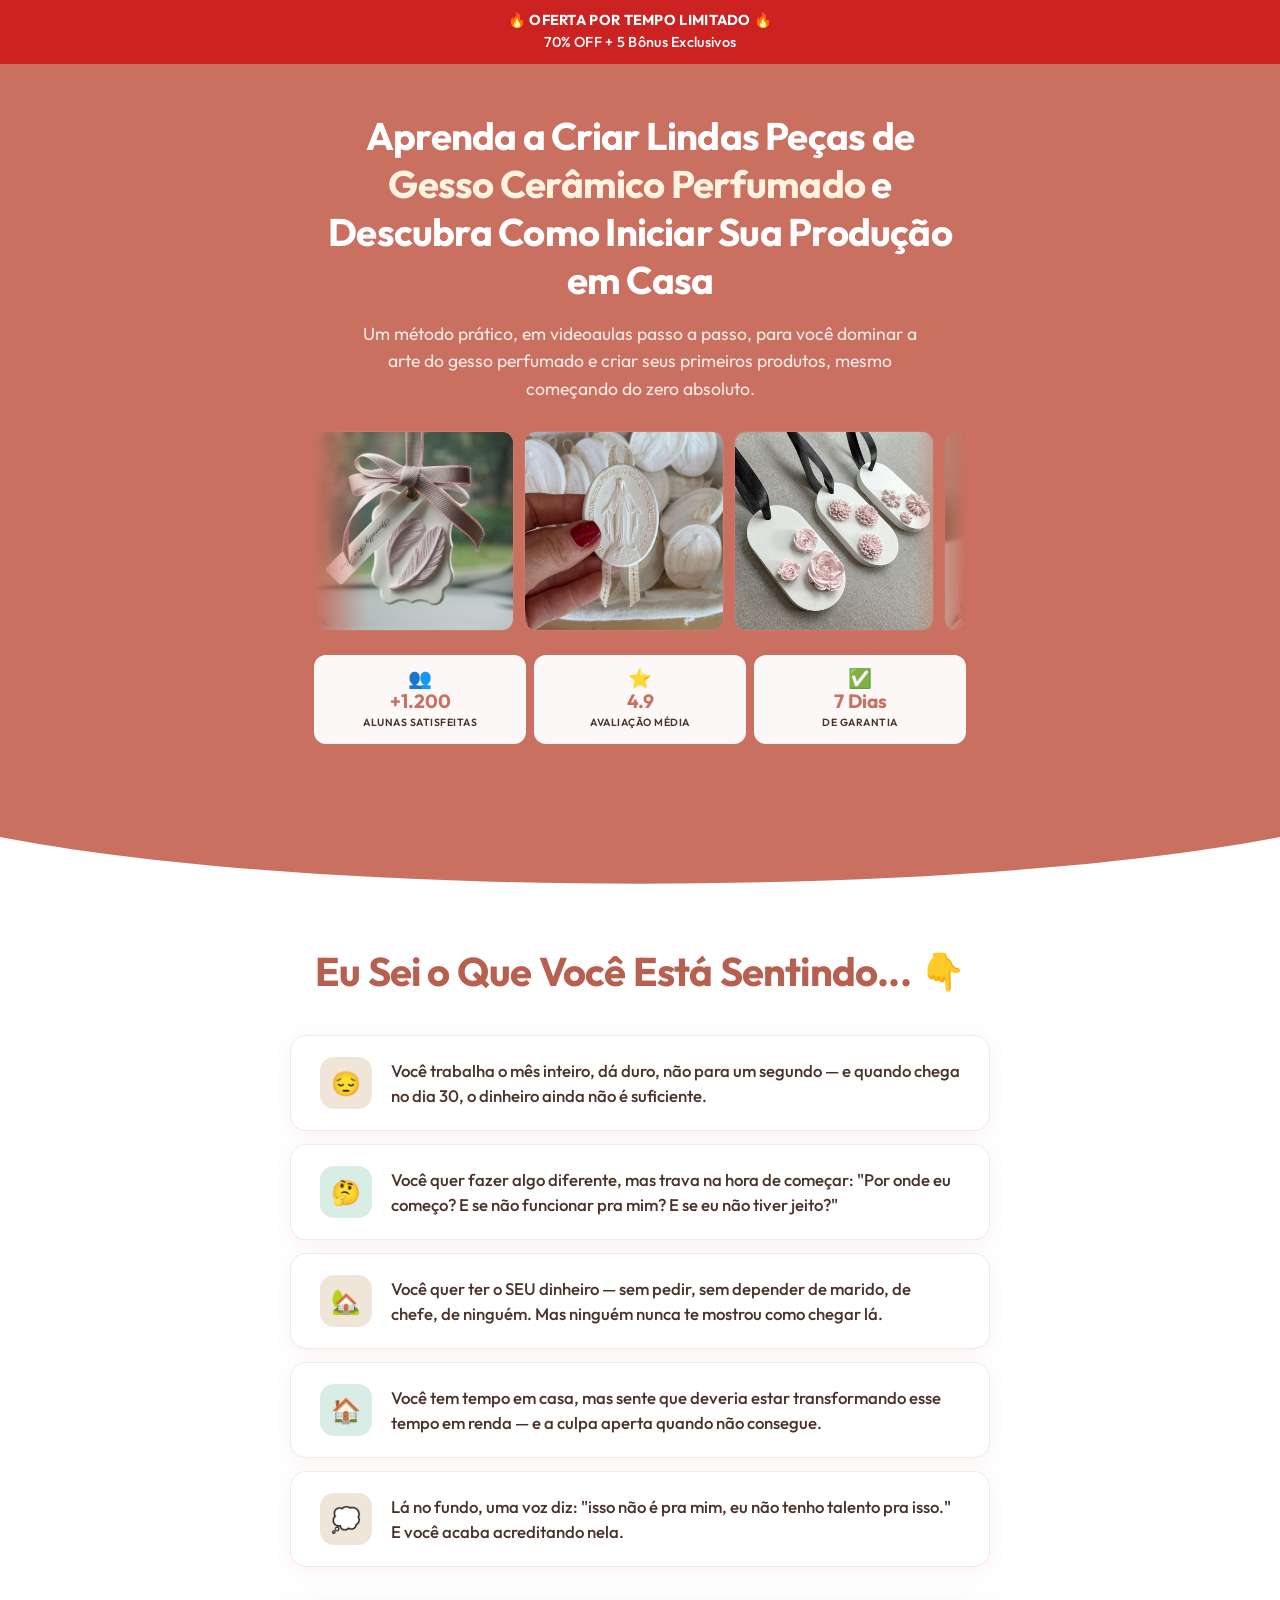
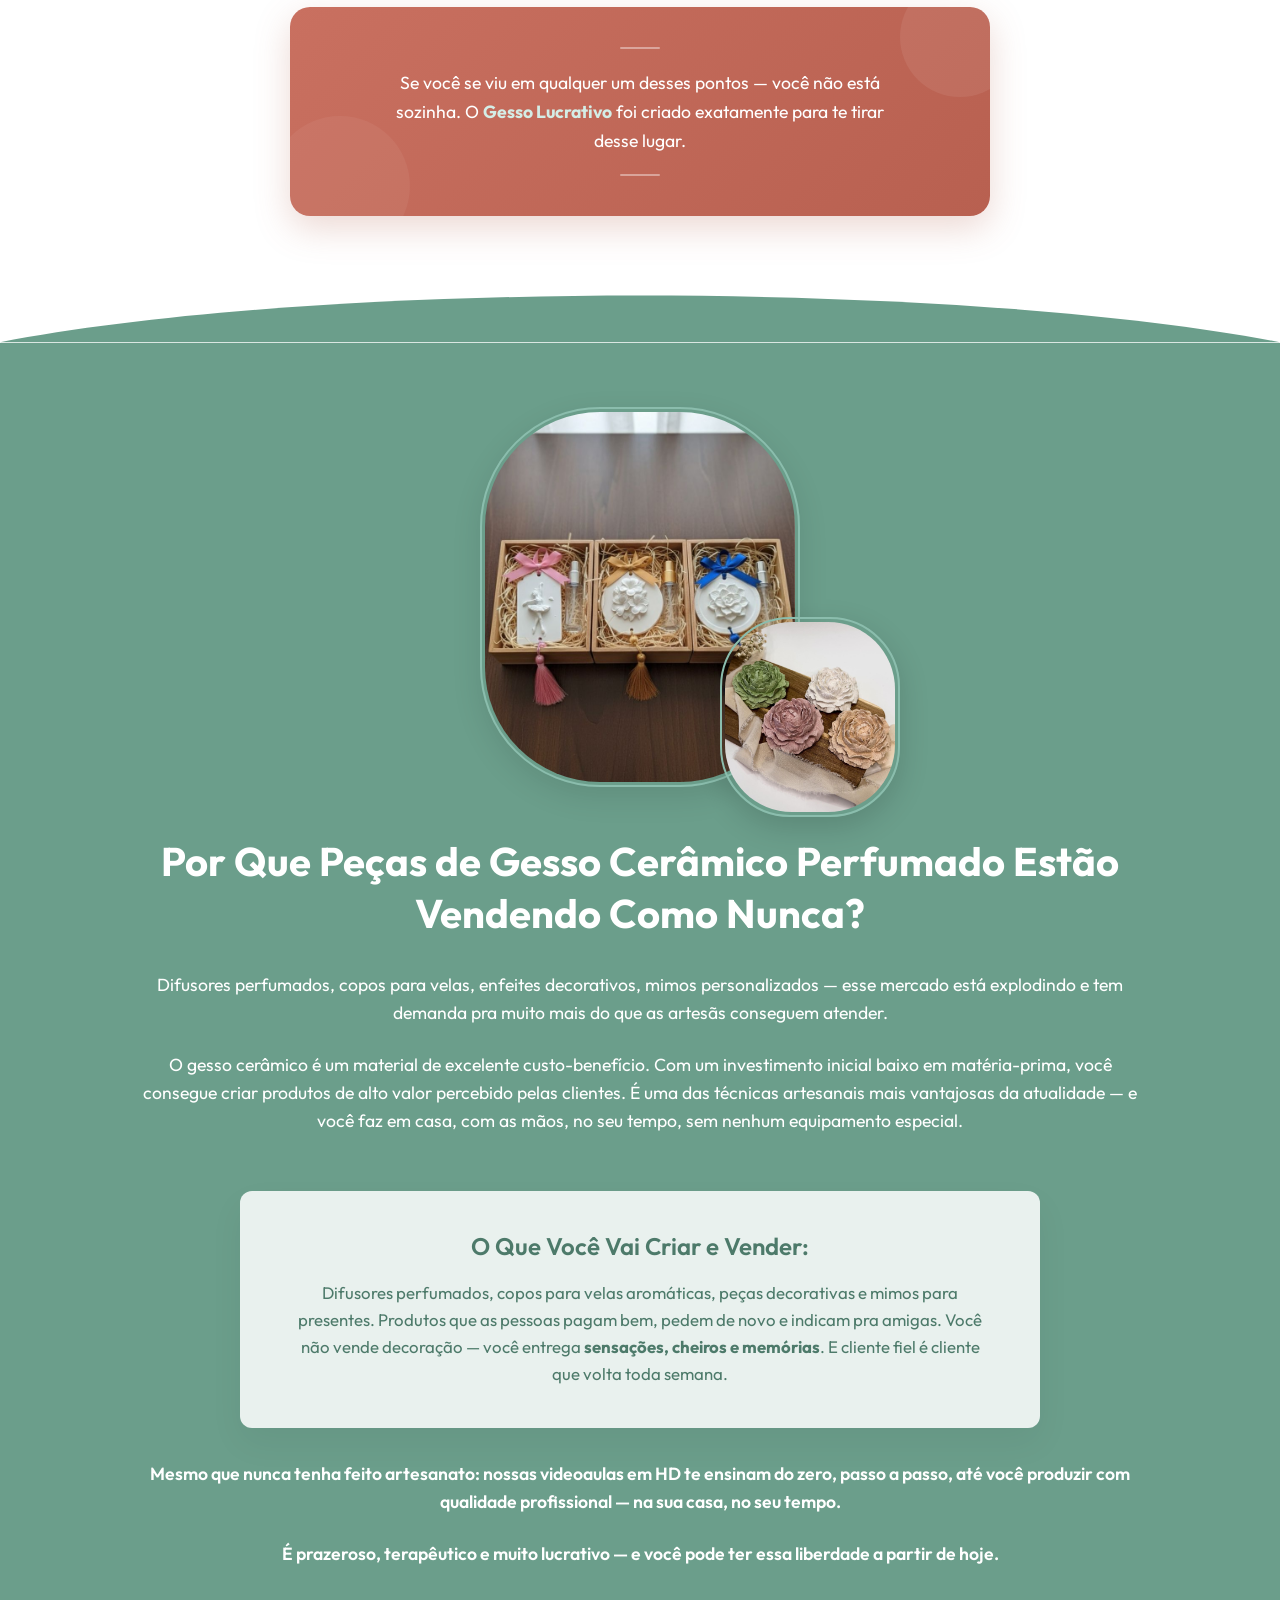
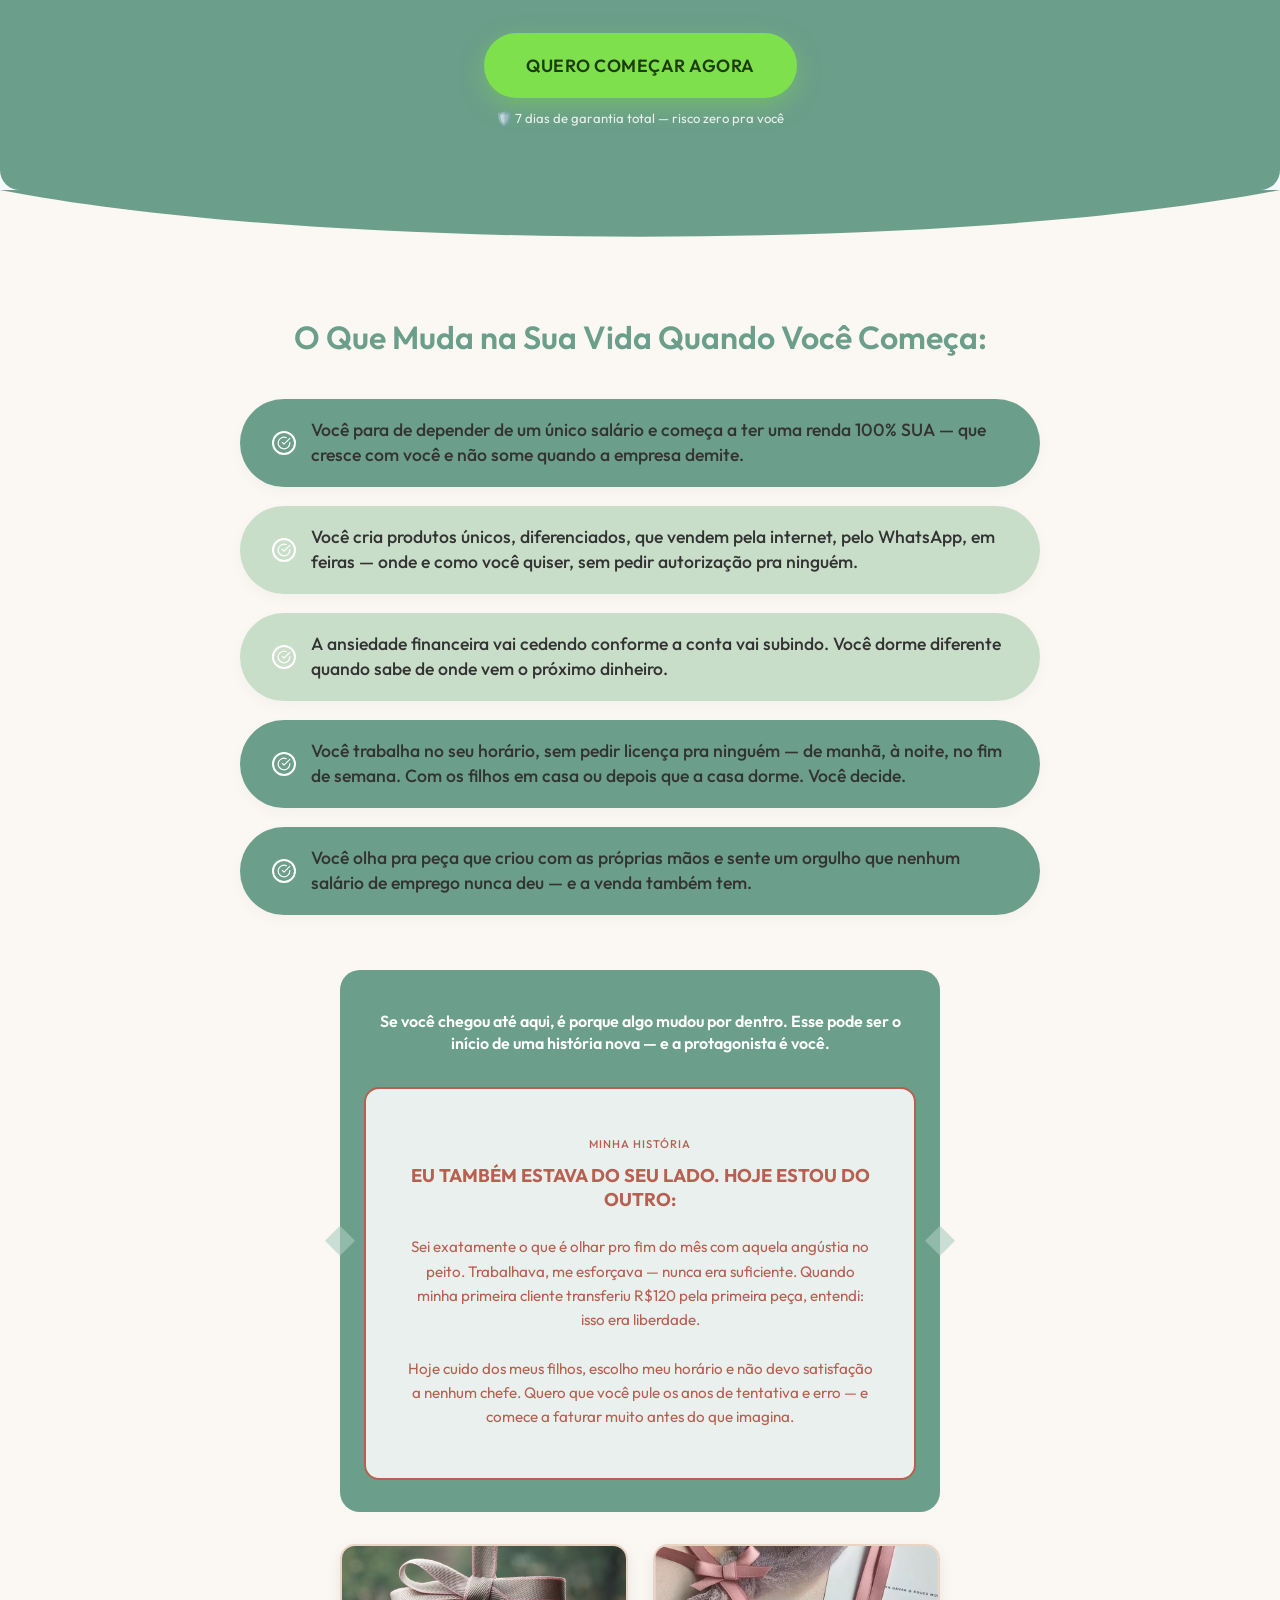
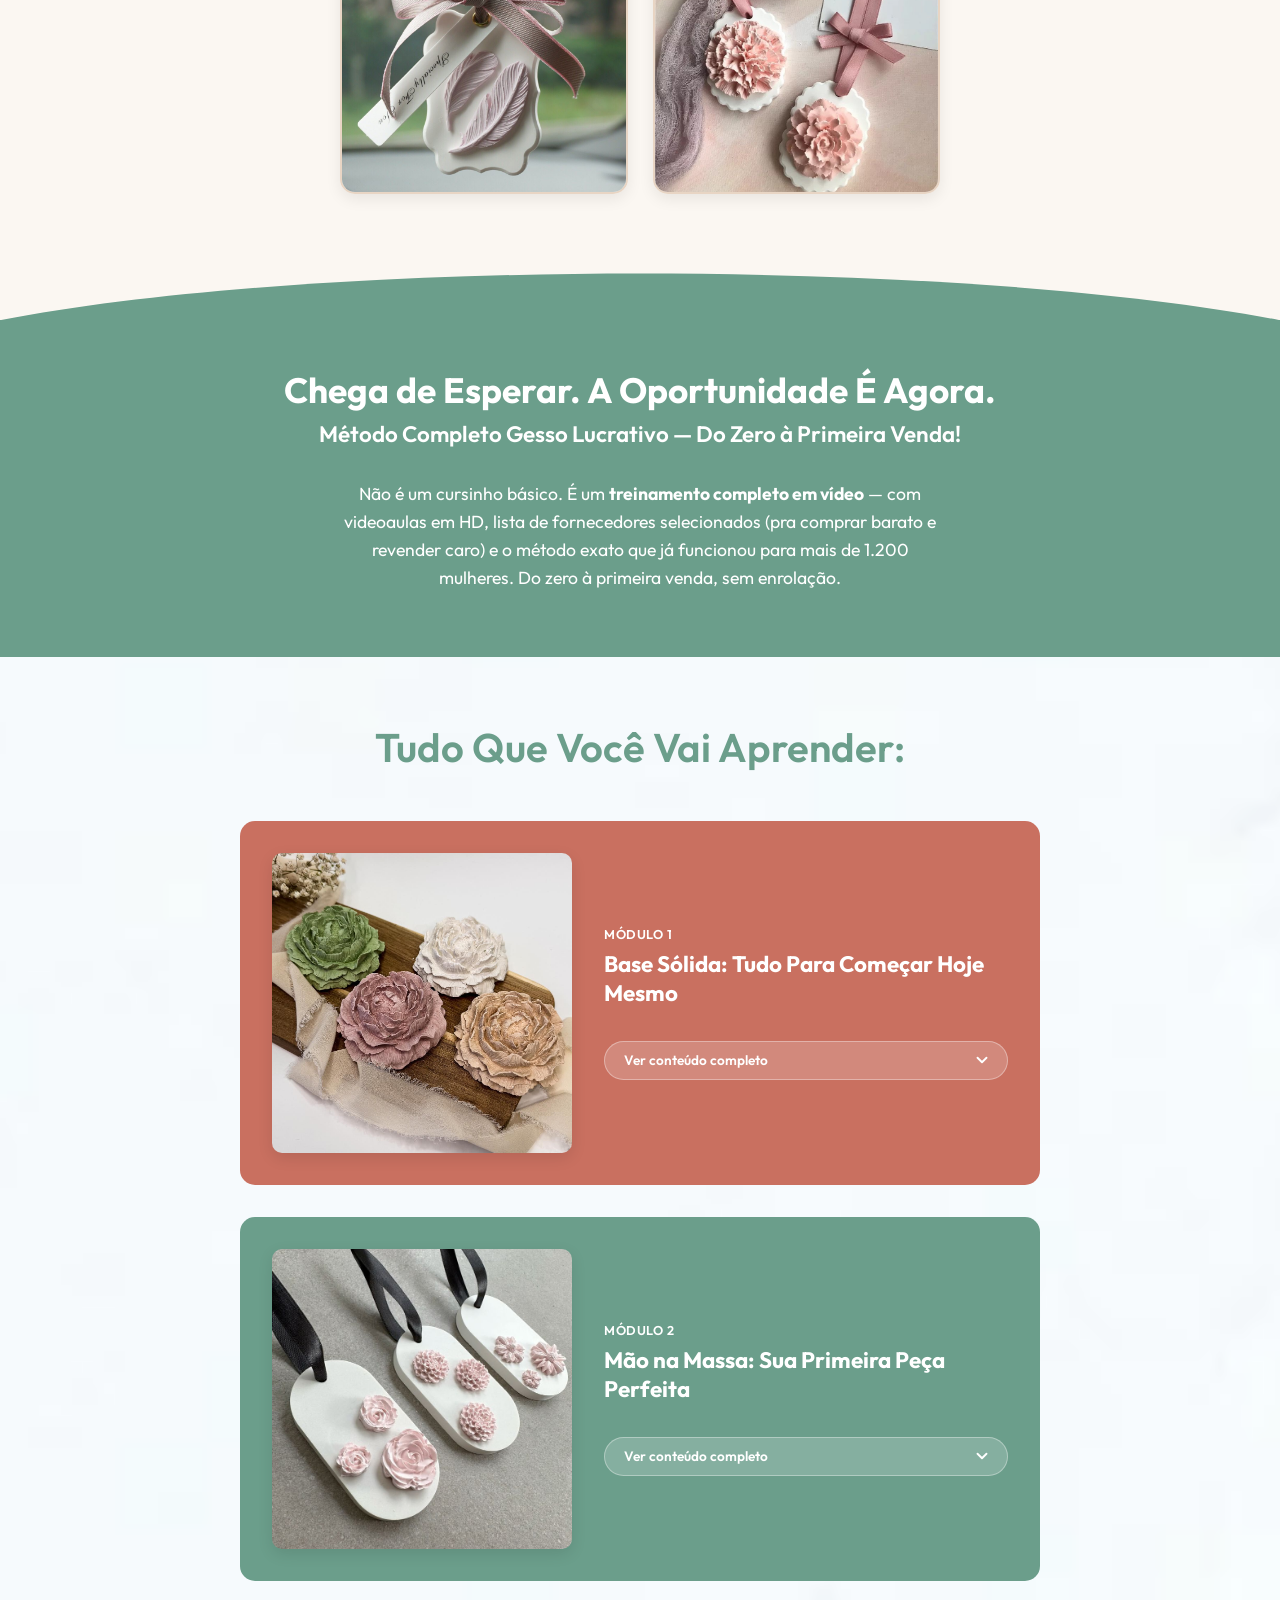
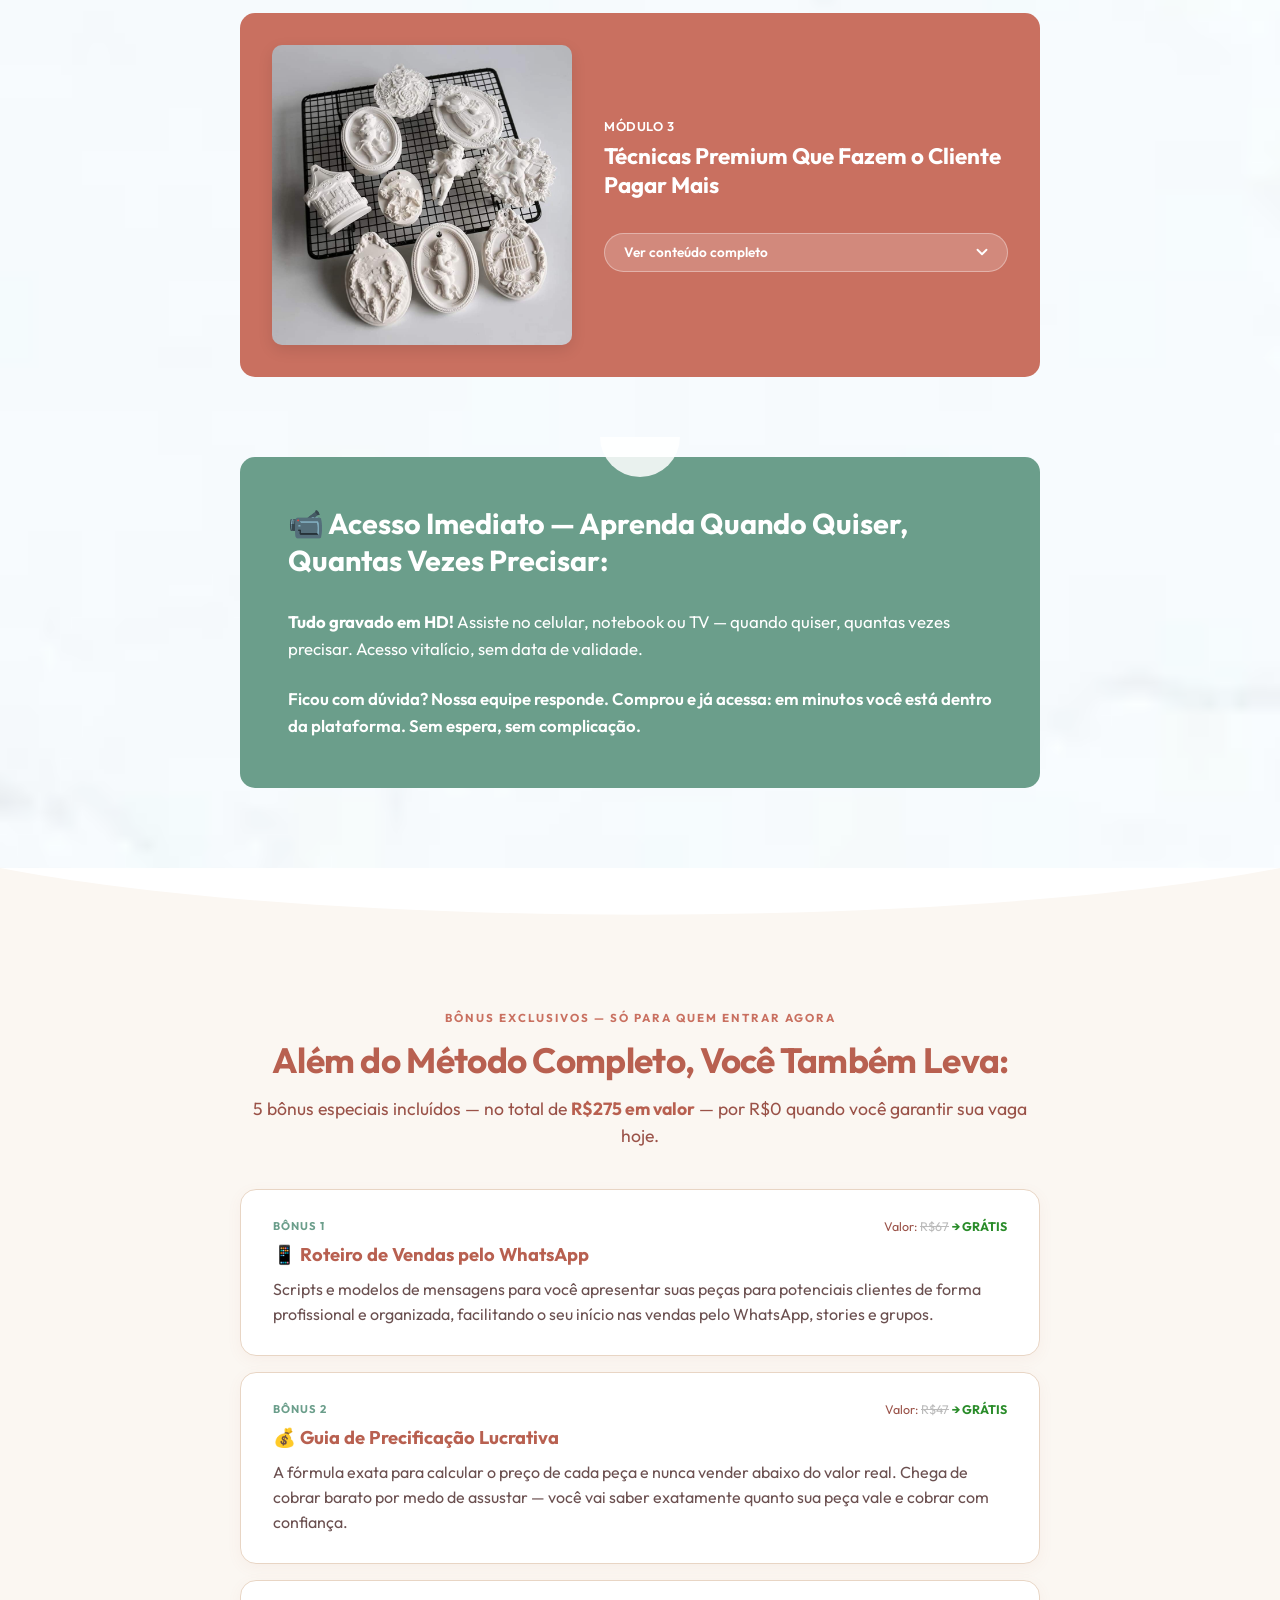
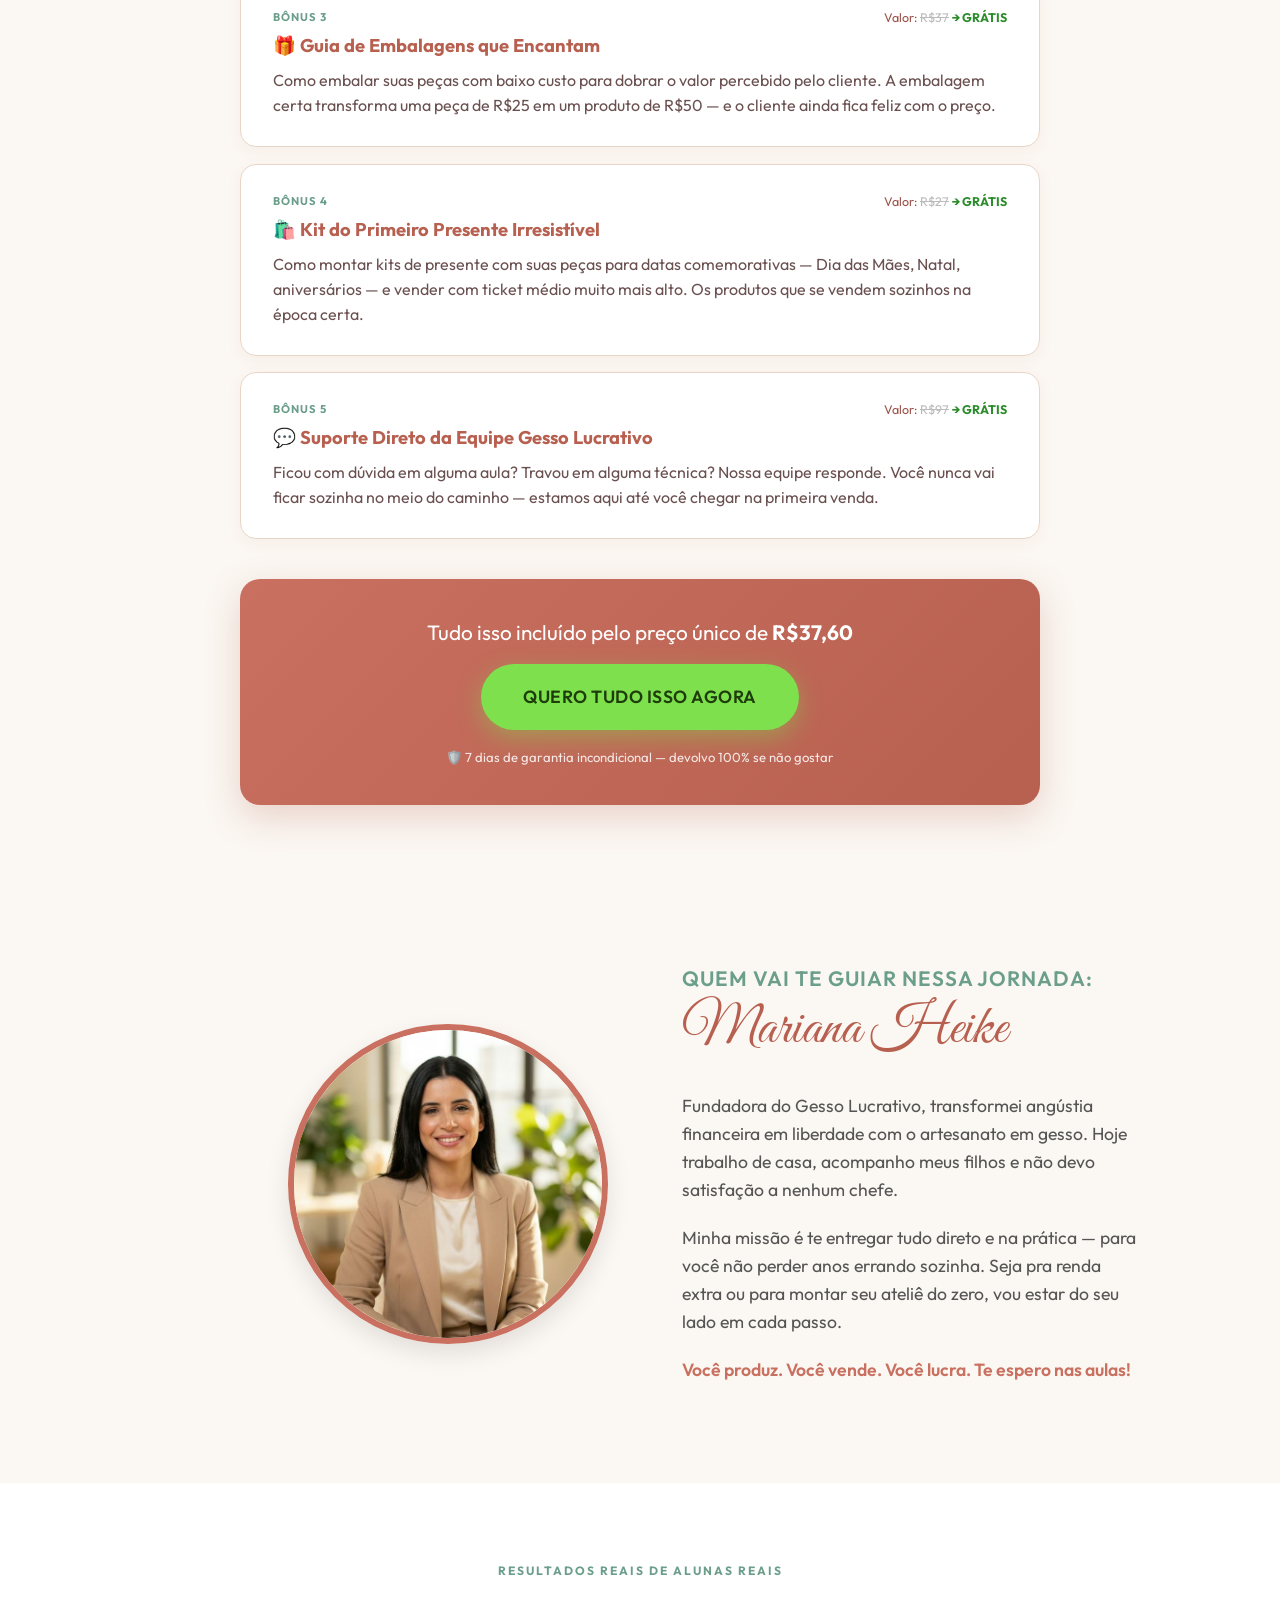
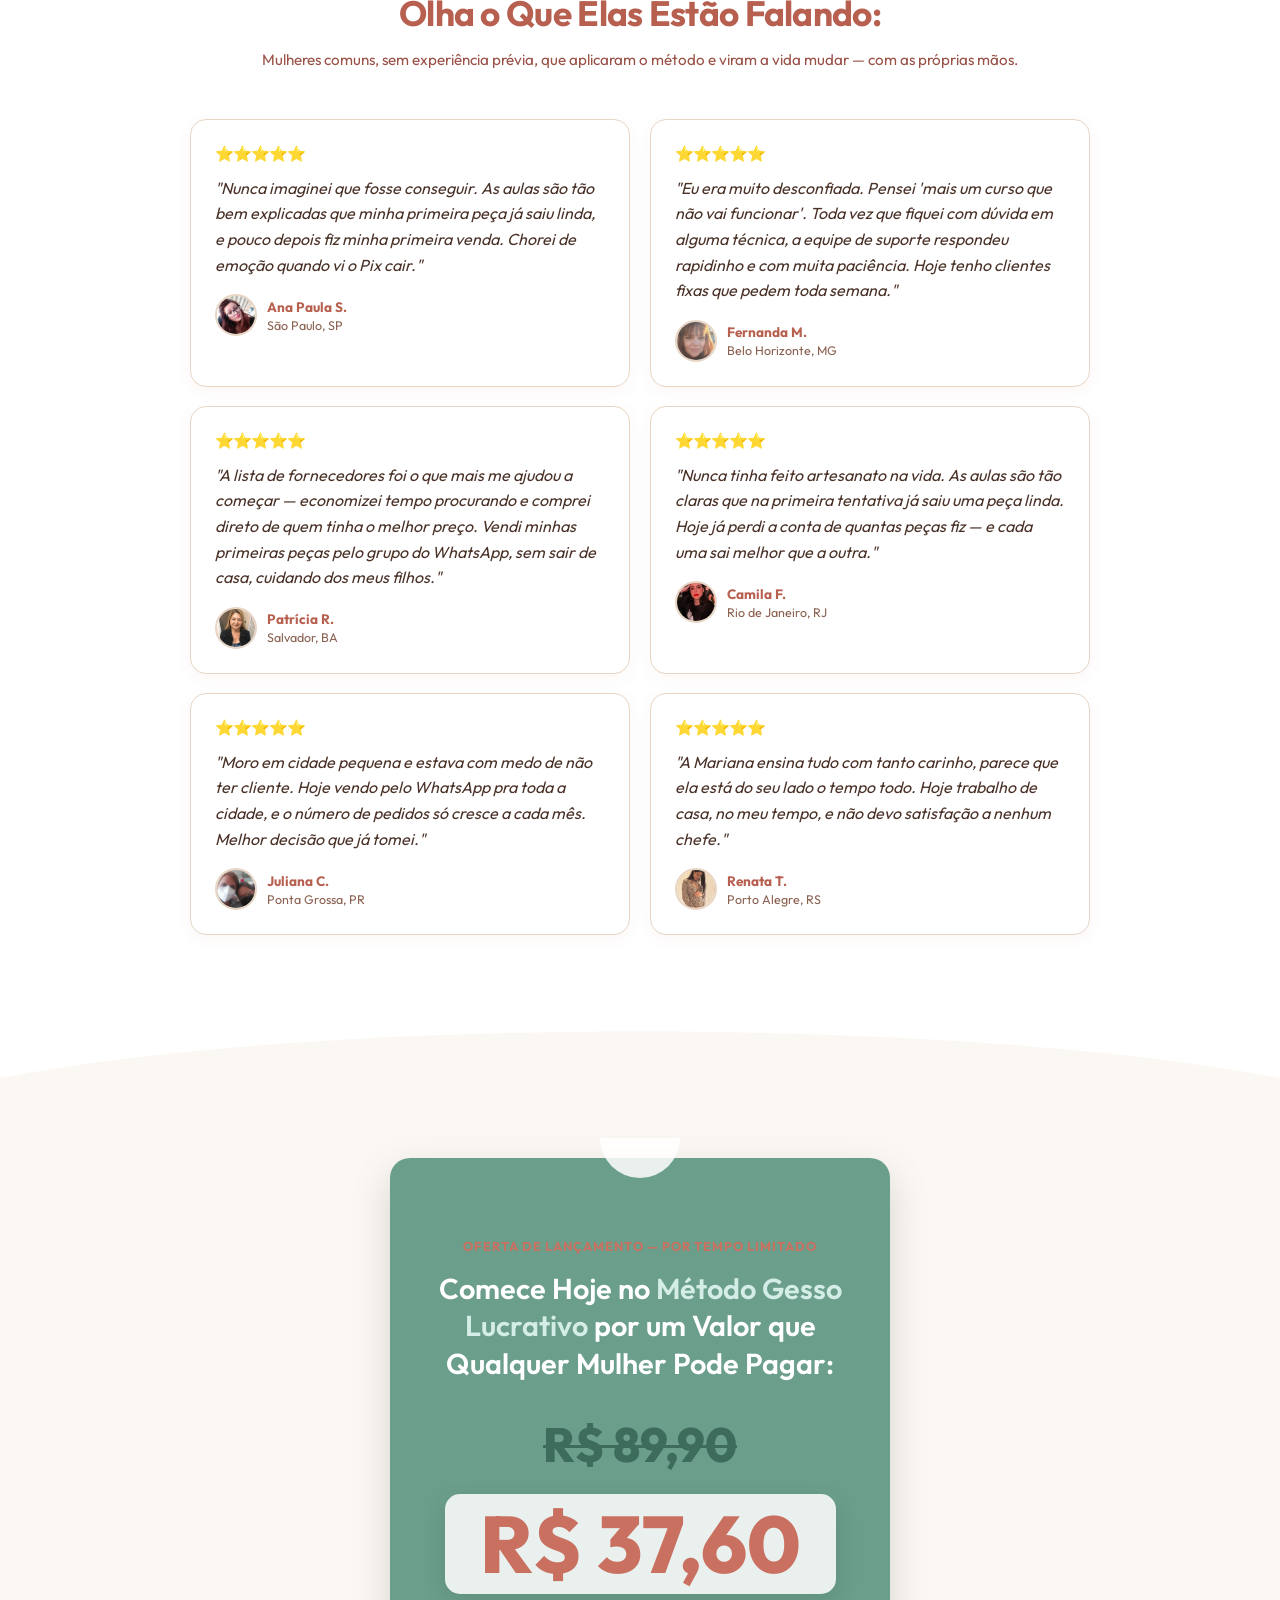
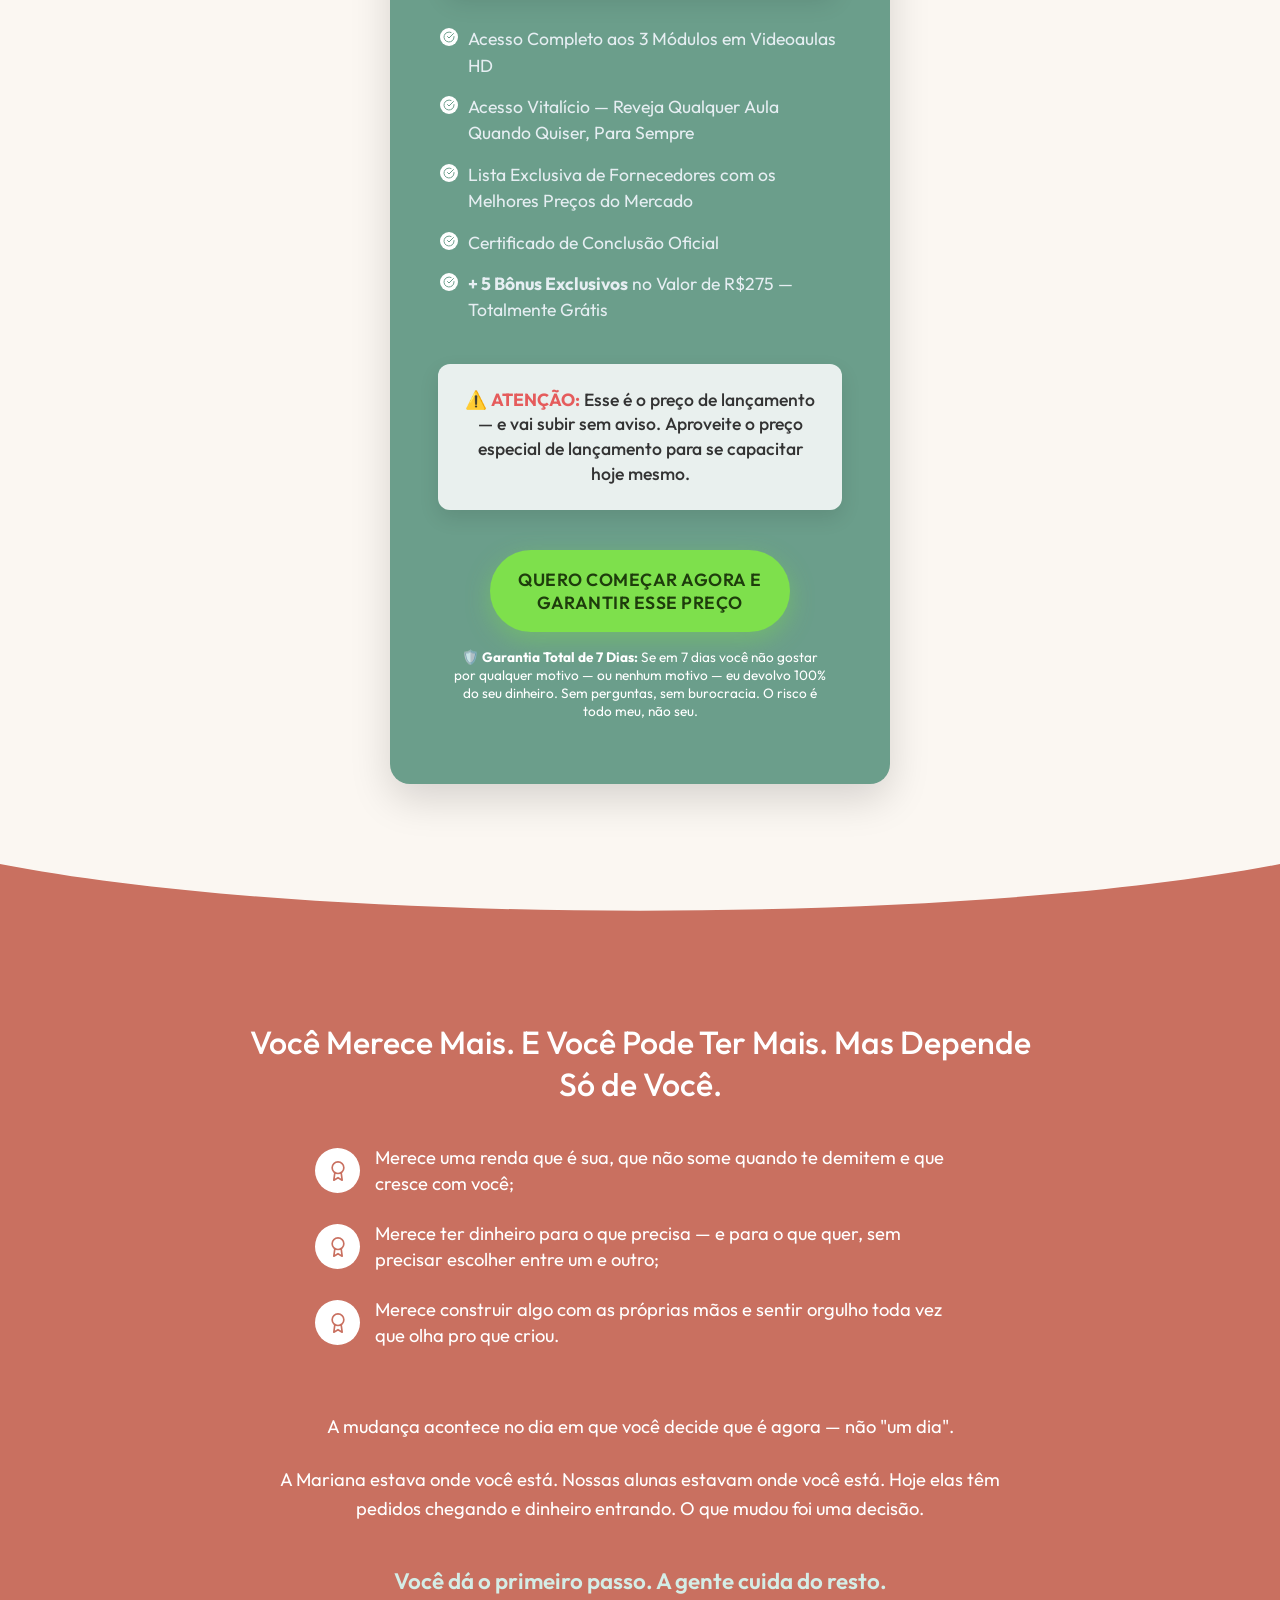
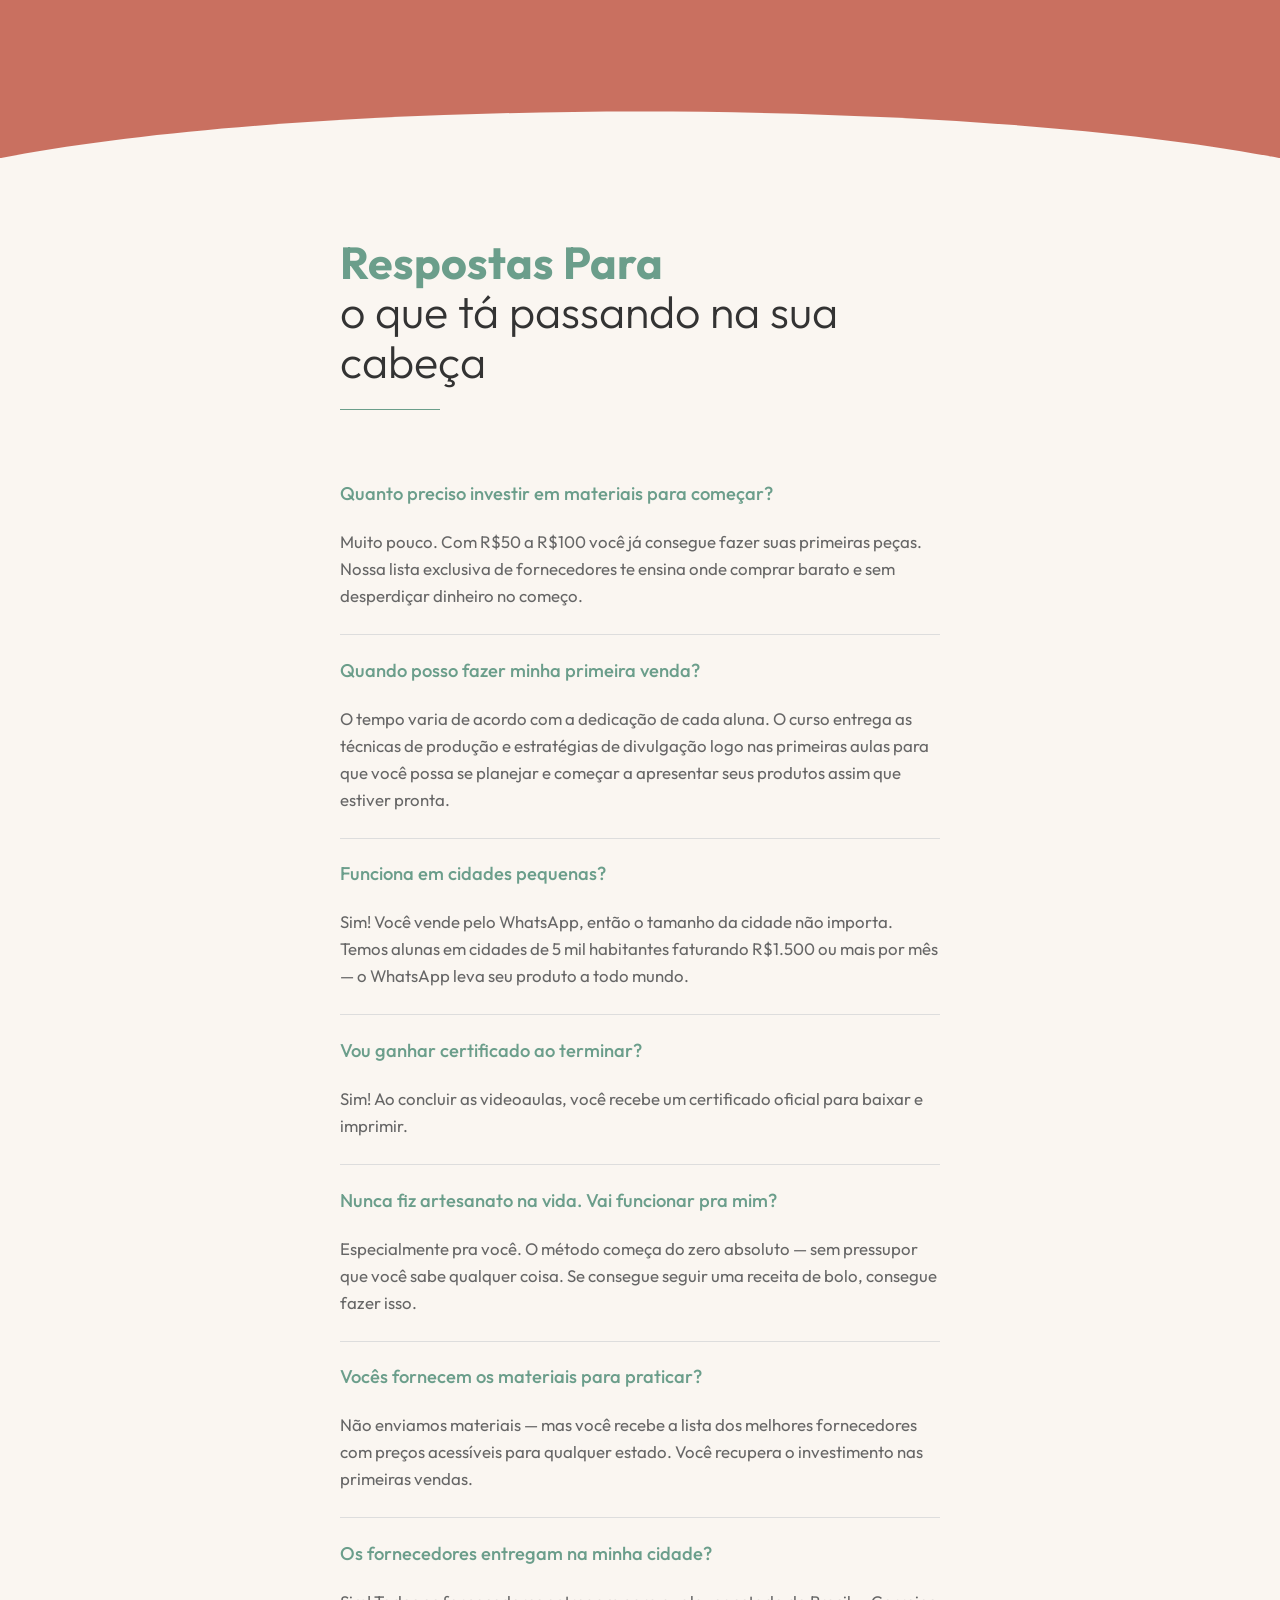
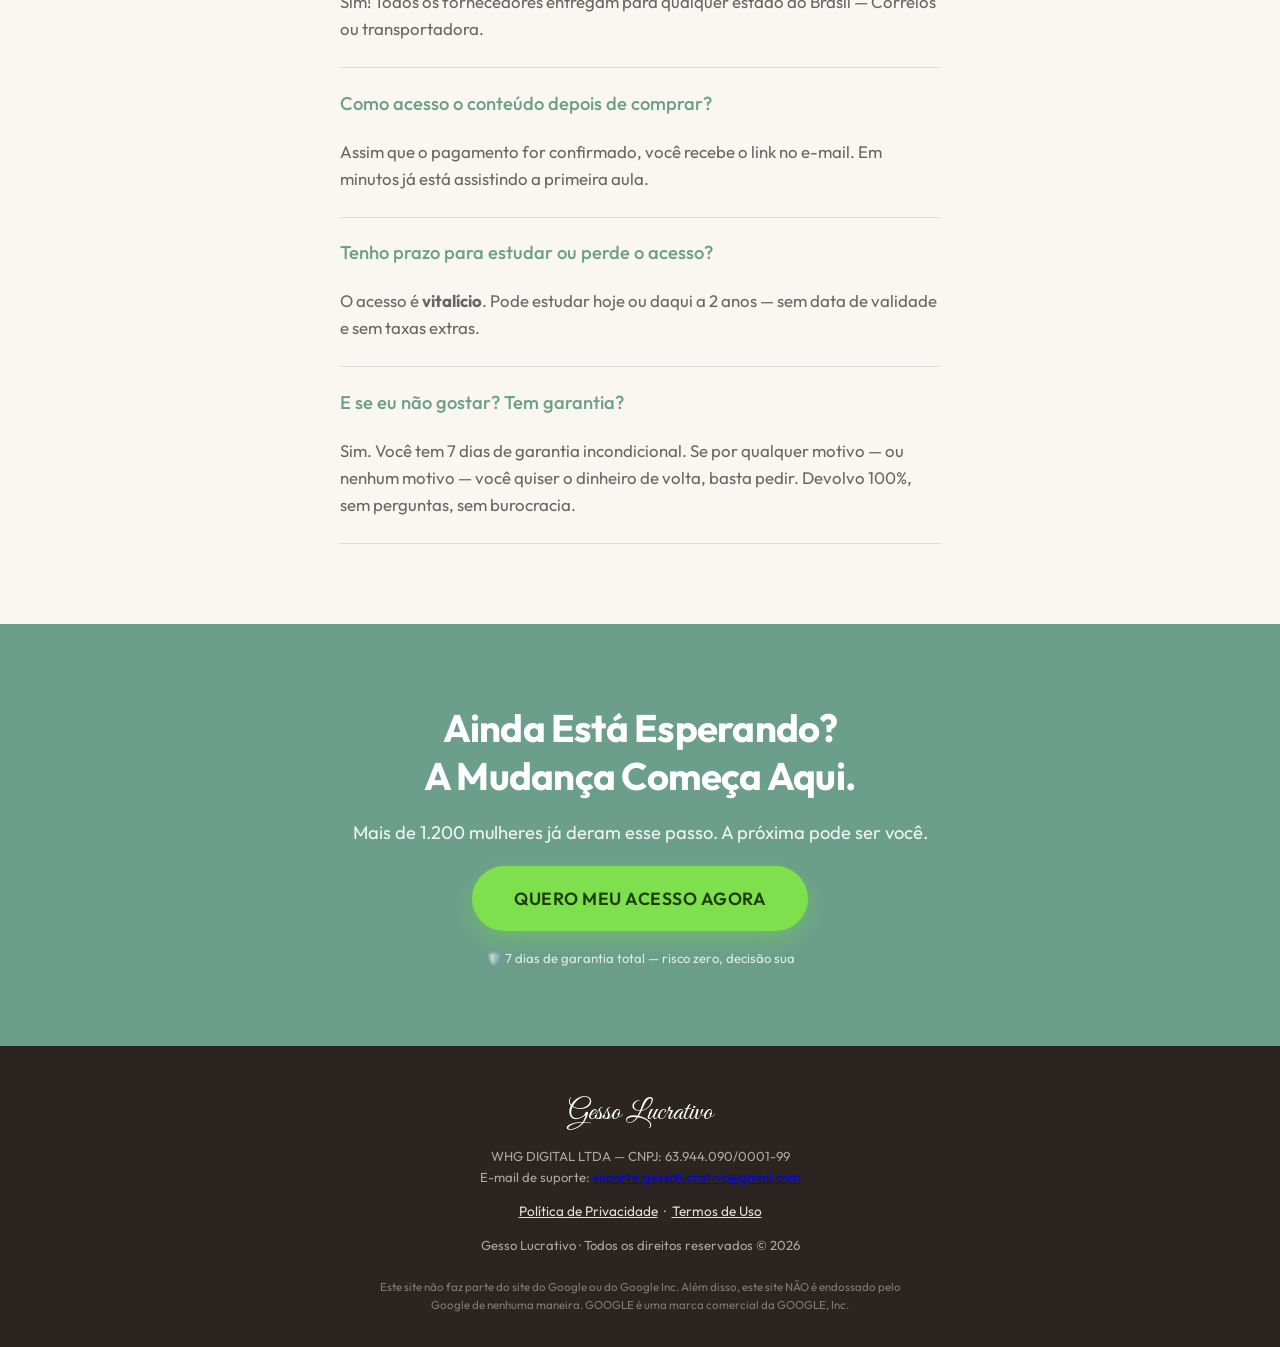
<file: index.html>
<!DOCTYPE html>
<html lang="pt-BR">

<head>
    <meta charset="UTF-8">
    <meta name="viewport" content="width=device-width, initial-scale=1.0">
    <title>Curso Gesso Lucrativo — Aprenda a Criar e Vender Peças de Gesso Cerâmico Passo a Passo</title>
    <meta name="description"
        content="Aprenda a criar peças de gesso cerâmico perfumado e vender pelo WhatsApp — do zero, em casa. Método passo a passo em vídeo. Sem experiência. Sem equipamentos caros.">

    <link rel="preload" href="styles.css" as="style" onload="this.onload=null;this.rel='stylesheet'">
    <noscript><link rel="stylesheet" href="styles.css"></noscript>

    <!-- Google tag (gtag.js) -->
    <script async src="https://www.googletagmanager.com/gtag/js?id=AW-17878229873"></script>
    <script>
      window.dataLayer = window.dataLayer || [];
      function gtag(){dataLayer.push(arguments);}
      gtag('js', new Date());
    
      gtag('config', 'AW-17878229873');
    </script>

    <!-- Event snippet for VIZUALIZAÇÂO DE PAGINA conversion page -->
    <script>
      gtag('event', 'conversion', {
          'send_to': 'AW-17878229873/5dEvCMPPxcwcEPHGgM1C',
          'value': 1.0,
          'currency': 'BRL'
      });
    </script>


    <link rel="preconnect" href="https://fonts.googleapis.com">
    <link rel="preconnect" href="https://fonts.gstatic.com" crossorigin>
    <link rel="preload" href="https://fonts.googleapis.com/css2?family=Outfit:wght@300;400;500;600;700&display=swap" as="style" onload="this.onload=null;this.rel='stylesheet'">
    <link rel="preload" href="https://fonts.googleapis.com/css2?family=Great+Vibes&display=swap" as="style" onload="this.onload=null;this.rel='stylesheet'">
    <noscript>
        <link href="https://fonts.googleapis.com/css2?family=Outfit:wght@300;400;500;600;700&display=swap" rel="stylesheet">
        <link href="https://fonts.googleapis.com/css2?family=Great+Vibes&display=swap" rel="stylesheet">
    </noscript>


    <script>
      window.googlePixelId = "6a4c1e05381ccf303dd4b5ba";
      var a = document.createElement("script");
      a.setAttribute("async", "");
      a.setAttribute("defer", "");
      a.setAttribute("src", "https://cdn.utmify.com.br/scripts/pixel/pixel-google.js");
      document.head.appendChild(a);
    </script>

    <script
      src="https://cdn.utmify.com.br/scripts/utms/latest.js"
      data-utmify-prevent-xcod-sck
      data-utmify-prevent-subids
      async
      defer
    ></script>

    <!-- Privacy-friendly analytics by Plausible -->
    <script async src="https://plausible.io/js/pa-EmL6nwF2u0BfGCeo75Et-.js"></script>
    <script>
      window.plausible=window.plausible||function(){(plausible.q=plausible.q||[]).push(arguments)},plausible.init=plausible.init||function(i){plausible.o=i||{}};
      plausible.init()
    </script>


</head>

<body>

    <!-- ═══════════════════════════════════════════
         BARRA DE ANÚNCIO
    ═══════════════════════════════════════════ -->
    <div class="announcement-bar">
        🔥 <strong>OFERTA POR TEMPO LIMITADO</strong> 🔥<br>
        70% OFF + 5 Bônus Exclusivos
    </div>

    <!-- ═══════════════════════════════════════════
         SEÇÃO 1: HERO (DARK)
    ═══════════════════════════════════════════ -->
    <section class="hero-section hero-dark">
        <div class="hero-container">

            <h1 class="headline-dark">
                Aprenda a Criar Lindas Peças de <span class="headline-highlight">Gesso Cerâmico Perfumado</span> e Descubra Como Iniciar Sua Produção em Casa
            </h1>

            <p class="subheadline-dark">
                Um método prático, em videoaulas passo a passo, para você dominar a arte do gesso perfumado e criar seus primeiros produtos, mesmo começando do zero absoluto.
            </p>

            <!-- Carrossel de fotos dos produtos -->
            <div class="hero-carousel">
                <div class="hero-carousel-track">
                    <div class="hero-carousel-item"><img src="images/gesso7.jpg" alt="Peça de gesso"></div>
                    <div class="hero-carousel-item"><img src="images/gesso9.jpg" alt="Peça de gesso"></div>
                    <div class="hero-carousel-item"><img src="images/gesso6.jpg" alt="Peça de gesso"></div>
                    <div class="hero-carousel-item"><img src="images/gesso2.jpg" alt="Peça de gesso"></div>
                    <div class="hero-carousel-item"><img src="images/gesso8.jpg" alt="Peça de gesso"></div>
                    <div class="hero-carousel-item"><img src="images/gesso1.jpg" alt="Peça de gesso"></div>
                    <div class="hero-carousel-item"><img src="images/gesso4.jpg" alt="Peça de gesso"></div>
                    <div class="hero-carousel-item"><img src="images/gesso5.jpg" alt="Peça de gesso"></div>
                    <div class="hero-carousel-item"><img src="images/gesso3.jpg" alt="Peça de gesso"></div>
                    <!-- duplicado para loop contínuo -->
                    <div class="hero-carousel-item"><img src="images/gesso7.jpg" alt="Peça de gesso"></div>
                    <div class="hero-carousel-item"><img src="images/gesso9.jpg" alt="Peça de gesso"></div>
                    <div class="hero-carousel-item"><img src="images/gesso6.jpg" alt="Peça de gesso"></div>
                    <div class="hero-carousel-item"><img src="images/gesso2.jpg" alt="Peça de gesso"></div>
                    <div class="hero-carousel-item"><img src="images/gesso8.jpg" alt="Peça de gesso"></div>
                    <div class="hero-carousel-item"><img src="images/gesso1.jpg" alt="Peça de gesso"></div>
                    <div class="hero-carousel-item"><img src="images/gesso4.jpg" alt="Peça de gesso"></div>
                    <div class="hero-carousel-item"><img src="images/gesso5.jpg" alt="Peça de gesso"></div>
                    <div class="hero-carousel-item"><img src="images/gesso3.jpg" alt="Peça de gesso"></div>
                </div>
            </div>

            <!-- 3 cards de estatísticas -->
            <div class="hero-stats">
                <div class="stat-card">
                    <span class="stat-icon">👥</span>
                    <span class="stat-number">+1.200</span>
                    <span class="stat-label">ALUNAS SATISFEITAS</span>
                </div>
                <div class="stat-card">
                    <span class="stat-icon">⭐</span>
                    <span class="stat-number">4.9</span>
                    <span class="stat-label">AVALIAÇÃO MÉDIA</span>
                </div>
                <div class="stat-card">
                    <span class="stat-icon">✅</span>
                    <span class="stat-number">7 Dias</span>
                    <span class="stat-label">DE GARANTIA</span>
                </div>
            </div>

        </div>
    </section>

    <!-- Wave hero → dor -->
    <div class="wsep wsep-bg-dark">
        <svg viewBox="0 0 1440 70" preserveAspectRatio="none" xmlns="http://www.w3.org/2000/svg">
            <path fill="#ffffff" d="M0,0 C360,70 1080,70 1440,0 L1440,70 L0,70 Z"/>
        </svg>
    </div>

    <!-- ═══════════════════════════════════════════
         SEÇÃO 2: IDENTIFICAÇÃO / DOR
    ═══════════════════════════════════════════ -->
    <section class="pain-section">
        <div class="pain-container">
            <div class="pain-header">
                <h2 class="pain-title">Eu Sei o Que Você Está Sentindo...</h2>
                <span class="pain-hand">👇</span>
            </div>

            <div class="pain-list">
                <div class="pain-card">
                    <div class="pain-icon-wrap pain-icon-rose"><span>😔</span></div>
                    <p>Você trabalha o mês inteiro, dá duro, não para um segundo — e quando chega no dia 30, o dinheiro ainda não é suficiente.</p>
                </div>
                <div class="pain-card">
                    <div class="pain-icon-wrap pain-icon-blue"><span>🤔</span></div>
                    <p>Você quer fazer algo diferente, mas trava na hora de começar: "Por onde eu começo? E se não funcionar pra mim? E se eu não tiver jeito?"</p>
                </div>
                <div class="pain-card">
                    <div class="pain-icon-wrap pain-icon-rose"><span>🏡</span></div>
                    <p>Você quer ter o SEU dinheiro — sem pedir, sem depender de marido, de chefe, de ninguém. Mas ninguém nunca te mostrou como chegar lá.</p>
                </div>
                <div class="pain-card">
                    <div class="pain-icon-wrap pain-icon-blue"><span>🏠</span></div>
                    <p>Você tem tempo em casa, mas sente que deveria estar transformando esse tempo em renda — e a culpa aperta quando não consegue.</p>
                </div>
                <div class="pain-card">
                    <div class="pain-icon-wrap pain-icon-rose"><span>💭</span></div>
                    <p>Lá no fundo, uma voz diz: "isso não é pra mim, eu não tenho talento pra isso." E você acaba acreditando nela.</p>
                </div>
            </div>

            <div class="pain-closing-box">
                <div class="pain-closing-line"></div>
                <p>Se você se viu em qualquer um desses pontos — você não está sozinha. O <strong>Gesso Lucrativo</strong> foi criado exatamente para te tirar desse lugar.</p>
                <div class="pain-closing-line"></div>
            </div>
        </div>
    </section>

    <!-- Wave dor → info (azul) -->
    <div class="wsep wsep-bg-white">
        <svg viewBox="0 0 1440 70" preserveAspectRatio="none" xmlns="http://www.w3.org/2000/svg">
            <path fill="#6B9E8B" d="M0,70 C360,0 1080,0 1440,70 L1440,70 L0,70 Z"/>
        </svg>
    </div>

    <!-- ═══════════════════════════════════════════
         SEÇÃO 4: POR QUE GESSO VENDE TANTO
    ═══════════════════════════════════════════ -->
    <section class="info-section">
        <div class="info-container">
            <div class="info-images-wrapper">
                <div class="info-main-image">
                    <img src="images/gesso4.jpg" alt="Difusor de gesso perfumado">
                </div>
                <div class="info-overlap-image">
                    <img src="images/gesso5.jpg" alt="Vela em concha de gesso">
                </div>
            </div>

            <h2 class="info-title">Por Que Peças de Gesso Cerâmico Perfumado Estão Vendendo Como Nunca?</h2>

            <p class="info-text">Difusores perfumados, copos para velas, enfeites decorativos, mimos personalizados — esse mercado está explodindo e tem demanda pra muito mais do que as artesãs conseguem atender.</p>

            <p class="info-text">O gesso cerâmico é um material de excelente custo-benefício. Com um investimento inicial baixo em matéria-prima, você consegue criar produtos de alto valor percebido pelas clientes. É uma das técnicas artesanais mais vantajosas da atualidade — e você faz em casa, com as mãos, no seu tempo, sem nenhum equipamento especial.</p>

            <div class="info-card">
                <h3 class="card-title">O Que Você Vai Criar e Vender:</h3>
                <p class="card-text">Difusores perfumados, copos para velas aromáticas, peças decorativas e mimos para presentes. Produtos que as pessoas pagam bem, pedem de novo e indicam pra amigas. Você não vende decoração — você entrega <strong>sensações, cheiros e memórias</strong>. E cliente fiel é cliente que volta toda semana.</p>
            </div>

            <p class="info-text bold-text">Mesmo que nunca tenha feito artesanato: nossas videoaulas em HD te ensinam do zero, passo a passo, até você produzir com qualidade profissional — na sua casa, no seu tempo.</p>

            <p class="info-text bold-text">É prazeroso, terapêutico e muito lucrativo — e você pode ter essa liberdade a partir de hoje.</p>

            <div class="mid-cta-wrapper">
                <a href="#payment" class="cta-button">QUERO COMEÇAR AGORA</a>
                <p class="mid-cta-guarantee">🛡️ 7 dias de garantia total — risco zero pra você</p>
            </div>
        </div>
    </section>

    <!-- Wave info → oportunidades -->
    <div class="wsep wsep-bg-blue">
        <svg viewBox="0 0 1440 70" preserveAspectRatio="none" xmlns="http://www.w3.org/2000/svg">
            <path fill="#FBF7F2" d="M0,0 C360,70 1080,70 1440,0 L1440,70 L0,70 Z"/>
        </svg>
    </div>

    <!-- ═══════════════════════════════════════════
         SEÇÃO 5: O QUE MUDA NA SUA VIDA
    ═══════════════════════════════════════════ -->
    <section class="opportunities-section">
        <div class="opp-container">
            <h2 class="opp-title">O Que Muda na Sua Vida Quando Você Começa:</h2>

            <div class="opp-list">
                <div class="opp-item opp-blue">
                    <span class="opp-icon">
                        <svg viewBox="0 0 24 24" fill="none" stroke="currentColor" stroke-width="2" stroke-linecap="round" stroke-linejoin="round">
                            <path d="M22 11.08V12a10 10 0 1 1-5.93-9.14"></path>
                            <polyline points="22 4 12 14.01 9 11.01"></polyline>
                        </svg>
                    </span>
                    <p class="opp-text">Você para de depender de um único salário e começa a ter uma renda 100% SUA — que cresce com você e não some quando a empresa demite.</p>
                </div>
                <div class="opp-item opp-pink">
                    <span class="opp-icon">
                        <svg viewBox="0 0 24 24" fill="none" stroke="currentColor" stroke-width="2" stroke-linecap="round" stroke-linejoin="round">
                            <path d="M22 11.08V12a10 10 0 1 1-5.93-9.14"></path>
                            <polyline points="22 4 12 14.01 9 11.01"></polyline>
                        </svg>
                    </span>
                    <p class="opp-text">Você cria produtos únicos, diferenciados, que vendem pela internet, pelo WhatsApp, em feiras — onde e como você quiser, sem pedir autorização pra ninguém.</p>
                </div>
                <div class="opp-item opp-pink">
                    <span class="opp-icon">
                        <svg viewBox="0 0 24 24" fill="none" stroke="currentColor" stroke-width="2" stroke-linecap="round" stroke-linejoin="round">
                            <path d="M22 11.08V12a10 10 0 1 1-5.93-9.14"></path>
                            <polyline points="22 4 12 14.01 9 11.01"></polyline>
                        </svg>
                    </span>
                    <p class="opp-text">A ansiedade financeira vai cedendo conforme a conta vai subindo. Você dorme diferente quando sabe de onde vem o próximo dinheiro.</p>
                </div>
                <div class="opp-item opp-blue">
                    <span class="opp-icon">
                        <svg viewBox="0 0 24 24" fill="none" stroke="currentColor" stroke-width="2" stroke-linecap="round" stroke-linejoin="round">
                            <path d="M22 11.08V12a10 10 0 1 1-5.93-9.14"></path>
                            <polyline points="22 4 12 14.01 9 11.01"></polyline>
                        </svg>
                    </span>
                    <p class="opp-text">Você trabalha no seu horário, sem pedir licença pra ninguém — de manhã, à noite, no fim de semana. Com os filhos em casa ou depois que a casa dorme. Você decide.</p>
                </div>
                <div class="opp-item opp-blue">
                    <span class="opp-icon">
                        <svg viewBox="0 0 24 24" fill="none" stroke="currentColor" stroke-width="2" stroke-linecap="round" stroke-linejoin="round">
                            <path d="M22 11.08V12a10 10 0 1 1-5.93-9.14"></path>
                            <polyline points="22 4 12 14.01 9 11.01"></polyline>
                        </svg>
                    </span>
                    <p class="opp-text">Você olha pra peça que criou com as próprias mãos e sente um orgulho que nenhum salário de emprego nunca deu — e a venda também tem.</p>
                </div>
            </div>

            <!-- História da Mariana -->
            <div class="story-wrapper">
                <div class="story-blue-bg">
                    <div class="story-bg-text">
                        <p>Se você chegou até aqui, é porque algo mudou por dentro. Esse pode ser o início de uma história nova — e a protagonista é você.</p>
                    </div>
                    <div class="story-white-card">
                        <p class="story-tinytitle">MINHA HISTÓRIA</p>
                        <h3 class="story-main-title">EU TAMBÉM ESTAVA DO SEU LADO. HOJE ESTOU DO OUTRO:</h3>
                        <p class="story-paragraph">
                            Sei exatamente o que é olhar pro fim do mês com aquela angústia no peito. Trabalhava, me esforçava — nunca era suficiente. Quando minha primeira cliente transferiu R$120 pela primeira peça, entendi: isso era liberdade.
                        </p>
                        <p class="story-paragraph">
                            Hoje cuido dos meus filhos, escolho meu horário e não devo satisfação a nenhum chefe. Quero que você pule os anos de tentativa e erro — e comece a faturar muito antes do que imagina.
                        </p>
                    </div>
                </div>
                <div class="story-bottom-images">
                    <div class="s-img-img">
                        <img src="images/gesso7.jpg" alt="Peça de gesso produzida em casa">
                    </div>
                    <div class="s-img-img">
                        <img src="images/gesso8.jpg" alt="Artesanato em gesso lucrativo">
                    </div>
                </div>
            </div>
        </div>
    </section>

    <!-- Wave oportunidades → módulos -->
    <div class="wsep wsep-bg-rose">
        <svg viewBox="0 0 1440 70" preserveAspectRatio="none" xmlns="http://www.w3.org/2000/svg">
            <path fill="#6B9E8B" d="M0,70 C360,0 1080,0 1440,70 L1440,70 L0,70 Z"/>
        </svg>
    </div>

    <!-- ═══════════════════════════════════════════
         SEÇÃO 6: MÓDULOS
    ═══════════════════════════════════════════ -->
    <section class="modules-section">
        <div class="mod-intro-wrapper">
            <h2 class="mod-intro-title">Chega de Esperar. A Oportunidade É Agora.</h2>
            <h3 class="mod-intro-subtitle">Método Completo Gesso Lucrativo — Do Zero à Primeira Venda!</h3>
            <p class="mod-intro-text">Não é um cursinho básico. É um <strong>treinamento completo em vídeo</strong> — com videoaulas em HD, lista de fornecedores selecionados (pra comprar barato e revender caro) e o método exato que já funcionou para mais de 1.200 mulheres. Do zero à primeira venda, sem enrolação.</p>
        </div>

        <div class="modules-container">
            <h2 class="modules-main-title">Tudo Que Você Vai Aprender:</h2>

            <div class="mod-card mod-pink">
                <div class="mod-img">
                    <img src="images/gesso5.jpg" alt="Módulo 1 — Base">
                </div>
                <div class="mod-text-content">
                    <p class="mod-number">MÓDULO 1</p>
                    <h4 class="mod-name">Base Sólida: Tudo Para Começar Hoje Mesmo</h4>
                    <button class="mod-toggle" aria-expanded="false">
                        <span class="mod-toggle-text">Ver conteúdo completo</span>
                        <svg class="mod-toggle-icon" viewBox="0 0 24 24" fill="none" stroke="currentColor" stroke-width="2.5" stroke-linecap="round" stroke-linejoin="round"><polyline points="6 9 12 15 18 9"></polyline></svg>
                    </button>
                    <ul class="mod-list mod-list-collapsible">
                        <li>Como Montar Seu Cantinho de Trabalho Sem Gastar Quase Nada</li>
                        <li>Quais Moldes Comprar Primeiro (Sem Desperdiçar Dinheiro)</li>
                        <li>Cálculo de Matéria-Prima: Produza Sabendo Exatamente Seu Lucro</li>
                        <li>Nossa Lista Exclusiva de Fornecedores com Preços Baixos</li>
                        <li>Materiais Essenciais: O Que Comprar Antes de Mais Nada</li>
                    </ul>
                </div>
            </div>

            <div class="mod-card mod-blue">
                <div class="mod-img">
                    <img src="images/gesso6.jpg" alt="Módulo 2 — Técnica">
                </div>
                <div class="mod-text-content">
                    <p class="mod-number">MÓDULO 2</p>
                    <h4 class="mod-name">Mão na Massa: Sua Primeira Peça Perfeita</h4>
                    <button class="mod-toggle" aria-expanded="false">
                        <span class="mod-toggle-text">Ver conteúdo completo</span>
                        <svg class="mod-toggle-icon" viewBox="0 0 24 24" fill="none" stroke="currentColor" stroke-width="2.5" stroke-linecap="round" stroke-linejoin="round"><polyline points="6 9 12 15 18 9"></polyline></svg>
                    </button>
                    <ul class="mod-list mod-list-collapsible">
                        <li>O Ponto Certo: Como Preparar a Mistura Sem Errar</li>
                        <li>Aromatização: Quanto Usar Para a Fragrância Durar Muito Mais</li>
                        <li>Como Eliminar Bolhas (O Erro Que Arruína Quem Não Sabe)</li>
                        <li>Desmoldagem Perfeita: O Segredo de Uma Peça Impecável</li>
                        <li>Tempo de Secagem: Não Deixe a Pressa Estragar o Resultado</li>
                        <li>Acabamento Profissional: Lixamento e Polimento que Impressionam</li>
                        <li>Dicas de Decoração que Valorizam e Aumentam o Preço de Venda</li>
                        <li>Verniz e Proteção: O Que Separa uma Peça Amadora da Profissional</li>
                    </ul>
                </div>
            </div>

            <div class="mod-card mod-pink">
                <div class="mod-img">
                    <img src="images/gesso3.jpg" alt="Módulo 3 — Premium">
                </div>
                <div class="mod-text-content">
                    <p class="mod-number">MÓDULO 3</p>
                    <h4 class="mod-name">Técnicas Premium Que Fazem o Cliente Pagar Mais</h4>
                    <button class="mod-toggle" aria-expanded="false">
                        <span class="mod-toggle-text">Ver conteúdo completo</span>
                        <svg class="mod-toggle-icon" viewBox="0 0 24 24" fill="none" stroke="currentColor" stroke-width="2.5" stroke-linecap="round" stroke-linejoin="round"><polyline points="6 9 12 15 18 9"></polyline></svg>
                    </button>
                    <ul class="mod-list mod-list-collapsible">
                        <li>Coloração na Massa: Peças Coloridas que Encantam e Vendem Mais</li>
                        <li>Pigmentação em Pó e Líquido: Resultados que Param o Coração</li>
                        <li>Efeito Mármore com Mica: A Técnica que Dobra o Preço de Venda</li>
                        <li>Copos para Velas Aromáticas: Um dos Produtos que Mais Vende</li>
                        <li>Laço Duplo Perfeito: O Acabamento que as Clientes Amam e Pagam Bem</li>
                        <li>Peças com Espelhos: Para Vender em Decoração Premium</li>
                        <li>Tags e Enfeites para Pendurar: Perfeitos para Presentes e Datas</li>
                        <li>Personalização com Miçangas: O Toque Final que Encanta e Fideliza</li>
                        <li>Flores Cerâmicas Aromatizadas: Um Hit nas Feiras e no WhatsApp</li>
                        <li>Difusores de Ambiente: Produto Campeão em Recompra</li>
                        <li>Tassels e Cordões Decorativos: Detalhes que Justificam o Preço</li>
                        <li>Ímãs Criativos: Baixo Custo, Alta Saída, Lucro Garantido</li>
                        <li>Flores Secas Estilo Botânico: A Tendência que Não Para de Vender</li>
                        <li>Texturas Diferentes: Como Criar Peças Únicas que Não Existem no Mercado</li>
                    </ul>
                </div>
            </div>

            <div class="digital-format-box">
                <h3 class="digital-title">📹 Acesso Imediato — Aprenda Quando Quiser, Quantas Vezes Precisar:</h3>
                <p class="digital-text"><strong>Tudo gravado em HD!</strong> Assiste no celular, notebook ou TV — quando quiser, quantas vezes precisar. Acesso vitalício, sem data de validade.</p>
                <p class="digital-text">Ficou com dúvida? Nossa equipe responde. Comprou e já acessa: em minutos você está dentro da plataforma. Sem espera, sem complicação.</p>
            </div>
        </div>
    </section>

    <!-- Wave módulos → bônus -->
    <div class="wsep wsep-bg-white">
        <svg viewBox="0 0 1440 70" preserveAspectRatio="none" xmlns="http://www.w3.org/2000/svg">
            <path fill="#FBF7F2" d="M0,0 C360,70 1080,70 1440,0 L1440,70 L0,70 Z"/>
        </svg>
    </div>

    <!-- ═══════════════════════════════════════════
         SEÇÃO 7: BÔNUS
    ═══════════════════════════════════════════ -->
    <section class="bonuses-section">
        <div class="bonuses-container">
            <p class="bonuses-eyebrow">BÔNUS EXCLUSIVOS — SÓ PARA QUEM ENTRAR AGORA</p>
            <h2 class="bonuses-title">Além do Método Completo, Você Também Leva:</h2>
            <p class="bonuses-subtitle">5 bônus especiais incluídos — no total de <strong>R$275 em valor</strong> — por R$0 quando você garantir sua vaga hoje.</p>

            <div class="bonuses-list">
                <div class="bonus-card">
                    <div class="bonus-header">
                        <span class="bonus-number">BÔNUS 1</span>
                        <span class="bonus-value">Valor: <s>R$67</s> <strong>→ GRÁTIS</strong></span>
                    </div>
                    <h4 class="bonus-name">📱 Roteiro de Vendas pelo WhatsApp</h4>
                    <p class="bonus-desc">Scripts e modelos de mensagens para você apresentar suas peças para potenciais clientes de forma profissional e organizada, facilitando o seu início nas vendas pelo WhatsApp, stories e grupos.</p>
                </div>

                <div class="bonus-card">
                    <div class="bonus-header">
                        <span class="bonus-number">BÔNUS 2</span>
                        <span class="bonus-value">Valor: <s>R$47</s> <strong>→ GRÁTIS</strong></span>
                    </div>
                    <h4 class="bonus-name">💰 Guia de Precificação Lucrativa</h4>
                    <p class="bonus-desc">A fórmula exata para calcular o preço de cada peça e nunca vender abaixo do valor real. Chega de cobrar barato por medo de assustar — você vai saber exatamente quanto sua peça vale e cobrar com confiança.</p>
                </div>

                <div class="bonus-card">
                    <div class="bonus-header">
                        <span class="bonus-number">BÔNUS 3</span>
                        <span class="bonus-value">Valor: <s>R$37</s> <strong>→ GRÁTIS</strong></span>
                    </div>
                    <h4 class="bonus-name">🎁 Guia de Embalagens que Encantam</h4>
                    <p class="bonus-desc">Como embalar suas peças com baixo custo para dobrar o valor percebido pelo cliente. A embalagem certa transforma uma peça de R$25 em um produto de R$50 — e o cliente ainda fica feliz com o preço.</p>
                </div>

                <div class="bonus-card">
                    <div class="bonus-header">
                        <span class="bonus-number">BÔNUS 4</span>
                        <span class="bonus-value">Valor: <s>R$27</s> <strong>→ GRÁTIS</strong></span>
                    </div>
                    <h4 class="bonus-name">🛍️ Kit do Primeiro Presente Irresistível</h4>
                    <p class="bonus-desc">Como montar kits de presente com suas peças para datas comemorativas — Dia das Mães, Natal, aniversários — e vender com ticket médio muito mais alto. Os produtos que se vendem sozinhos na época certa.</p>
                </div>

                <div class="bonus-card">
                    <div class="bonus-header">
                        <span class="bonus-number">BÔNUS 5</span>
                        <span class="bonus-value">Valor: <s>R$97</s> <strong>→ GRÁTIS</strong></span>
                    </div>
                    <h4 class="bonus-name">💬 Suporte Direto da Equipe Gesso Lucrativo</h4>
                    <p class="bonus-desc">Ficou com dúvida em alguma aula? Travou em alguma técnica? Nossa equipe responde. Você nunca vai ficar sozinha no meio do caminho — estamos aqui até você chegar na primeira venda.</p>
                </div>
            </div>

            <div class="bonuses-total">
                <p class="bonuses-total-text">Tudo isso incluído pelo preço único de <strong>R$37,60</strong></p>
                <a href="#payment" class="cta-button">QUERO TUDO ISSO AGORA</a>
                <p class="bonuses-guarantee">🛡️ 7 dias de garantia incondicional — devolvo 100% se não gostar</p>
            </div>
        </div>
    </section>

    <!-- ═══════════════════════════════════════════
         SEÇÃO 8: AUTORA
    ═══════════════════════════════════════════ -->
    <section class="author-section">
        <div class="author-container">
            <div class="author-image-wrapper">
                <div class="author-img-shape">
                    <img src="images/author_claudia.png" alt="Mariana Heike — Fundadora do Gesso Lucrativo">
                </div>
            </div>
            <div class="author-content">
                <h2 class="author-title">Quem Vai te Guiar Nessa Jornada:</h2>
                <h3 class="author-name">Mariana Heike</h3>
                <p class="author-text">Fundadora do Gesso Lucrativo, transformei angústia financeira em liberdade com o artesanato em gesso. Hoje trabalho de casa, acompanho meus filhos e não devo satisfação a nenhum chefe.</p>
                <p class="author-text">Minha missão é te entregar tudo direto e na prática — para você não perder anos errando sozinha. Seja pra renda extra ou para montar seu ateliê do zero, vou estar do seu lado em cada passo.</p>
                <p class="author-text bold-text">Você produz. Você vende. Você lucra. Te espero nas aulas!</p>
            </div>
        </div>
    </section>


    <!-- ═══════════════════════════════════════════
         SEÇÃO 10: DEPOIMENTOS (CARDS DE TEXTO)
    ═══════════════════════════════════════════ -->
    <section class="testimonials-section">
        <div class="testimonials-container">
            <p class="testimonials-eyebrow">RESULTADOS REAIS DE ALUNAS REAIS</p>
            <h2 class="testimonials-title">Olha o Que Elas Estão Falando:</h2>
            <p class="testimonials-subtitle">Mulheres comuns, sem experiência prévia, que aplicaram o método e viram a vida mudar — com as próprias mãos.</p>

            <div class="testimonials-grid">
                <div class="testimonial-card">
                    <div class="testimonial-stars">⭐⭐⭐⭐⭐</div>
                    <p class="testimonial-text">"Nunca imaginei que fosse conseguir. As aulas são tão bem explicadas que minha primeira peça já saiu linda, e pouco depois fiz minha primeira venda. Chorei de emoção quando vi o Pix cair."</p>
                    <div class="testimonial-author">
                        <img class="testimonial-avatar" src="images/aluna1.jpg" alt="Ana Paula S.">
                        <div class="testimonial-author-info">
                            <span class="testimonial-name">Ana Paula S.</span>
                            <span class="testimonial-location">São Paulo, SP</span>
                        </div>
                    </div>
                </div>

                <div class="testimonial-card">
                    <div class="testimonial-stars">⭐⭐⭐⭐⭐</div>
                    <p class="testimonial-text">"Eu era muito desconfiada. Pensei 'mais um curso que não vai funcionar'. Toda vez que fiquei com dúvida em alguma técnica, a equipe de suporte respondeu rapidinho e com muita paciência. Hoje tenho clientes fixas que pedem toda semana."</p>
                    <div class="testimonial-author">
                        <img class="testimonial-avatar" src="images/aluna2.jpg" alt="Fernanda M.">
                        <div class="testimonial-author-info">
                            <span class="testimonial-name">Fernanda M.</span>
                            <span class="testimonial-location">Belo Horizonte, MG</span>
                        </div>
                    </div>
                </div>

                <div class="testimonial-card">
                    <div class="testimonial-stars">⭐⭐⭐⭐⭐</div>
                    <p class="testimonial-text">"A lista de fornecedores foi o que mais me ajudou a começar — economizei tempo procurando e comprei direto de quem tinha o melhor preço. Vendi minhas primeiras peças pelo grupo do WhatsApp, sem sair de casa, cuidando dos meus filhos."</p>
                    <div class="testimonial-author">
                        <img class="testimonial-avatar" src="images/aluna3.jpg" alt="Patrícia R.">
                        <div class="testimonial-author-info">
                            <span class="testimonial-name">Patrícia R.</span>
                            <span class="testimonial-location">Salvador, BA</span>
                        </div>
                    </div>
                </div>

                <div class="testimonial-card">
                    <div class="testimonial-stars">⭐⭐⭐⭐⭐</div>
                    <p class="testimonial-text">"Nunca tinha feito artesanato na vida. As aulas são tão claras que na primeira tentativa já saiu uma peça linda. Hoje já perdi a conta de quantas peças fiz — e cada uma sai melhor que a outra."</p>
                    <div class="testimonial-author">
                        <img class="testimonial-avatar" src="images/aluna4.jpg" alt="Camila F.">
                        <div class="testimonial-author-info">
                            <span class="testimonial-name">Camila F.</span>
                            <span class="testimonial-location">Rio de Janeiro, RJ</span>
                        </div>
                    </div>
                </div>

                <div class="testimonial-card">
                    <div class="testimonial-stars">⭐⭐⭐⭐⭐</div>
                    <p class="testimonial-text">"Moro em cidade pequena e estava com medo de não ter cliente. Hoje vendo pelo WhatsApp pra toda a cidade, e o número de pedidos só cresce a cada mês. Melhor decisão que já tomei."</p>
                    <div class="testimonial-author">
                        <img class="testimonial-avatar" src="images/aluna5.jpg" alt="Juliana C.">
                        <div class="testimonial-author-info">
                            <span class="testimonial-name">Juliana C.</span>
                            <span class="testimonial-location">Ponta Grossa, PR</span>
                        </div>
                    </div>
                </div>

                <div class="testimonial-card">
                    <div class="testimonial-stars">⭐⭐⭐⭐⭐</div>
                    <p class="testimonial-text">"A Mariana ensina tudo com tanto carinho, parece que ela está do seu lado o tempo todo. Hoje trabalho de casa, no meu tempo, e não devo satisfação a nenhum chefe."</p>
                    <div class="testimonial-author">
                        <img class="testimonial-avatar" src="images/aluna6.jpg" alt="Renata T.">
                        <div class="testimonial-author-info">
                            <span class="testimonial-name">Renata T.</span>
                            <span class="testimonial-location">Porto Alegre, RS</span>
                        </div>
                    </div>
                </div>
            </div>
        </div>
    </section>

    <!-- Wave depoimentos → oferta -->
    <div class="wsep wsep-bg-white">
        <svg viewBox="0 0 1440 70" preserveAspectRatio="none" xmlns="http://www.w3.org/2000/svg">
            <path fill="#FBF7F2" d="M0,70 C360,0 1080,0 1440,70 L1440,70 L0,70 Z"/>
        </svg>
    </div>

    <!-- ═══════════════════════════════════════════
         SEÇÃO 11: OFERTA
    ═══════════════════════════════════════════ -->
    <section class="offer-section" id="payment">
        <div class="offer-container">
            <div class="offer-card">
                <p class="offer-subtitle">OFERTA DE LANÇAMENTO — POR TEMPO LIMITADO</p>
                <h2 class="offer-title">Comece Hoje no <span class="pink-highlight">Método Gesso Lucrativo</span> por um Valor que Qualquer Mulher Pode Pagar:</h2>

                <div class="price-area">
                    <p class="old-price">R$ 89,90</p>
                    <p class="new-price">R$ 37,60</p>
                </div>

                <ul class="offer-list">
                    <li>
                        <svg viewBox="0 0 24 24" fill="none" stroke="currentColor" stroke-width="2" stroke-linecap="round" stroke-linejoin="round">
                            <path d="M22 11.08V12a10 10 0 1 1-5.93-9.14"></path>
                            <polyline points="22 4 12 14.01 9 11.01"></polyline>
                        </svg>
                        <span>Acesso Completo aos 3 Módulos em Videoaulas HD</span>
                    </li>
                    <li>
                        <svg viewBox="0 0 24 24" fill="none" stroke="currentColor" stroke-width="2" stroke-linecap="round" stroke-linejoin="round">
                            <path d="M22 11.08V12a10 10 0 1 1-5.93-9.14"></path>
                            <polyline points="22 4 12 14.01 9 11.01"></polyline>
                        </svg>
                        <span>Acesso Vitalício — Reveja Qualquer Aula Quando Quiser, Para Sempre</span>
                    </li>
                    <li>
                        <svg viewBox="0 0 24 24" fill="none" stroke="currentColor" stroke-width="2" stroke-linecap="round" stroke-linejoin="round">
                            <path d="M22 11.08V12a10 10 0 1 1-5.93-9.14"></path>
                            <polyline points="22 4 12 14.01 9 11.01"></polyline>
                        </svg>
                        <span>Lista Exclusiva de Fornecedores com os Melhores Preços do Mercado</span>
                    </li>
                    <li>
                        <svg viewBox="0 0 24 24" fill="none" stroke="currentColor" stroke-width="2" stroke-linecap="round" stroke-linejoin="round">
                            <path d="M22 11.08V12a10 10 0 1 1-5.93-9.14"></path>
                            <polyline points="22 4 12 14.01 9 11.01"></polyline>
                        </svg>
                        <span>Certificado de Conclusão Oficial</span>
                    </li>
                    <li>
                        <svg viewBox="0 0 24 24" fill="none" stroke="currentColor" stroke-width="2" stroke-linecap="round" stroke-linejoin="round">
                            <path d="M22 11.08V12a10 10 0 1 1-5.93-9.14"></path>
                            <polyline points="22 4 12 14.01 9 11.01"></polyline>
                        </svg>
                        <span><strong>+ 5 Bônus Exclusivos</strong> no Valor de R$275 — Totalmente Grátis</span>
                    </li>
                </ul>

                <div class="attention-box">
                    ⚠️ <span class="highlight-text">ATENÇÃO:</span> Esse é o preço de lançamento — e vai subir sem aviso. Aproveite o preço especial de lançamento para se capacitar hoje mesmo.
                </div>

                <a href="https://checkout.gessolucrativo.online/VCCL1O8SD1UF" class="cta-button">QUERO COMEÇAR AGORA E GARANTIR ESSE PREÇO</a>

                <p style="margin-top: 1rem; font-size: 0.85rem; color: #ffffff; text-align: center; padding: 0 1rem;">🛡️ <strong>Garantia Total de 7 Dias:</strong> Se em 7 dias você não gostar por qualquer motivo — ou nenhum motivo — eu devolvo 100% do seu dinheiro. Sem perguntas, sem burocracia. O risco é todo meu, não seu.</p>
            </div>
        </div>
    </section>

    <!-- Wave oferta → epílogo -->
    <div class="wsep wsep-bg-rose">
        <svg viewBox="0 0 1440 70" preserveAspectRatio="none" xmlns="http://www.w3.org/2000/svg">
            <path fill="#C97060" d="M0,0 C360,70 1080,70 1440,0 L1440,70 L0,70 Z"/>
        </svg>
    </div>

    <!-- ═══════════════════════════════════════════
         SEÇÃO 12: EPÍLOGO / MOTIVAÇÃO
    ═══════════════════════════════════════════ -->
    <section class="epilogue-section">
        <div class="epilogue-container">
            <h2 class="epilogue-title">Você Merece Mais. E Você Pode Ter Mais. Mas Depende Só de Você.</h2>

            <ul class="epilogue-list">
                <li>
                    <div class="epilogue-icon">
                        <svg viewBox="0 0 24 24" fill="none" stroke="currentColor" stroke-width="2" stroke-linecap="round" stroke-linejoin="round">
                            <circle cx="12" cy="8" r="7"></circle>
                            <polyline points="8.21 13.89 7 23 12 20 17 23 15.79 13.88"></polyline>
                        </svg>
                    </div>
                    <p>Merece uma renda que é sua, que não some quando te demitem e que cresce com você;</p>
                </li>
                <li>
                    <div class="epilogue-icon">
                        <svg viewBox="0 0 24 24" fill="none" stroke="currentColor" stroke-width="2" stroke-linecap="round" stroke-linejoin="round">
                            <circle cx="12" cy="8" r="7"></circle>
                            <polyline points="8.21 13.89 7 23 12 20 17 23 15.79 13.88"></polyline>
                        </svg>
                    </div>
                    <p>Merece ter dinheiro para o que precisa — e para o que quer, sem precisar escolher entre um e outro;</p>
                </li>
                <li>
                    <div class="epilogue-icon">
                        <svg viewBox="0 0 24 24" fill="none" stroke="currentColor" stroke-width="2" stroke-linecap="round" stroke-linejoin="round">
                            <circle cx="12" cy="8" r="7"></circle>
                            <polyline points="8.21 13.89 7 23 12 20 17 23 15.79 13.88"></polyline>
                        </svg>
                    </div>
                    <p>Merece construir algo com as próprias mãos e sentir orgulho toda vez que olha pro que criou.</p>
                </li>
            </ul>

            <div class="epilogue-text-block">
                <p>A mudança acontece no dia em que você decide que é agora — não "um dia".</p>
                <p>A Mariana estava onde você está. Nossas alunas estavam onde você está. Hoje elas têm pedidos chegando e dinheiro entrando. O que mudou foi uma decisão.</p>
                <p class="epilogue-highlight">Você dá o primeiro passo. A gente cuida do resto.</p>
            </div>
        </div>
    </section>

    <!-- Wave epílogo → FAQ -->
    <div class="wsep wsep-bg-pink">
        <svg viewBox="0 0 1440 70" preserveAspectRatio="none" xmlns="http://www.w3.org/2000/svg">
            <path fill="#FAF6F1" d="M0,70 C360,0 1080,0 1440,70 L1440,70 L0,70 Z"/>
        </svg>
    </div>

    <!-- ═══════════════════════════════════════════
         SEÇÃO 13: FAQ
    ═══════════════════════════════════════════ -->
    <section class="faq-section">
        <div class="faq-container">
            <h2 class="faq-title">
                <span class="faq-title-blue">Respostas Para</span><br>
                <span class="faq-title-dark">o que tá passando na sua cabeça</span>
            </h2>

            <div class="faq-list">
                <div class="faq-item active">
                    <div class="faq-question">Quanto preciso investir em materiais para começar?</div>
                    <div class="faq-answer">
                        <p>Muito pouco. Com R$50 a R$100 você já consegue fazer suas primeiras peças. Nossa lista exclusiva de fornecedores te ensina onde comprar barato e sem desperdiçar dinheiro no começo.</p>
                    </div>
                </div>

                <div class="faq-item active">
                    <div class="faq-question">Quando posso fazer minha primeira venda?</div>
                    <div class="faq-answer">
                        <p>O tempo varia de acordo com a dedicação de cada aluna. O curso entrega as técnicas de produção e estratégias de divulgação logo nas primeiras aulas para que você possa se planejar e começar a apresentar seus produtos assim que estiver pronta.</p>
                    </div>
                </div>

                <div class="faq-item active">
                    <div class="faq-question">Funciona em cidades pequenas?</div>
                    <div class="faq-answer">
                        <p>Sim! Você vende pelo WhatsApp, então o tamanho da cidade não importa. Temos alunas em cidades de 5 mil habitantes faturando R$1.500 ou mais por mês — o WhatsApp leva seu produto a todo mundo.</p>
                    </div>
                </div>

                <div class="faq-item active">
                    <div class="faq-question">Vou ganhar certificado ao terminar?</div>
                    <div class="faq-answer">
                        <p>Sim! Ao concluir as videoaulas, você recebe um certificado oficial para baixar e imprimir.</p>
                    </div>
                </div>

                <div class="faq-item active">
                    <div class="faq-question">Nunca fiz artesanato na vida. Vai funcionar pra mim?</div>
                    <div class="faq-answer">
                        <p>Especialmente pra você. O método começa do zero absoluto — sem pressupor que você sabe qualquer coisa. Se consegue seguir uma receita de bolo, consegue fazer isso.</p>
                    </div>
                </div>

                <div class="faq-item active">
                    <div class="faq-question">Vocês fornecem os materiais para praticar?</div>
                    <div class="faq-answer">
                        <p>Não enviamos materiais — mas você recebe a lista dos melhores fornecedores com preços acessíveis para qualquer estado. Você recupera o investimento nas primeiras vendas.</p>
                    </div>
                </div>

                <div class="faq-item active">
                    <div class="faq-question">Os fornecedores entregam na minha cidade?</div>
                    <div class="faq-answer">
                        <p>Sim! Todos os fornecedores entregam para qualquer estado do Brasil — Correios ou transportadora.</p>
                    </div>
                </div>

                <div class="faq-item active">
                    <div class="faq-question">Como acesso o conteúdo depois de comprar?</div>
                    <div class="faq-answer">
                        <p>Assim que o pagamento for confirmado, você recebe o link no e-mail. Em minutos já está assistindo a primeira aula.</p>
                    </div>
                </div>

                <div class="faq-item active">
                    <div class="faq-question">Tenho prazo para estudar ou perde o acesso?</div>
                    <div class="faq-answer">
                        <p>O acesso é <strong>vitalício</strong>. Pode estudar hoje ou daqui a 2 anos — sem data de validade e sem taxas extras.</p>
                    </div>
                </div>

                <div class="faq-item active">
                    <div class="faq-question">E se eu não gostar? Tem garantia?</div>
                    <div class="faq-answer">
                        <p>Sim. Você tem 7 dias de garantia incondicional. Se por qualquer motivo — ou nenhum motivo — você quiser o dinheiro de volta, basta pedir. Devolvo 100%, sem perguntas, sem burocracia.</p>
                    </div>
                </div>
            </div>
        </div>
    </section>

    <!-- ═══════════════════════════════════════════
         SEÇÃO 14: CTA FINAL
    ═══════════════════════════════════════════ -->
    <section class="final-cta-section">
        <div class="final-cta-container">
            <h2 class="final-cta-title">Ainda Está Esperando?<br>A Mudança Começa Aqui.</h2>
            <p class="final-cta-text">Mais de 1.200 mulheres já deram esse passo. A próxima pode ser você.</p>
            <a href="#payment" class="cta-button">QUERO MEU ACESSO AGORA</a>
            <p class="final-cta-guarantee">🛡️ 7 dias de garantia total — risco zero, decisão sua</p>
        </div>
    </section>

    <!-- ═══════════════════════════════════════════
         RODAPÉ
    ═══════════════════════════════════════════ -->
    <footer class="site-footer">
        <div class="site-footer-container">
            <p class="site-footer-brand">Gesso Lucrativo</p>
            <p class="site-footer-info">
                WHG DIGITAL LTDA — CNPJ: 63.944.090/0001-99<br>
                E-mail de suporte: <a href="mailto:suporte.gessolucrativo@gmail.com">suporte.gessolucrativo@gmail.com</a>
            </p>
            <p class="site-footer-links">
                <a href="politica-de-privacidade.html">Política de Privacidade</a> &nbsp;·&nbsp;
                <a href="termos-de-uso.html">Termos de Uso</a>
            </p>
            <p class="site-footer-info">Gesso Lucrativo · Todos os direitos reservados © 2026</p>
            <p class="site-footer-disclaimer">
                Este site não faz parte do site do Google ou do Google Inc. Além disso, este site NÃO é endossado pelo Google de nenhuma maneira. GOOGLE é uma marca comercial da GOOGLE, Inc.
            </p>
        </div>
    </footer>

    <!-- Módulos expansíveis -->
    <script>
        document.querySelectorAll('.mod-toggle').forEach(function(btn) {
            btn.addEventListener('click', function() {
                var list = this.nextElementSibling;
                var expanded = this.getAttribute('aria-expanded') === 'true';
                this.setAttribute('aria-expanded', !expanded);
                list.classList.toggle('is-open', !expanded);
            });
        });
    </script>

    <!-- Scroll Animations -->
    <script>
        document.addEventListener('DOMContentLoaded', () => {
            const selectorsToAnimate = [
                '.pain-header', '.pain-card', '.pain-closing-box',
                '.forwhom-eyebrow', '.forwhom-title', '.forwhom-card', '.forwhom-closing',
                '.info-title', '.info-text', '.info-card', '.mid-cta-wrapper',
                '.opp-title', '.opp-item', '.story-wrapper',
                '.mod-intro-wrapper > *', '.modules-main-title', '.mod-card', '.digital-format-box',
                '.bonuses-eyebrow', '.bonuses-title', '.bonuses-subtitle', '.bonus-card', '.bonuses-total',
                '.author-image-wrapper', '.author-content > *',
                '.carousel-title', '.testimonials-eyebrow', '.testimonials-title', '.testimonials-subtitle', '.testimonial-card',
                '.offer-card',
                '.epilogue-title', '.epilogue-list li', '.epilogue-text-block p',
                '.faq-title', '.faq-item',
                '.final-cta-title', '.final-cta-text'
            ];

            selectorsToAnimate.forEach(selector => {
                document.querySelectorAll(selector).forEach(el => {
                    el.classList.add('animate-on-scroll');
                });
            });

            const observer = new IntersectionObserver((entries) => {
                entries.forEach(entry => {
                    if (entry.isIntersecting) {
                        entry.target.classList.add('is-visible');
                        observer.unobserve(entry.target);
                    }
                });
            }, { threshold: 0.12, rootMargin: '0px 0px -30px 0px' });

            document.querySelectorAll('.animate-on-scroll').forEach(el => observer.observe(el));
        });
    </script>
</body>

</html>
</file>
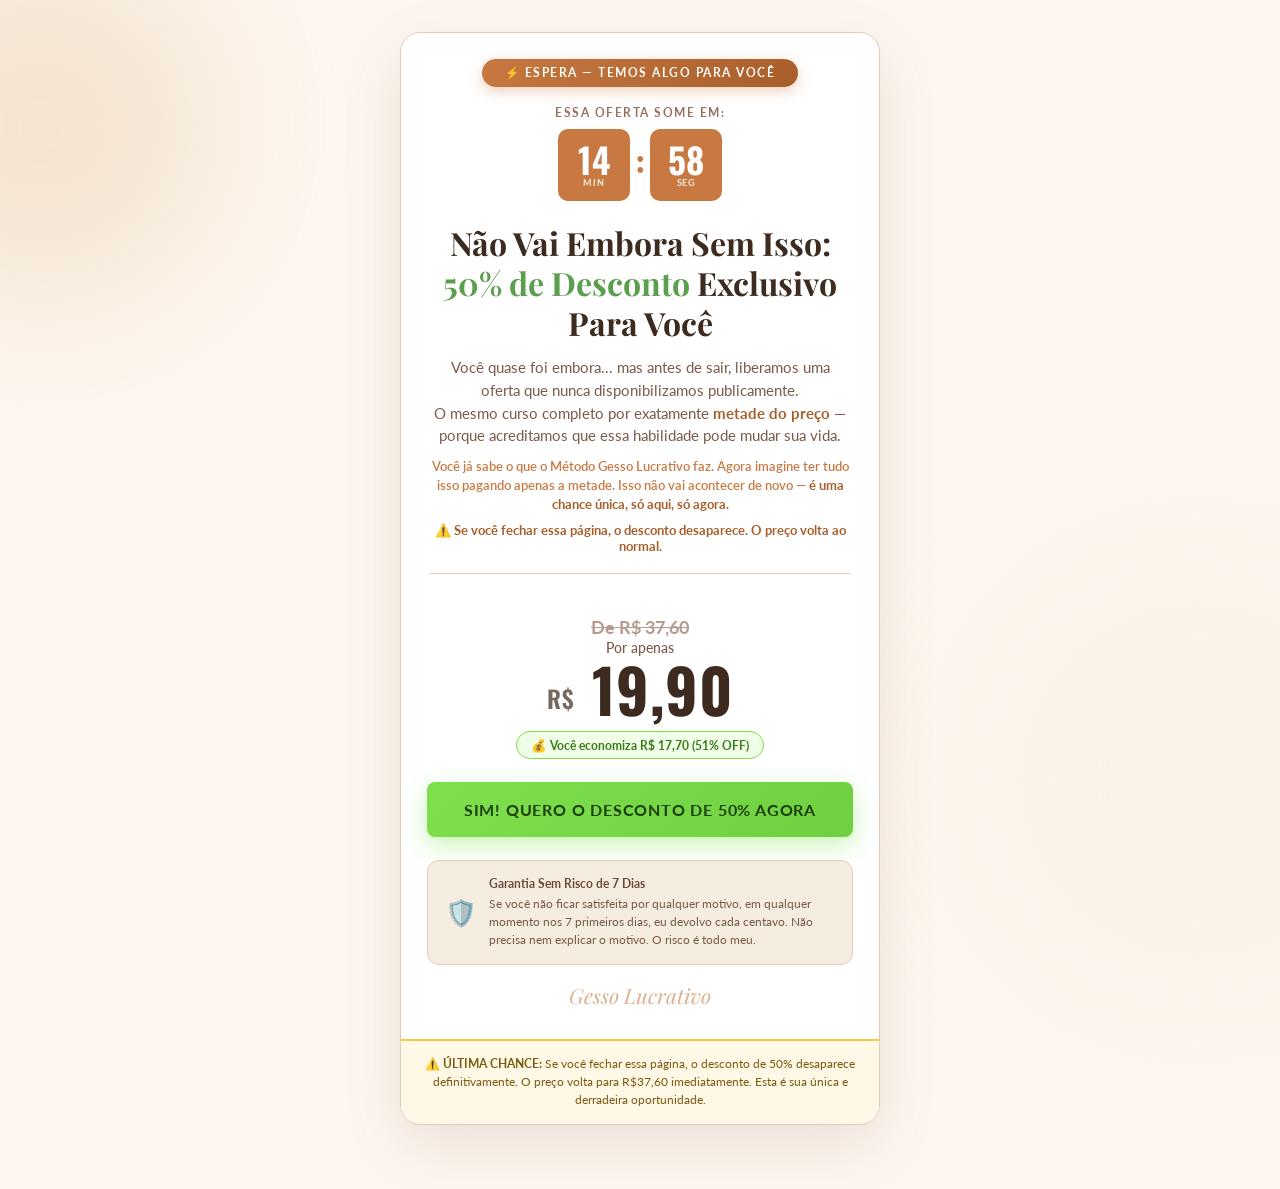
<file: oferta-especial.html>
<!DOCTYPE html>
<html lang="pt-BR">

<head>
    <meta charset="UTF-8">
    <meta name="viewport" content="width=device-width, initial-scale=1.0">
    <title>Oferta Especial — 50% de Desconto | Gesso Lucrativo</title>
    <meta name="description" content="Oferta exclusiva por tempo limitado. Método Gesso Lucrativo com 50% de desconto!">

    <!-- Google Fonts -->
    <link rel="preconnect" href="https://fonts.googleapis.com">
    <link rel="preconnect" href="https://fonts.gstatic.com" crossorigin>
    <link href="https://fonts.googleapis.com/css2?family=Playfair+Display:wght@400;700&family=Lato:wght@400;700&family=Oswald:wght@600;700&display=swap" rel="stylesheet">

    <style>
        * { margin: 0; padding: 0; box-sizing: border-box; }

        body {
            font-family: 'Lato', sans-serif;
            color: #3d2b1f;
            background-color: #fdf6ef;
            overflow-x: hidden;
            min-height: 100vh;
        }

        img { max-width: 100%; display: block; object-fit: cover; }

        .page-wrapper {
            display: flex;
            justify-content: center;
            align-items: flex-start;
            padding: 2rem 1rem 4rem;
            min-height: 100vh;
        }

        /* ── Main card ── */
        .offer-card {
            background: #ffffff;
            border-radius: 20px;
            border: 1.5px solid #e0ccb8;
            box-shadow: 0 20px 60px rgba(107, 76, 59, 0.12);
            width: 100%;
            max-width: 480px;
            display: flex;
            flex-direction: column;
            align-items: center;
            text-align: center;
            overflow: hidden;
            padding-bottom: 0;
        }

        /* ── TOP BADGE ── */
        .badge-top {
            background: linear-gradient(135deg, #c87941, #a85e2a);
            color: #fff;
            font-size: 0.72rem;
            font-weight: 700;
            text-transform: uppercase;
            letter-spacing: 1.5px;
            padding: 0.45rem 1.4rem;
            border-radius: 50px;
            margin-top: 1.6rem;
            display: inline-flex;
            align-items: center;
            gap: 0.4rem;
            box-shadow: 0 4px 14px rgba(200, 121, 65, 0.35);
        }

        /* ── TIMER ── */
        .timer-section { padding: 1.2rem 2rem 0; }

        .timer-label {
            font-size: 0.72rem;
            font-weight: 700;
            text-transform: uppercase;
            letter-spacing: 1.5px;
            color: #9a7060;
            margin-bottom: 0.6rem;
        }

        .timer-display {
            display: flex;
            align-items: center;
            justify-content: center;
            gap: 0.4rem;
        }

        .timer-block {
            background: #c87941;
            color: #fff;
            font-family: 'Oswald', sans-serif;
            font-size: 1.9rem;
            font-weight: 700;
            border-radius: 10px;
            width: 62px;
            height: 62px;
            display: flex;
            flex-direction: column;
            align-items: center;
            justify-content: center;
            line-height: 1;
        }

        .timer-block span.unit {
            font-family: 'Lato', sans-serif;
            font-size: 0.55rem;
            font-weight: 700;
            text-transform: uppercase;
            letter-spacing: 0.8px;
            opacity: 0.85;
            margin-top: 2px;
        }

        .timer-separator {
            font-size: 2rem;
            font-weight: 800;
            color: #c87941;
            margin-bottom: 8px;
        }

        /* ── HEADLINE ── */
        .offer-headline {
            font-family: 'Playfair Display', serif;
            font-size: 1.65rem;
            font-weight: 700;
            color: #3d2b1f;
            line-height: 1.25;
            padding: 1.4rem 1.8rem 0;
        }

        .offer-headline .percent {
            color: #5a9e4e;
        }

        /* ── SUBTITLE ── */
        .offer-subtitle-text {
            font-size: 0.92rem;
            color: #7a5a4a;
            line-height: 1.55;
            padding: 0.8rem 1.8rem 0;
        }

        .offer-subtitle-text .bold-pink {
            font-weight: 700;
            color: #a85e2a;
        }

        /* ── TRUST LINE ── */
        .trust-line {
            font-size: 0.82rem;
            color: #c87941;
            font-weight: 600;
            padding: 0.6rem 1.8rem 0;
            line-height: 1.45;
        }

        .trust-line strong { color: #a85e2a; }

        /* ── WARNING LINE ── */
        .warning-line {
            font-size: 0.82rem;
            font-weight: 700;
            color: #a85e2a;
            padding: 0.5rem 1.8rem 0;
        }

        /* ── DIVIDER ── */
        .divider {
            width: calc(100% - 3.6rem);
            height: 1px;
            background: #e0ccb8;
            margin: 1.2rem 1.8rem;
        }

        /* ── FEATURES GRID ── */
        .features-section { width: 100%; padding: 0 1.4rem; }

        .features-title {
            font-size: 0.72rem;
            font-weight: 700;
            text-transform: uppercase;
            letter-spacing: 1.4px;
            color: #c87941;
            margin-bottom: 0.9rem;
            display: flex;
            align-items: center;
            justify-content: center;
            gap: 0.4rem;
        }

        .features-grid {
            display: grid;
            grid-template-columns: 1fr 1fr;
            gap: 0.6rem;
        }

        .feature-item {
            background: #f5ede0;
            border: 1.5px solid #e0ccb8;
            border-radius: 12px;
            padding: 0.9rem 0.7rem;
            display: flex;
            flex-direction: column;
            align-items: center;
            gap: 0.4rem;
        }

        .feature-icon { font-size: 1.3rem; }

        .feature-label {
            font-size: 0.72rem;
            font-weight: 700;
            color: #6b4c3b;
            line-height: 1.3;
        }

        /* ── PRICE AREA ── */
        .price-section { padding: 1.5rem 1.8rem 0; width: 100%; }

        .old-price {
            font-size: 1.1rem;
            font-weight: 700;
            color: #9a7060;
            text-decoration: line-through;
            opacity: 0.7;
            margin-bottom: 0.1rem;
        }

        .new-price-label {
            font-size: 0.85rem;
            color: #7a5a4a;
            font-weight: 500;
            margin-bottom: 0.2rem;
        }

        .new-price {
            font-family: 'Oswald', sans-serif;
            font-size: 3.4rem;
            font-weight: 700;
            color: #3d2b1f;
            line-height: 1;
            letter-spacing: 1px;
        }

        .new-price .currency {
            font-size: 1.5rem;
            font-weight: 600;
            vertical-align: middle;
            opacity: 0.7;
        }

        .savings-badge {
            display: inline-flex;
            align-items: center;
            gap: 0.35rem;
            background: #f0fde7;
            border: 1.5px solid #7ee04c;
            color: #3a7a1a;
            font-size: 0.78rem;
            font-weight: 700;
            padding: 0.35rem 0.9rem;
            border-radius: 50px;
            margin-top: 0.7rem;
        }

        /* ── CTA BUTTON ── */
        .cta-wrapper { padding: 1.4rem 1.6rem; width: 100%; }

        .cta-button {
            display: block;
            width: 100%;
            background: linear-gradient(135deg, #7ee04c, #6ed040);
            color: #1e3d0c;
            font-family: 'Lato', sans-serif;
            font-weight: 700;
            font-size: 1rem;
            text-decoration: none;
            padding: 1.15rem 1.5rem;
            border-radius: 8px;
            box-shadow: 0 8px 25px rgba(126, 224, 76, 0.4);
            text-transform: uppercase;
            letter-spacing: 0.8px;
            border: none;
            cursor: pointer;
            transition: all 0.3s ease;
            animation: pulse-btn 2.5s infinite;
        }

        .cta-button:hover {
            transform: translateY(-3px);
            box-shadow: 0 12px 30px rgba(126, 224, 76, 0.55);
            animation: none;
        }

        @keyframes pulse-btn {
            0%, 100% { box-shadow: 0 8px 25px rgba(126, 224, 76, 0.4); }
            50% { box-shadow: 0 8px 35px rgba(126, 224, 76, 0.65); transform: scale(1.01); }
        }

        /* ── GUARANTEE ── */
        .guarantee-box {
            display: flex;
            align-items: center;
            gap: 0.75rem;
            background: #f5ede0;
            border: 1.5px solid #e0ccb8;
            border-radius: 12px;
            padding: 0.9rem 1.1rem;
            margin: 0 1.6rem;
            text-align: left;
        }

        .guarantee-icon { font-size: 1.6rem; flex-shrink: 0; }

        .guarantee-text { font-size: 0.78rem; color: #7a5a4a; line-height: 1.45; }

        .guarantee-text strong {
            font-weight: 700;
            color: #6b4c3b;
            display: block;
            margin-bottom: 0.1rem;
        }

        /* ── BOTTOM ALERT ── */
        .alert-box {
            background: #fff8e7;
            border-top: 2px solid #f5c842;
            padding: 0.9rem 1.4rem;
            margin-top: 1.4rem;
            font-size: 0.75rem;
            color: #7a5c10;
            line-height: 1.5;
            width: 100%;
        }

        .alert-box strong { font-weight: 700; }

        /* ── BRAND WATERMARK ── */
        .brand-footer {
            padding: 1rem 0 0.5rem;
            font-family: 'Playfair Display', serif;
            font-style: italic;
            font-size: 1.3rem;
            color: #c87941;
            opacity: 0.6;
        }

        /* ── DECORATIVE BLOBS ── */
        .blob {
            position: fixed;
            border-radius: 50%;
            filter: blur(70px);
            z-index: -1;
            opacity: 0.4;
            pointer-events: none;
        }

        .blob-pink {
            top: -5%;
            left: -10%;
            width: 340px;
            height: 340px;
            background: #e8c9a0;
        }

        .blob-blue {
            bottom: -10%;
            right: -10%;
            width: 420px;
            height: 420px;
            background: #f5ede0;
        }

        /* ── ANIMATE ON LOAD ── */
        .offer-card { animation: fadeUp 0.5s ease both; }

        @keyframes fadeUp {
            from { opacity: 0; transform: translateY(30px); }
            to   { opacity: 1; transform: translateY(0); }
        }

        @media (min-width: 520px) {
            .offer-headline { font-size: 2rem; }
            .new-price { font-size: 3.8rem; }
            .timer-block { width: 72px; height: 72px; font-size: 2.2rem; }
        }
    </style>
</head>

<body>

    <!-- Decorative blobs -->
    <div class="blob blob-pink"></div>
    <div class="blob blob-blue"></div>

    <div class="page-wrapper">
        <div class="offer-card">

            <!-- TOP BADGE -->
            <div class="badge-top">⚡ Espera — Temos Algo Para Você</div>

            <!-- COUNTDOWN TIMER -->
            <div class="timer-section">
                <p class="timer-label">Essa oferta some em:</p>
                <div class="timer-display">
                    <div class="timer-block">
                        <span id="timer-min">14</span>
                        <span class="unit">min</span>
                    </div>
                    <div class="timer-separator">:</div>
                    <div class="timer-block">
                        <span id="timer-sec">59</span>
                        <span class="unit">seg</span>
                    </div>
                </div>
            </div>

            <!-- HEADLINE -->
            <h1 class="offer-headline">
                Não Vai Embora Sem Isso: <span class="percent">50% de Desconto</span> Exclusivo Para Você
            </h1>

            <!-- SUBTITLE -->
            <p class="offer-subtitle-text">
                Você quase foi embora... mas antes de sair, liberamos uma oferta que nunca disponibilizamos publicamente.<br>
                O mesmo curso completo por exatamente <span class="bold-pink">metade do preço</span> — porque acreditamos que essa habilidade pode mudar sua vida.
            </p>

            <!-- TRUST LINE -->
            <p class="trust-line">
                Você já sabe o que o Método Gesso Lucrativo faz. Agora imagine ter tudo isso pagando apenas a metade. Isso não vai acontecer de novo —
                <strong>é uma chance única, só aqui, só agora.</strong>
            </p>

            <!-- WARNING LINE -->
            <p class="warning-line">⚠️ Se você fechar essa página, o desconto desaparece. O preço volta ao normal.</p>

            <div class="divider"></div>


            <!-- PRICE -->
            <div class="price-section">
                <p class="old-price">De R$ 37,60</p>
                <p class="new-price-label">Por apenas</p>
                <p class="new-price">
                    <span class="currency">R$</span> 19,90
                </p>
                <div class="savings-badge">
                    💰 Você economiza R$ 17,70 (51% OFF)
                </div>
            </div>

            <!-- CTA BUTTON -->
            <div class="cta-wrapper">
                <a href="https://checkout.gessolucrativo.online/VCCL1O8SD3OJ" class="cta-button">
                    Sim! Quero o Desconto de 50% Agora
                </a>
            </div>

            <!-- GUARANTEE -->
            <div class="guarantee-box">
                <div class="guarantee-icon">🛡️</div>
                <div class="guarantee-text">
                    <strong>Garantia Sem Risco de 7 Dias</strong>
                    Se você não ficar satisfeita por qualquer motivo, em qualquer momento nos 7 primeiros dias, eu devolvo cada centavo. Não precisa nem explicar o motivo. O risco é todo meu.
                </div>
            </div>

            <!-- BRAND WATERMARK -->
            <p class="brand-footer">Gesso Lucrativo</p>

            <!-- BOTTOM ALERT -->
            <div class="alert-box">
                ⚠️ <strong>ÚLTIMA CHANCE:</strong> Se você fechar essa página, o desconto de 50% desaparece definitivamente. O preço volta para R$37,60 imediatamente. Esta é sua única e derradeira oportunidade.
            </div>

        </div>
    </div>

    <script>
        // Countdown timer — 14 min 59 sec
        (function () {
            var totalSeconds = 14 * 60 + 59;
            var minEl = document.getElementById('timer-min');
            var secEl = document.getElementById('timer-sec');

            function pad(n) { return n < 10 ? '0' + n : '' + n; }

            var interval = setInterval(function () {
                if (totalSeconds <= 0) {
                    clearInterval(interval);
                    minEl.textContent = '00';
                    secEl.textContent = '00';
                    return;
                }
                totalSeconds--;
                var m = Math.floor(totalSeconds / 60);
                var s = totalSeconds % 60;
                minEl.textContent = pad(m);
                secEl.textContent = pad(s);
            }, 1000);
        })();
    </script>
</body>

</html>
</file>
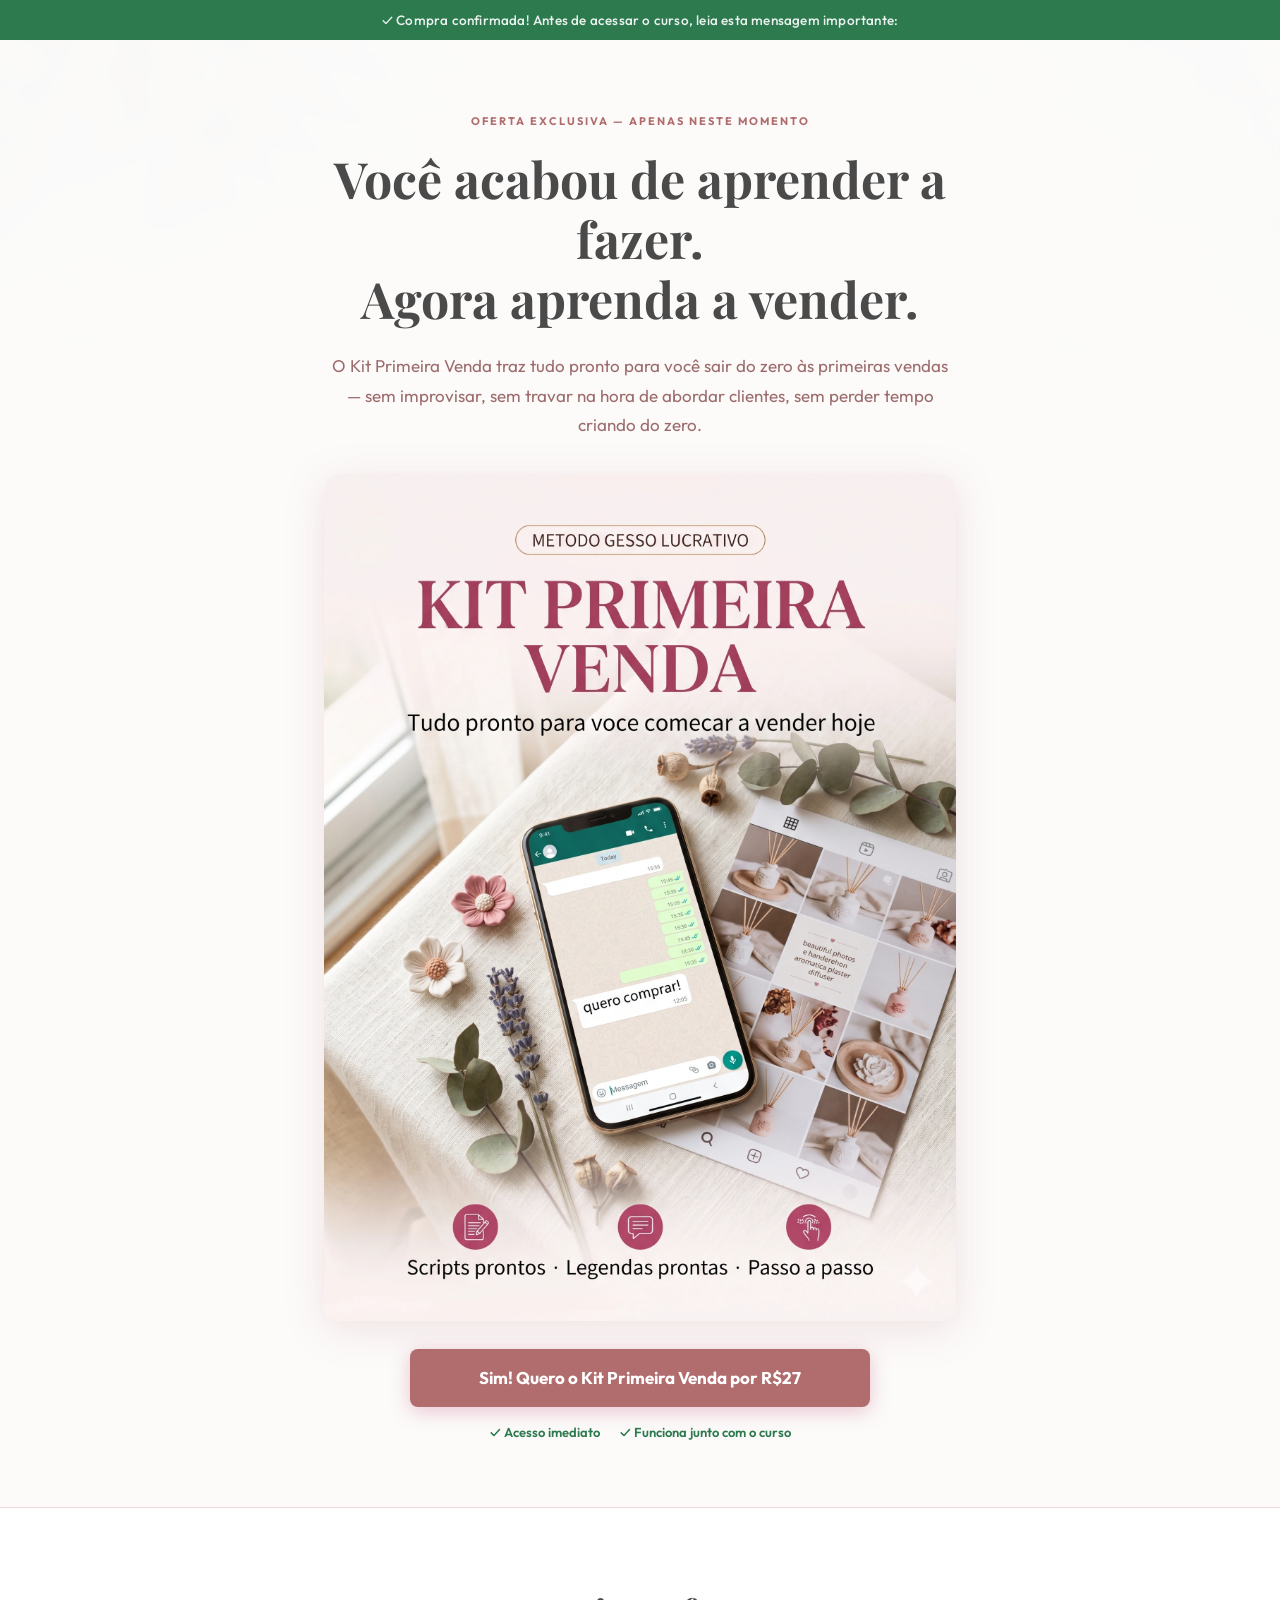
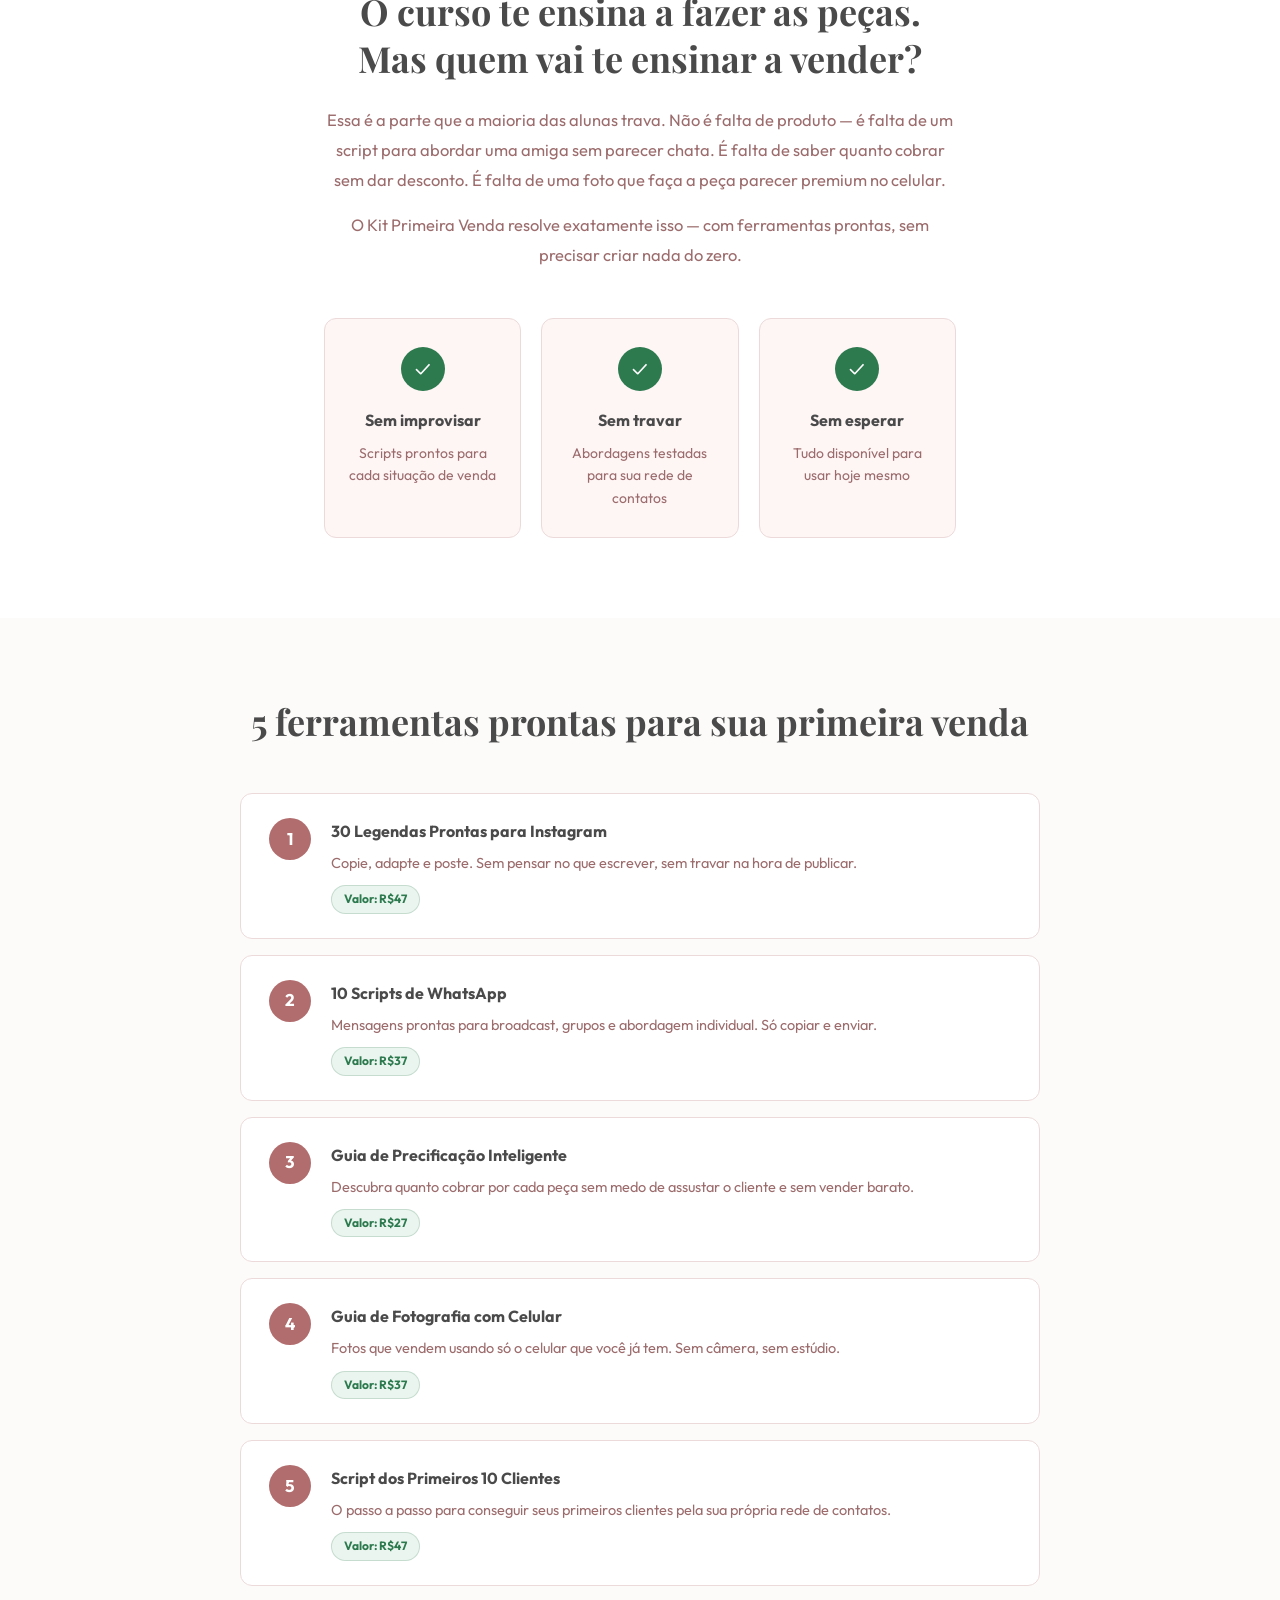
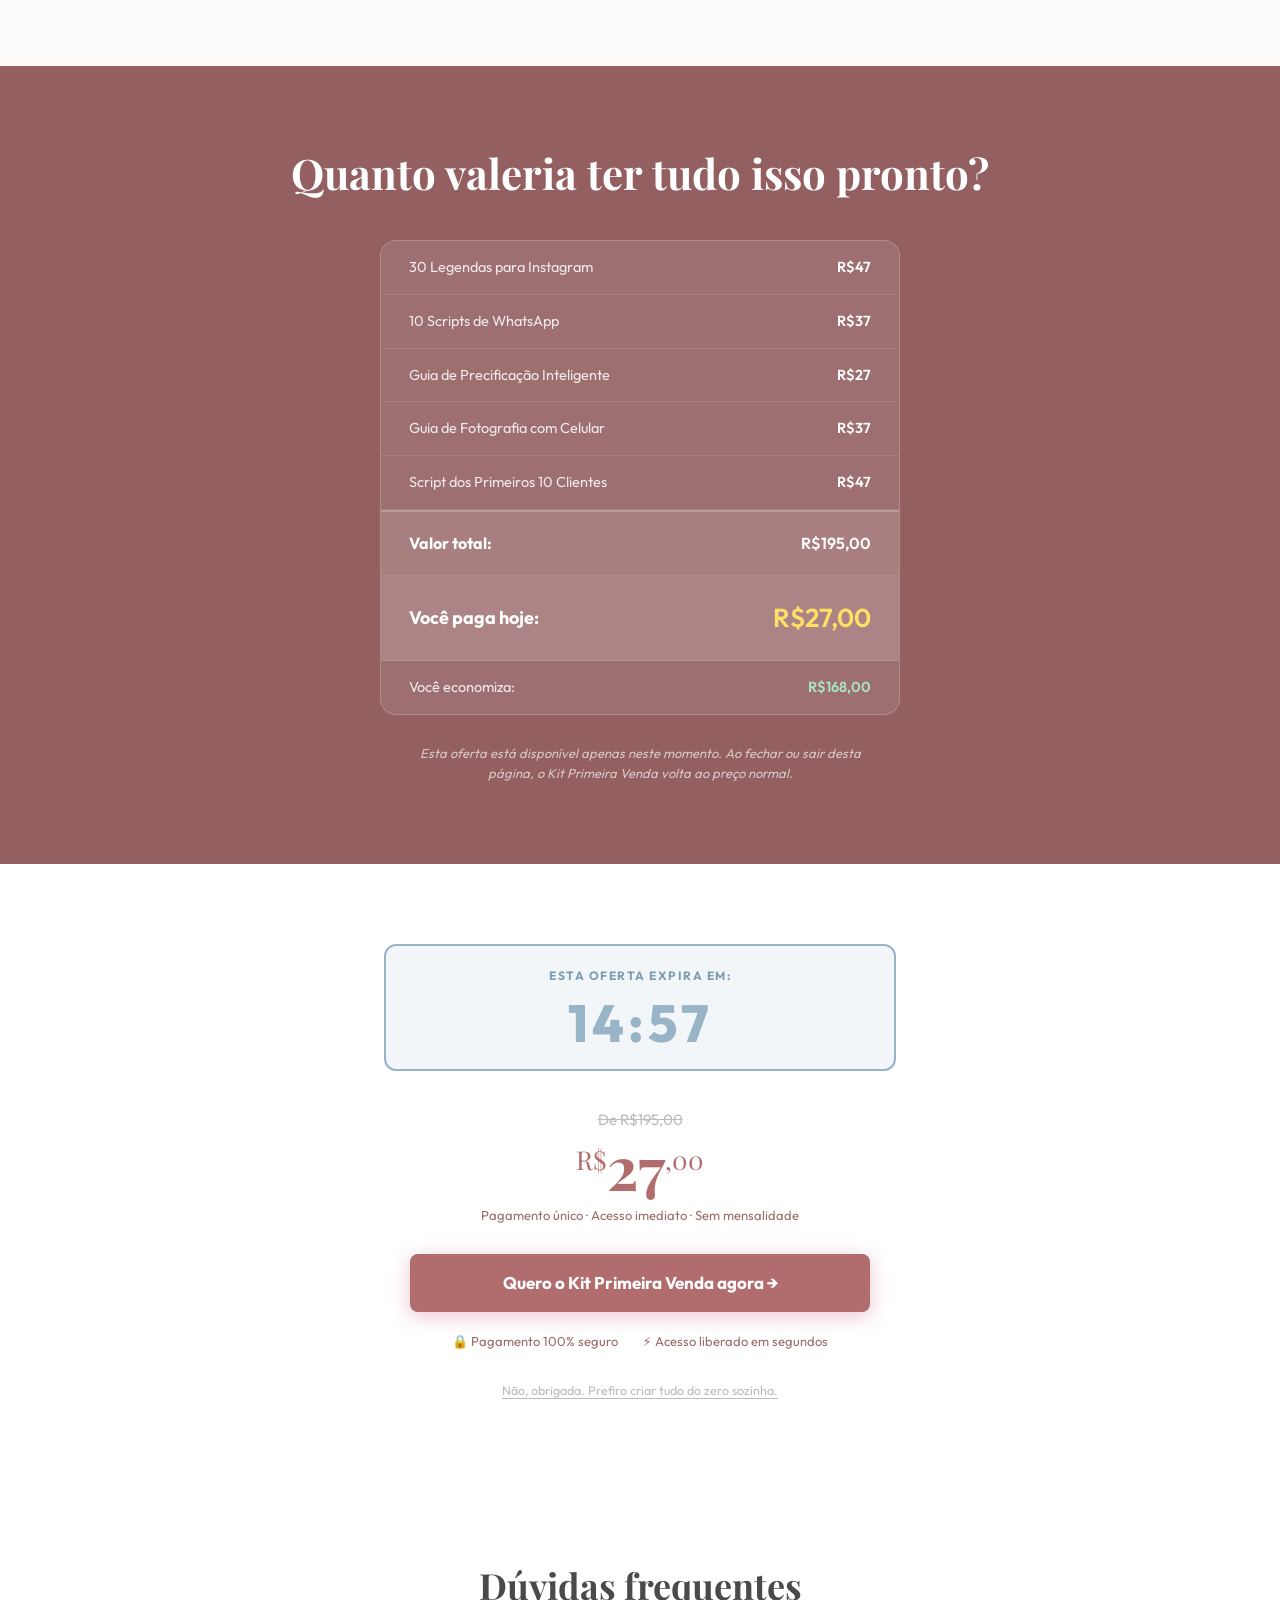
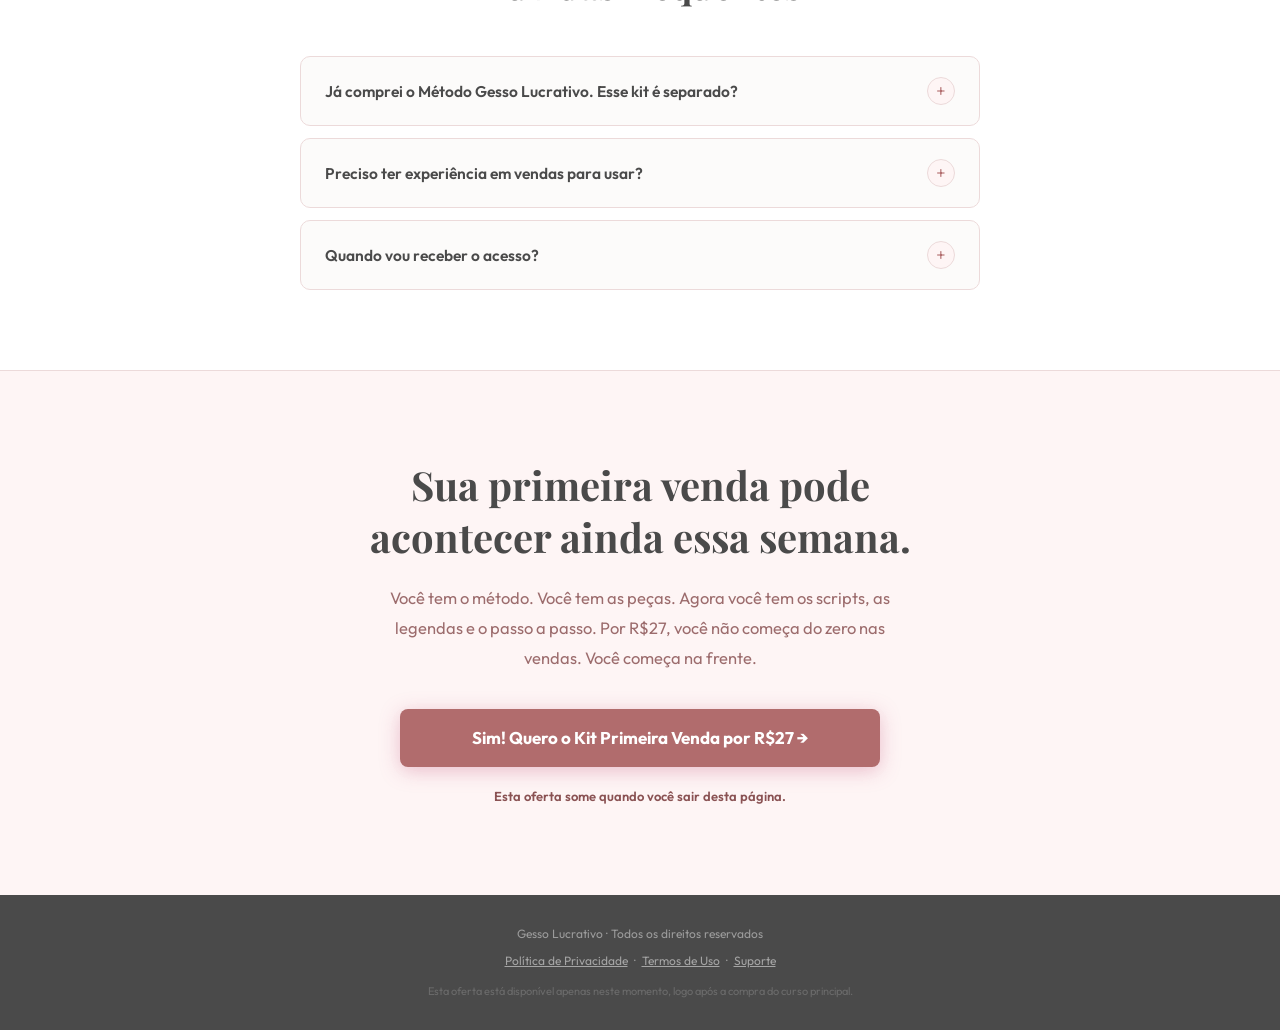
<file: oferta-kit.html>
<!DOCTYPE html>
<html lang="pt-BR">
<head>
<meta charset="UTF-8">
<meta name="viewport" content="width=device-width, initial-scale=1.0">
<title>Kit Primeira Venda — Método Gesso Lucrativo</title>
<meta name="description" content="Você acabou de aprender a fazer. Agora aprenda a vender. Kit Primeira Venda: scripts, legendas e estratégias prontas para suas primeiras vendas.">
<meta name="robots" content="noindex, nofollow">

<link rel="preconnect" href="https://fonts.googleapis.com">
<link rel="preconnect" href="https://fonts.gstatic.com" crossorigin>
<link href="https://fonts.googleapis.com/css2?family=Playfair+Display:wght@400;700&family=Outfit:wght@300;400;500;600;700;800&display=swap" rel="stylesheet">

<style>
/* ── RESET & BASE ── */
*, *::before, *::after { box-sizing: border-box; margin: 0; padding: 0; }

:root {
    --rose:        #b16c6d;
    --rose-dark:   #8a5253;
    --rose-light:  #fef5f5;
    --rose-mid:    #ecdada;
    --cream:       #fcfbfa;
    --white:       #FFFFFF;
    --text-dark:   #4a4a4a;
    --text-sec:    #9c6c6d;
    --green:       #2D7A4F;
    --green-light: #EBF5EF;
    --page-bg:     #fcfbfa;
    --blue:        #97B5C6;
}

html { scroll-behavior: smooth; }

body {
    font-family: 'Outfit', -apple-system, system-ui, 'Segoe UI', sans-serif;
    background-color: var(--page-bg);
    background-image: url('images/bg.webp');
    background-size: cover;
    background-attachment: fixed;
    background-position: center;
    color: var(--text-dark);
    font-size: 16px;
    line-height: 1.7;
    -webkit-font-smoothing: antialiased;
    overflow-x: hidden;
}

.playfair { font-family: 'Playfair Display', Georgia, serif; }

img { max-width: 100%; display: block; }
a   { color: inherit; text-decoration: none; }

.section-inner {
    max-width: 1100px;
    margin: 0 auto;
    padding: 0 24px;
}

.section-inner--narrow {
    max-width: 680px;
    margin: 0 auto;
    padding: 0 24px;
}

/* ── TOPBAR ── */
.topbar {
    background: var(--green);
    color: #fff;
    text-align: center;
    padding: 10px 20px;
    font-size: 13.5px;
    font-weight: 500;
    letter-spacing: 0.2px;
    position: sticky;
    top: 0;
    z-index: 100;
    line-height: 1.5;
}

.topbar span { opacity: 0.9; }

/* ── HERO ── */
.hero {
    background: rgba(252, 251, 250, 0.93);
    backdrop-filter: blur(8px);
    padding: 72px 0 64px;
    border-bottom: 1px solid var(--rose-mid);
}


.hero-pre {
    font-size: 11px;
    font-weight: 700;
    letter-spacing: 2px;
    text-transform: uppercase;
    color: var(--rose);
    margin-bottom: 18px;
}

.hero-headline {
    font-family: 'Playfair Display', Georgia, serif;
    font-size: clamp(32px, 4.5vw, 50px);
    font-weight: 700;
    line-height: 1.2;
    color: var(--text-dark);
    margin-bottom: 22px;
}

.hero-sub {
    font-size: 17px;
    color: var(--text-sec);
    line-height: 1.75;
    margin-bottom: 34px;
    max-width: 500px;
}

.btn-primary {
    display: inline-block;
    background: var(--rose);
    color: #fff;
    font-size: 17px;
    font-weight: 700;
    padding: 18px 36px;
    border-radius: 8px;
    border: none;
    cursor: pointer;
    text-align: center;
    transition: background 0.2s, transform 0.15s, box-shadow 0.2s;
    box-shadow: 0 4px 20px rgba(194, 82, 122, 0.35);
    width: 100%;
    max-width: 460px;
    text-decoration: none;
    line-height: 1.3;
}

.btn-primary:hover {
    background: var(--rose-dark);
    transform: translateY(-2px);
    box-shadow: 0 6px 28px rgba(194, 82, 122, 0.45);
}

.btn-primary:active { transform: translateY(0); }

.hero-trust {
    margin-top: 14px;
    font-size: 13px;
    color: var(--green);
    font-weight: 600;
    display: flex;
    flex-wrap: wrap;
    gap: 12px 20px;
}

.hero-trust span::before { content: "✓ "; }


/* ── PROBLEM ── */
.problem {
    background: rgba(255, 255, 255, 0.92);
    backdrop-filter: blur(8px);
    padding: 80px 0;
}

.problem-title {
    font-family: 'Playfair Display', Georgia, serif;
    font-size: clamp(24px, 3.5vw, 36px);
    font-weight: 700;
    color: var(--text-dark);
    text-align: center;
    line-height: 1.3;
    margin-bottom: 24px;
}

.problem-body {
    font-size: 16.5px;
    color: var(--text-sec);
    text-align: center;
    margin-bottom: 48px;
    line-height: 1.8;
}

.problem-body p + p { margin-top: 16px; }

.benefit-grid {
    display: grid;
    grid-template-columns: repeat(3, 1fr);
    gap: 20px;
    margin-top: 40px;
}

.benefit-card {
    background: var(--rose-light);
    border: 1px solid var(--rose-mid);
    border-radius: 12px;
    padding: 28px 24px;
    text-align: center;
}

.benefit-check {
    width: 44px;
    height: 44px;
    background: var(--green);
    border-radius: 50%;
    display: flex;
    align-items: center;
    justify-content: center;
    margin: 0 auto 16px;
    font-size: 20px;
    color: #fff;
    flex-shrink: 0;
}

.benefit-card h3 {
    font-size: 16px;
    font-weight: 700;
    color: var(--text-dark);
    margin-bottom: 8px;
}

.benefit-card p {
    font-size: 14px;
    color: var(--text-sec);
    line-height: 1.6;
}

/* ── INCLUDED ── */
.included {
    background: rgba(252, 251, 250, 0.93);
    backdrop-filter: blur(8px);
    padding: 80px 0;
}

.section-title {
    font-family: 'Playfair Display', Georgia, serif;
    font-size: clamp(24px, 3.5vw, 36px);
    font-weight: 700;
    color: var(--text-dark);
    text-align: center;
    margin-bottom: 48px;
    line-height: 1.3;
}

.tool-list {
    display: flex;
    flex-direction: column;
    gap: 16px;
    max-width: 800px;
    margin: 0 auto;
}

.tool-card {
    background: var(--white);
    border: 1px solid var(--rose-mid);
    border-radius: 12px;
    padding: 24px 28px;
    display: flex;
    align-items: flex-start;
    gap: 20px;
    transition: box-shadow 0.2s, transform 0.2s;
}

.tool-card:hover {
    box-shadow: 0 4px 20px rgba(194, 82, 122, 0.12);
    transform: translateY(-2px);
}

.tool-num {
    width: 42px;
    height: 42px;
    background: var(--rose);
    color: #fff;
    border-radius: 50%;
    display: flex;
    align-items: center;
    justify-content: center;
    font-size: 17px;
    font-weight: 700;
    flex-shrink: 0;
}

.tool-body { flex: 1; }

.tool-body h3 {
    font-size: 16px;
    font-weight: 700;
    color: var(--text-dark);
    margin-bottom: 6px;
}

.tool-body p {
    font-size: 14.5px;
    color: var(--text-sec);
    line-height: 1.6;
    margin-bottom: 10px;
}

.tool-value {
    display: inline-block;
    background: var(--green-light);
    color: var(--green);
    font-size: 12px;
    font-weight: 700;
    padding: 3px 12px;
    border-radius: 20px;
    border: 1px solid rgba(45, 122, 79, 0.2);
}

/* ── VALUE STACK ── */
.value-stack {
    background: rgba(138, 82, 83, 0.92);
    backdrop-filter: blur(8px);
    padding: 80px 0;
    text-align: center;
}

.value-title {
    font-family: 'Playfair Display', Georgia, serif;
    font-size: clamp(26px, 4vw, 42px);
    font-weight: 700;
    color: #fff;
    margin-bottom: 40px;
    line-height: 1.3;
}

.value-table {
    background: rgba(255,255,255,0.1);
    border: 1px solid rgba(255,255,255,0.2);
    border-radius: 16px;
    overflow: hidden;
    max-width: 520px;
    margin: 0 auto 28px;
}

.value-row {
    display: flex;
    justify-content: space-between;
    align-items: center;
    padding: 14px 28px;
    border-bottom: 1px solid rgba(255,255,255,0.1);
    font-size: 14.5px;
    color: rgba(255,255,255,0.85);
}

.value-row:last-child { border-bottom: none; }

.value-row .label { text-align: left; }
.value-row .amount { font-weight: 600; color: #fff; white-space: nowrap; }

.value-separator {
    border-top: 2px solid rgba(255,255,255,0.3);
    margin: 0;
}

.value-row.total {
    background: rgba(255,255,255,0.1);
    font-size: 16px;
    font-weight: 700;
    color: #fff;
    padding: 18px 28px;
}

.value-row.you-pay {
    background: rgba(255,255,255,0.15);
    font-size: 18px;
    font-weight: 700;
    color: #fff;
    padding: 20px 28px;
}

.value-row.you-pay .amount {
    font-size: 26px;
    color: #FFE066;
}

.value-row.economy .amount { color: #A8E6C0; }

.value-note {
    font-size: 13px;
    color: rgba(255,255,255,0.65);
    font-style: italic;
    max-width: 460px;
    margin: 0 auto;
    line-height: 1.6;
}

/* ── OFFER / CTA ── */
.offer {
    background: rgba(255, 255, 255, 0.92);
    backdrop-filter: blur(8px);
    padding: 80px 0;
    text-align: center;
}

.offer-inner {
    max-width: 560px;
    margin: 0 auto;
    padding: 0 24px;
}

/* Countdown */
.countdown-wrap {
    background: rgba(151, 181, 198, 0.12);
    border: 2px solid #97B5C6;
    border-radius: 12px;
    padding: 20px 28px;
    margin-bottom: 36px;
    display: inline-block;
    width: 100%;
}

.countdown-label {
    font-size: 12px;
    font-weight: 700;
    text-transform: uppercase;
    letter-spacing: 1.5px;
    color: #7b9db0;
    margin-bottom: 10px;
}

.countdown-timer {
    font-family: 'Outfit', sans-serif;
    font-size: 52px;
    font-weight: 800;
    color: #97B5C6;
    line-height: 1;
    letter-spacing: 4px;
}

.countdown-expired {
    font-size: 15px;
    color: var(--rose-dark);
    font-weight: 600;
    display: none;
}

/* Price */
.price-block {
    margin-bottom: 28px;
}

.price-old {
    font-size: 15px;
    color: #bbb;
    text-decoration: line-through;
    margin-bottom: 4px;
}

.price-main {
    font-family: 'Playfair Display', Georgia, serif;
    font-size: 60px;
    font-weight: 700;
    color: var(--rose);
    line-height: 1;
    margin-bottom: 8px;
}

.price-main sup {
    font-size: 26px;
    vertical-align: super;
    font-weight: 400;
}

.price-desc {
    font-size: 13px;
    color: var(--text-sec);
}

/* Trust icons */
.trust-row {
    display: flex;
    justify-content: center;
    flex-wrap: wrap;
    gap: 8px 24px;
    margin-top: 18px;
    font-size: 13px;
    color: var(--text-sec);
}

.trust-row span { display: flex; align-items: center; gap: 6px; }

.decline-link {
    display: block;
    margin-top: 28px;
    font-size: 12.5px;
    color: #bbb;
    cursor: pointer;
    transition: color 0.2s;
    text-decoration: underline;
    text-underline-offset: 3px;
}

.decline-link:hover { color: var(--text-sec); }

/* ── GUARANTEE ── */
.guarantee {
    background: var(--cream);
    padding: 72px 0;
}

.guarantee-inner {
    max-width: 680px;
    margin: 0 auto;
    display: flex;
    align-items: flex-start;
    gap: 32px;
    background: var(--white);
    border: 2px solid var(--rose-mid);
    border-radius: 16px;
    padding: 40px;
}

.guarantee-icon {
    font-size: 72px;
    flex-shrink: 0;
    line-height: 1;
    filter: drop-shadow(0 4px 8px rgba(45, 122, 79, 0.2));
}

.guarantee-text h2 {
    font-family: 'Playfair Display', Georgia, serif;
    font-size: 22px;
    font-weight: 700;
    color: var(--text-dark);
    margin-bottom: 12px;
    line-height: 1.3;
}

.guarantee-text p {
    font-size: 15.5px;
    color: var(--text-sec);
    line-height: 1.75;
}

/* ── FAQ ── */
.faq {
    background: rgba(255, 255, 255, 0.92);
    backdrop-filter: blur(8px);
    padding: 80px 0;
}

.faq-list {
    max-width: 680px;
    margin: 0 auto;
    display: flex;
    flex-direction: column;
    gap: 12px;
}

.faq-item {
    border: 1px solid var(--rose-mid);
    border-radius: 10px;
    overflow: hidden;
    background: var(--cream);
}

.faq-question {
    padding: 20px 24px;
    font-size: 15.5px;
    font-weight: 600;
    color: var(--text-dark);
    cursor: pointer;
    display: flex;
    justify-content: space-between;
    align-items: center;
    gap: 16px;
    user-select: none;
    transition: background 0.2s;
}

.faq-question:hover { background: var(--rose-light); }

.faq-icon {
    width: 28px;
    height: 28px;
    border-radius: 50%;
    background: var(--rose-light);
    border: 1.5px solid var(--rose-mid);
    display: flex;
    align-items: center;
    justify-content: center;
    color: var(--rose);
    font-size: 18px;
    font-weight: 300;
    flex-shrink: 0;
    transition: transform 0.3s, background 0.2s;
    line-height: 1;
}

.faq-item.open .faq-icon {
    transform: rotate(45deg);
    background: var(--rose);
    color: #fff;
    border-color: var(--rose);
}

.faq-answer {
    max-height: 0;
    overflow: hidden;
    transition: max-height 0.35s ease, padding 0.3s ease;
    padding: 0 24px;
}

.faq-answer-inner {
    font-size: 15px;
    color: var(--text-sec);
    line-height: 1.75;
    padding-bottom: 20px;
}

.faq-item.open .faq-answer {
    max-height: 300px;
}

/* ── CTA FINAL ── */
.cta-final {
    background: rgba(254, 245, 245, 0.93);
    backdrop-filter: blur(8px);
    padding: 88px 0;
    text-align: center;
    border-top: 1px solid var(--rose-mid);
}

.cta-final-title {
    font-family: 'Playfair Display', Georgia, serif;
    font-size: clamp(26px, 4vw, 40px);
    font-weight: 700;
    color: var(--text-dark);
    margin-bottom: 20px;
    line-height: 1.3;
    max-width: 600px;
    margin-left: auto;
    margin-right: auto;
}

.cta-final-body {
    font-size: 16.5px;
    color: var(--text-sec);
    max-width: 520px;
    margin: 0 auto 36px;
    line-height: 1.8;
}

.urgency-note {
    margin-top: 18px;
    font-size: 13px;
    color: var(--rose-dark);
    font-weight: 600;
}

/* ── FOOTER ── */
.footer {
    background: var(--text-dark);
    color: rgba(255,255,255,0.45);
    text-align: center;
    padding: 28px 20px;
    font-size: 12px;
    line-height: 1.8;
}

.footer a { color: rgba(255,255,255,0.5); text-decoration: underline; }
.footer a:hover { color: rgba(255,255,255,0.8); }

/* ── RESPONSIVE ── */
@media (max-width: 768px) {
    .hero { padding: 48px 0 52px; }
    .hero-sub { font-size: 15.5px; }

    .benefit-grid { grid-template-columns: 1fr; gap: 14px; }

    .tool-card { flex-direction: row; align-items: flex-start; padding: 20px; gap: 16px; }

    .value-row { padding: 12px 20px; font-size: 13.5px; }
    .value-row.you-pay .amount { font-size: 22px; }

    .guarantee-inner { flex-direction: column; align-items: center; text-align: center; padding: 32px 24px; gap: 20px; }
    .guarantee-icon { font-size: 56px; }

    .price-main { font-size: 52px; }

    .trust-row { flex-direction: column; align-items: center; gap: 8px; }
}

@media (max-width: 480px) {
    .hero-headline { font-size: 28px; }
    .btn-primary { font-size: 16px; padding: 16px 24px; }
    .countdown-timer { font-size: 44px; }
}
</style>
</head>
<body>

<!-- ── TOPBAR ── -->
<div class="topbar">
    <span>✓ Compra confirmada! Antes de acessar o curso, leia esta mensagem importante:</span>
</div>

<!-- ── HERO ── -->
<section class="hero">
    <div class="section-inner--narrow">
        <p class="hero-pre" style="text-align:center;">Oferta exclusiva — apenas neste momento</p>
        <h1 class="hero-headline playfair" style="text-align:center;">Você acabou de aprender a fazer.<br>Agora aprenda a vender.</h1>
        <p class="hero-sub" style="text-align:center; max-width:100%;">O Kit Primeira Venda traz tudo pronto para você sair do zero às primeiras vendas — sem improvisar, sem travar na hora de abordar clientes, sem perder tempo criando do zero.</p>

        <img src="images/upsell.webp" alt="Kit Primeira Venda" style="width:100%; border-radius:16px; box-shadow:0 8px 40px rgba(177,108,109,0.18); margin: 28px 0;">

        <div style="text-align:center;">
            <a href="https://checkout.gessolucrativo.online/VCCL1O8SD4OS" class="btn-primary">Sim! Quero o Kit Primeira Venda por R$27</a>
            <div class="hero-trust" style="justify-content:center;">
                <span>Acesso imediato</span>
                <span>Funciona junto com o curso</span>
            </div>
        </div>
    </div>
</section>

<!-- ── PROBLEM ── -->
<section class="problem">
    <div class="section-inner--narrow">
        <h2 class="problem-title playfair">O curso te ensina a fazer as peças.<br>Mas quem vai te ensinar a vender?</h2>
        <div class="problem-body">
            <p>Essa é a parte que a maioria das alunas trava. Não é falta de produto — é falta de um script para abordar uma amiga sem parecer chata. É falta de saber quanto cobrar sem dar desconto. É falta de uma foto que faça a peça parecer premium no celular.</p>
            <p>O Kit Primeira Venda resolve exatamente isso — com ferramentas prontas, sem precisar criar nada do zero.</p>
        </div>

        <div class="benefit-grid">
            <div class="benefit-card">
                <div class="benefit-check">✓</div>
                <h3>Sem improvisar</h3>
                <p>Scripts prontos para cada situação de venda</p>
            </div>
            <div class="benefit-card">
                <div class="benefit-check">✓</div>
                <h3>Sem travar</h3>
                <p>Abordagens testadas para sua rede de contatos</p>
            </div>
            <div class="benefit-card">
                <div class="benefit-check">✓</div>
                <h3>Sem esperar</h3>
                <p>Tudo disponível para usar hoje mesmo</p>
            </div>
        </div>
    </div>
</section>

<!-- ── INCLUDED ── -->
<section class="included">
    <div class="section-inner">
        <h2 class="section-title playfair">5 ferramentas prontas para sua primeira venda</h2>

        <div class="tool-list">
            <div class="tool-card">
                <div class="tool-num">1</div>
                <div class="tool-body">
                    <h3>30 Legendas Prontas para Instagram</h3>
                    <p>Copie, adapte e poste. Sem pensar no que escrever, sem travar na hora de publicar.</p>
                    <span class="tool-value">Valor: R$47</span>
                </div>
            </div>
            <div class="tool-card">
                <div class="tool-num">2</div>
                <div class="tool-body">
                    <h3>10 Scripts de WhatsApp</h3>
                    <p>Mensagens prontas para broadcast, grupos e abordagem individual. Só copiar e enviar.</p>
                    <span class="tool-value">Valor: R$37</span>
                </div>
            </div>
            <div class="tool-card">
                <div class="tool-num">3</div>
                <div class="tool-body">
                    <h3>Guia de Precificação Inteligente</h3>
                    <p>Descubra quanto cobrar por cada peça sem medo de assustar o cliente e sem vender barato.</p>
                    <span class="tool-value">Valor: R$27</span>
                </div>
            </div>
            <div class="tool-card">
                <div class="tool-num">4</div>
                <div class="tool-body">
                    <h3>Guia de Fotografia com Celular</h3>
                    <p>Fotos que vendem usando só o celular que você já tem. Sem câmera, sem estúdio.</p>
                    <span class="tool-value">Valor: R$37</span>
                </div>
            </div>
            <div class="tool-card">
                <div class="tool-num">5</div>
                <div class="tool-body">
                    <h3>Script dos Primeiros 10 Clientes</h3>
                    <p>O passo a passo para conseguir seus primeiros clientes pela sua própria rede de contatos.</p>
                    <span class="tool-value">Valor: R$47</span>
                </div>
            </div>
        </div>
    </div>
</section>

<!-- ── VALUE STACK ── -->
<section class="value-stack">
    <div class="section-inner">
        <h2 class="value-title playfair">Quanto valeria ter tudo isso pronto?</h2>

        <div class="value-table">
            <div class="value-row">
                <span class="label">30 Legendas para Instagram</span>
                <span class="amount">R$47</span>
            </div>
            <div class="value-row">
                <span class="label">10 Scripts de WhatsApp</span>
                <span class="amount">R$37</span>
            </div>
            <div class="value-row">
                <span class="label">Guia de Precificação Inteligente</span>
                <span class="amount">R$27</span>
            </div>
            <div class="value-row">
                <span class="label">Guia de Fotografia com Celular</span>
                <span class="amount">R$37</span>
            </div>
            <div class="value-row">
                <span class="label">Script dos Primeiros 10 Clientes</span>
                <span class="amount">R$47</span>
            </div>
            <div class="value-separator"></div>
            <div class="value-row total">
                <span class="label">Valor total:</span>
                <span class="amount">R$195,00</span>
            </div>
            <div class="value-row you-pay">
                <span class="label">Você paga hoje:</span>
                <span class="amount">R$27,00</span>
            </div>
            <div class="value-row economy">
                <span class="label">Você economiza:</span>
                <span class="amount">R$168,00</span>
            </div>
        </div>

        <p class="value-note">Esta oferta está disponível apenas neste momento. Ao fechar ou sair desta página, o Kit Primeira Venda volta ao preço normal.</p>
    </div>
</section>

<!-- ── OFFER / CTA ── -->
<section class="offer" id="oferta">
    <div class="offer-inner">

        <div class="countdown-wrap">
            <div class="countdown-label">Esta oferta expira em:</div>
            <div class="countdown-timer" id="timer">15:00</div>
            <div class="countdown-expired" id="timerExpired">⚠️ Oferta expirada. Esta promoção não está mais disponível.</div>
        </div>

        <div class="price-block">
            <div class="price-old">De R$195,00</div>
            <div class="price-main"><sup>R$</sup>27<sup>,00</sup></div>
            <div class="price-desc">Pagamento único · Acesso imediato · Sem mensalidade</div>
        </div>

        <a href="https://checkout.gessolucrativo.online/VCCL1O8SD4OS" class="btn-primary" id="mainCta">
            Quero o Kit Primeira Venda agora →
        </a>

        <div class="trust-row">
            <span>🔒 Pagamento 100% seguro</span>
            <span>⚡ Acesso liberado em segundos</span>
        </div>

        <a class="decline-link" id="declineLink">
            Não, obrigada. Prefiro criar tudo do zero sozinha.
        </a>
    </div>
</section>


<!-- ── FAQ ── -->
<section class="faq">
    <div class="section-inner">
        <h2 class="section-title playfair">Dúvidas frequentes</h2>

        <div class="faq-list">

            <div class="faq-item">
                <div class="faq-question">
                    Já comprei o Método Gesso Lucrativo. Esse kit é separado?
                    <span class="faq-icon">+</span>
                </div>
                <div class="faq-answer">
                    <div class="faq-answer-inner">Sim. O Método Gesso Lucrativo ensina a fazer as peças — técnica, materiais, acabamento. O Kit Primeira Venda é um complemento focado 100% em vendas: scripts, legendas, precificação e estratégia para conquistar seus primeiros clientes. São produtos diferentes que funcionam muito melhor juntos.</div>
                </div>
            </div>

            <div class="faq-item">
                <div class="faq-question">
                    Preciso ter experiência em vendas para usar?
                    <span class="faq-icon">+</span>
                </div>
                <div class="faq-answer">
                    <div class="faq-answer-inner">Não. O kit foi criado exatamente para quem nunca vendeu nada. Cada script e cada legenda foi escrito para soar natural — como uma conversa entre amigas, não como um vendedor de loja. Só copiar, adaptar o seu nome e enviar.</div>
                </div>
            </div>

            <div class="faq-item">
                <div class="faq-question">
                    Quando vou receber o acesso?
                    <span class="faq-icon">+</span>
                </div>
                <div class="faq-answer">
                    <div class="faq-answer-inner">Imediatamente após a confirmação do pagamento. O acesso é liberado automaticamente e você recebe as instruções no email que usou na compra.</div>
                </div>
            </div>


        </div>
    </div>
</section>

<!-- ── CTA FINAL ── -->
<section class="cta-final">
    <div class="section-inner">
        <h2 class="cta-final-title playfair">Sua primeira venda pode acontecer ainda essa semana.</h2>
        <p class="cta-final-body">Você tem o método. Você tem as peças. Agora você tem os scripts, as legendas e o passo a passo. Por R$27, você não começa do zero nas vendas. Você começa na frente.</p>
        <a href="https://checkout.gessolucrativo.online/VCCL1O8SD4OS" class="btn-primary" style="max-width:480px; margin: 0 auto; display:block;">
            Sim! Quero o Kit Primeira Venda por R$27 →
        </a>
        <p class="urgency-note">Esta oferta some quando você sair desta página.</p>
    </div>
</section>

<!-- ── FOOTER ── -->
<footer class="footer">
    <p>Gesso Lucrativo · Todos os direitos reservados</p>
    <p style="margin-top:6px;">
        <a href="#">Política de Privacidade</a> &nbsp;·&nbsp;
        <a href="#">Termos de Uso</a> &nbsp;·&nbsp;
        <a href="#">Suporte</a>
    </p>
    <p style="margin-top:10px; font-size:11px; opacity:0.4;">Esta oferta está disponível apenas neste momento, logo após a compra do curso principal.</p>
</footer>

<script>
(function () {

    // ── Countdown ──
    var MINUTES = 15;
    var key     = 'kpv_deadline';
    var stored  = sessionStorage.getItem(key);
    var deadline;

    if (stored) {
        deadline = parseInt(stored, 10);
    } else {
        deadline = Date.now() + MINUTES * 60 * 1000;
        sessionStorage.setItem(key, deadline);
    }

    var timerEl   = document.getElementById('timer');
    var expiredEl = document.getElementById('timerExpired');
    var ctaEl     = document.getElementById('mainCta');
    var DECLINE   = 'https://checkout.gessolucrativo.online/obrigado';

    function tick() {
        var diff = deadline - Date.now();

        if (diff <= 0) {
            timerEl.style.display   = 'none';
            expiredEl.style.display = 'block';
            if (ctaEl) {
                ctaEl.style.opacity        = '0.4';
                ctaEl.style.pointerEvents  = 'none';
                ctaEl.style.cursor         = 'not-allowed';
            }
            return;
        }

        var m = Math.floor(diff / 60000);
        var s = Math.floor((diff % 60000) / 1000);
        timerEl.textContent = (m < 10 ? '0' : '') + m + ':' + (s < 10 ? '0' : '') + s;
        setTimeout(tick, 500);
    }

    tick();

    // ── Decline link ──
    var declineEl = document.getElementById('declineLink');
    if (declineEl) {
        declineEl.addEventListener('click', function () {
            window.location.href = DECLINE;
        });
    }

    // ── FAQ Accordion ──
    document.querySelectorAll('.faq-item').forEach(function (item) {
        item.querySelector('.faq-question').addEventListener('click', function () {
            var isOpen = item.classList.contains('open');
            document.querySelectorAll('.faq-item.open').forEach(function (el) {
                el.classList.remove('open');
            });
            if (!isOpen) item.classList.add('open');
        });
    });

})();
</script>

</body>
</html>
</file>
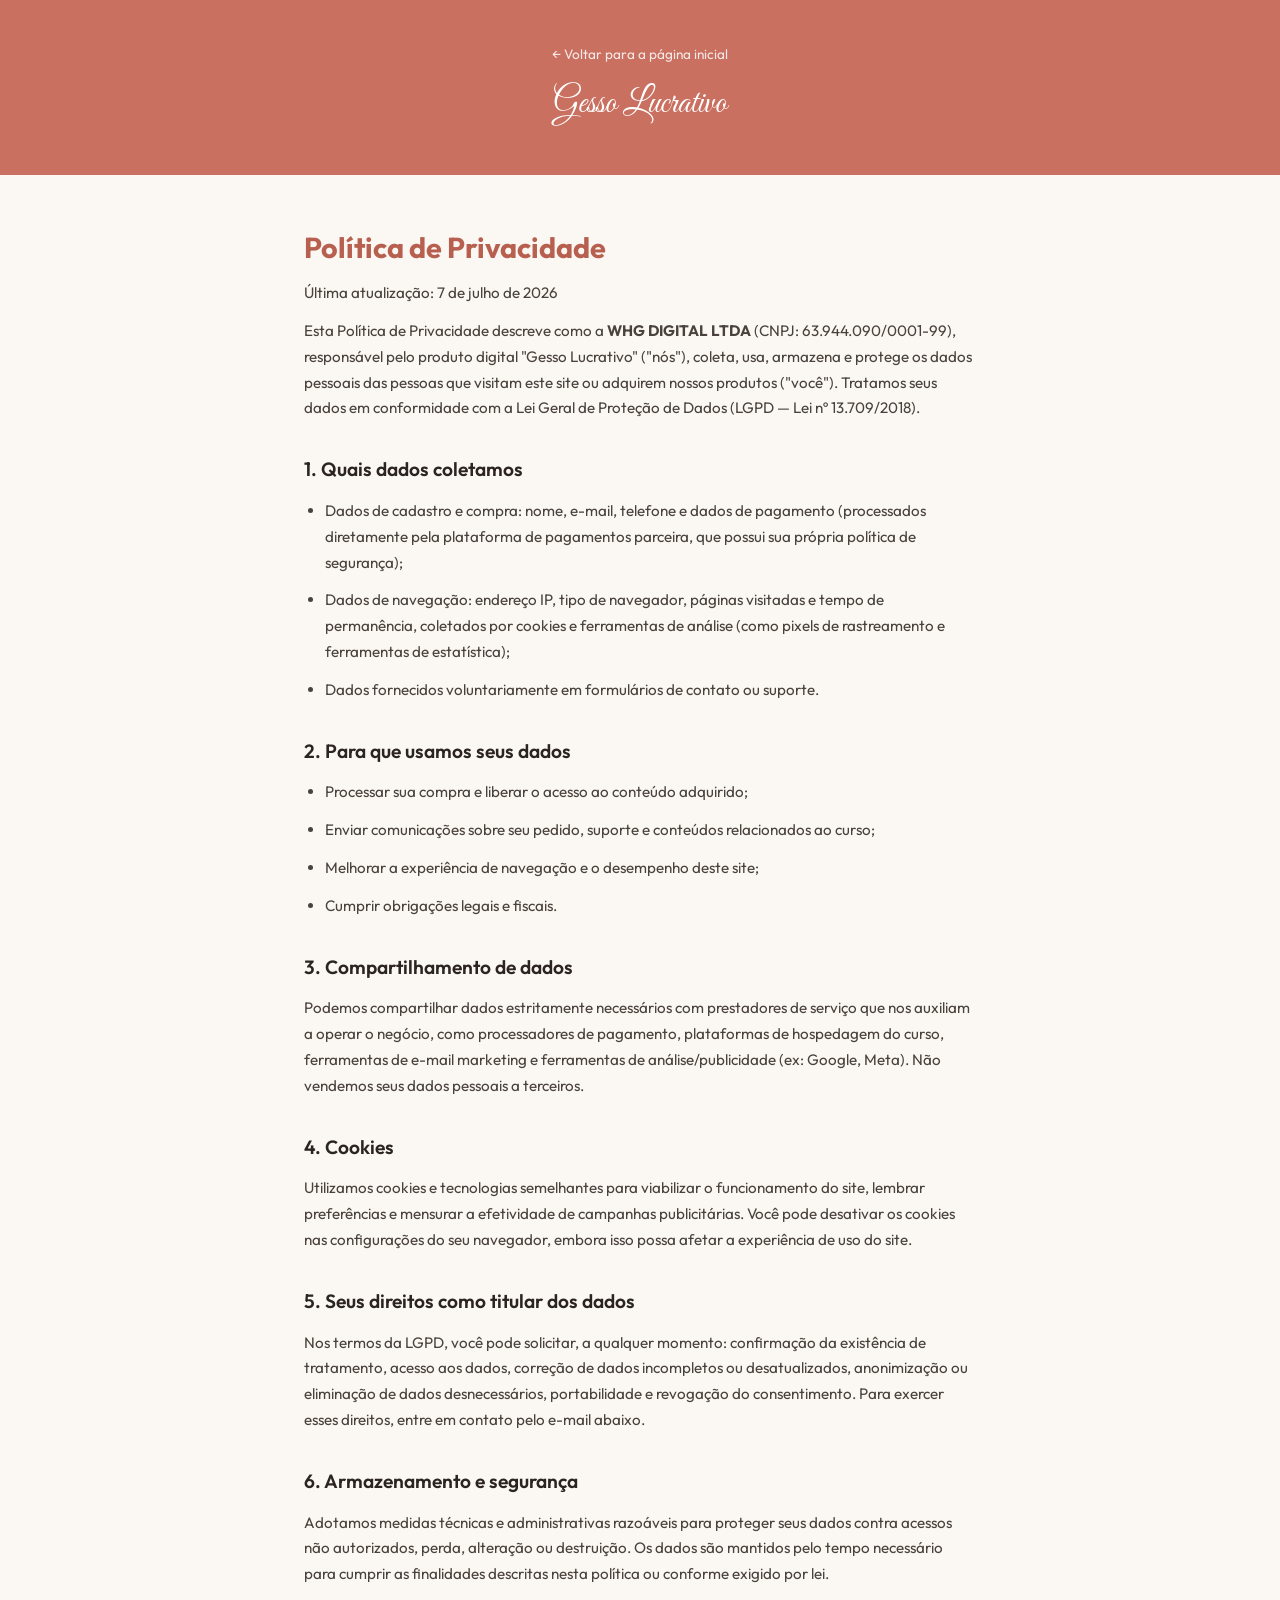
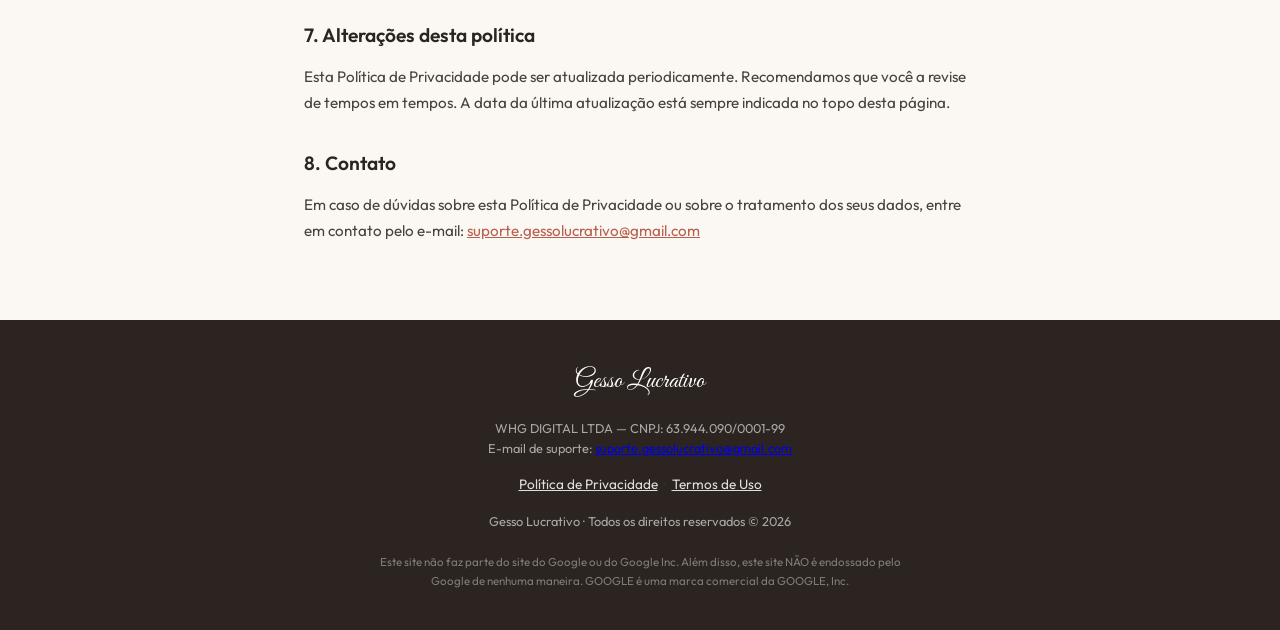
<file: politica-de-privacidade.html>
<!DOCTYPE html>
<html lang="pt-BR">

<head>
    <meta charset="UTF-8">
    <meta name="viewport" content="width=device-width, initial-scale=1.0">
    <title>Política de Privacidade — Gesso Lucrativo</title>
    <meta name="description" content="Política de Privacidade do curso Gesso Lucrativo, da WHG DIGITAL LTDA.">
    <meta name="robots" content="noindex">

    <link rel="preconnect" href="https://fonts.googleapis.com">
    <link rel="preconnect" href="https://fonts.gstatic.com" crossorigin>
    <link href="https://fonts.googleapis.com/css2?family=Outfit:wght@300;400;500;600;700&family=Great+Vibes&display=swap" rel="stylesheet">

    <style>
        * { margin: 0; padding: 0; box-sizing: border-box; }
        body {
            font-family: 'Outfit', sans-serif;
            color: #3A322C;
            background: #FBF7F2;
            line-height: 1.7;
        }
        .legal-header {
            background-color: #C97060;
            padding: 2.5rem 1.5rem;
            text-align: center;
        }
        .legal-header a {
            color: #ffffff;
            text-decoration: none;
            font-size: 0.85rem;
            opacity: 0.85;
        }
        .legal-brand {
            font-family: 'Great Vibes', cursive;
            font-size: 2.2rem;
            color: #ffffff;
            margin-top: 0.5rem;
        }
        .legal-container {
            max-width: 720px;
            margin: 0 auto;
            padding: 3rem 1.5rem 4rem;
        }
        .legal-container h1 {
            font-size: 1.8rem;
            font-weight: 700;
            color: #B86050;
            margin-bottom: 0.5rem;
        }
        .legal-updated {
            font-size: 0.85rem;
            color: #8a7f76;
            margin-bottom: 2rem;
        }
        .legal-container h2 {
            font-size: 1.2rem;
            font-weight: 600;
            color: #2B2420;
            margin: 2rem 0 0.75rem;
        }
        .legal-container p, .legal-container li {
            font-size: 0.95rem;
            color: #4a423c;
            margin-bottom: 0.75rem;
        }
        .legal-container ul {
            padding-left: 1.3rem;
            margin-bottom: 0.75rem;
        }
        .legal-container a { color: #B86050; }
        .site-footer {
            background-color: #2B2420;
            padding: 2.5rem 1.5rem;
            text-align: center;
        }
        .site-footer-container {
            max-width: 700px;
            margin: 0 auto;
            display: flex;
            flex-direction: column;
            gap: 0.9rem;
        }
        .site-footer-brand {
            font-family: 'Great Vibes', cursive;
            font-size: 1.6rem;
            color: #ffffff;
        }
        .site-footer-info {
            font-size: 0.8rem;
            line-height: 1.6;
            color: rgba(255, 255, 255, 0.6);
        }
        .site-footer-links {
            font-size: 0.85rem;
        }
        .site-footer-links a {
            color: rgba(255, 255, 255, 0.85);
            text-decoration: underline;
        }
        .site-footer-disclaimer {
            font-size: 0.72rem;
            line-height: 1.6;
            color: rgba(255, 255, 255, 0.4);
            max-width: 560px;
            margin: 0.5rem auto 0;
        }
    </style>
</head>

<body>

    <header class="legal-header">
        <a href="index.html">&larr; Voltar para a página inicial</a>
        <p class="legal-brand">Gesso Lucrativo</p>
    </header>

    <main class="legal-container">
        <h1>Política de Privacidade</h1>
        <p class="legal-updated">Última atualização: 7 de julho de 2026</p>

        <p>Esta Política de Privacidade descreve como a <strong>WHG DIGITAL LTDA</strong> (CNPJ: 63.944.090/0001-99), responsável pelo produto digital "Gesso Lucrativo" ("nós"), coleta, usa, armazena e protege os dados pessoais das pessoas que visitam este site ou adquirem nossos produtos ("você"). Tratamos seus dados em conformidade com a Lei Geral de Proteção de Dados (LGPD — Lei nº 13.709/2018).</p>

        <h2>1. Quais dados coletamos</h2>
        <ul>
            <li>Dados de cadastro e compra: nome, e-mail, telefone e dados de pagamento (processados diretamente pela plataforma de pagamentos parceira, que possui sua própria política de segurança);</li>
            <li>Dados de navegação: endereço IP, tipo de navegador, páginas visitadas e tempo de permanência, coletados por cookies e ferramentas de análise (como pixels de rastreamento e ferramentas de estatística);</li>
            <li>Dados fornecidos voluntariamente em formulários de contato ou suporte.</li>
        </ul>

        <h2>2. Para que usamos seus dados</h2>
        <ul>
            <li>Processar sua compra e liberar o acesso ao conteúdo adquirido;</li>
            <li>Enviar comunicações sobre seu pedido, suporte e conteúdos relacionados ao curso;</li>
            <li>Melhorar a experiência de navegação e o desempenho deste site;</li>
            <li>Cumprir obrigações legais e fiscais.</li>
        </ul>

        <h2>3. Compartilhamento de dados</h2>
        <p>Podemos compartilhar dados estritamente necessários com prestadores de serviço que nos auxiliam a operar o negócio, como processadores de pagamento, plataformas de hospedagem do curso, ferramentas de e-mail marketing e ferramentas de análise/publicidade (ex: Google, Meta). Não vendemos seus dados pessoais a terceiros.</p>

        <h2>4. Cookies</h2>
        <p>Utilizamos cookies e tecnologias semelhantes para viabilizar o funcionamento do site, lembrar preferências e mensurar a efetividade de campanhas publicitárias. Você pode desativar os cookies nas configurações do seu navegador, embora isso possa afetar a experiência de uso do site.</p>

        <h2>5. Seus direitos como titular dos dados</h2>
        <p>Nos termos da LGPD, você pode solicitar, a qualquer momento: confirmação da existência de tratamento, acesso aos dados, correção de dados incompletos ou desatualizados, anonimização ou eliminação de dados desnecessários, portabilidade e revogação do consentimento. Para exercer esses direitos, entre em contato pelo e-mail abaixo.</p>

        <h2>6. Armazenamento e segurança</h2>
        <p>Adotamos medidas técnicas e administrativas razoáveis para proteger seus dados contra acessos não autorizados, perda, alteração ou destruição. Os dados são mantidos pelo tempo necessário para cumprir as finalidades descritas nesta política ou conforme exigido por lei.</p>

        <h2>7. Alterações desta política</h2>
        <p>Esta Política de Privacidade pode ser atualizada periodicamente. Recomendamos que você a revise de tempos em tempos. A data da última atualização está sempre indicada no topo desta página.</p>

        <h2>8. Contato</h2>
        <p>Em caso de dúvidas sobre esta Política de Privacidade ou sobre o tratamento dos seus dados, entre em contato pelo e-mail: <a href="mailto:suporte.gessolucrativo@gmail.com">suporte.gessolucrativo@gmail.com</a></p>
    </main>

    <footer class="site-footer">
        <div class="site-footer-container">
            <p class="site-footer-brand">Gesso Lucrativo</p>
            <p class="site-footer-info">
                WHG DIGITAL LTDA — CNPJ: 63.944.090/0001-99<br>
                E-mail de suporte: <a href="mailto:suporte.gessolucrativo@gmail.com">suporte.gessolucrativo@gmail.com</a>
            </p>
            <p class="site-footer-links">
                <a href="politica-de-privacidade.html">Política de Privacidade</a> &nbsp;·&nbsp;
                <a href="termos-de-uso.html">Termos de Uso</a>
            </p>
            <p class="site-footer-info">Gesso Lucrativo · Todos os direitos reservados © 2026</p>
            <p class="site-footer-disclaimer">
                Este site não faz parte do site do Google ou do Google Inc. Além disso, este site NÃO é endossado pelo Google de nenhuma maneira. GOOGLE é uma marca comercial da GOOGLE, Inc.
            </p>
        </div>
    </footer>

</body>

</html>
</file>
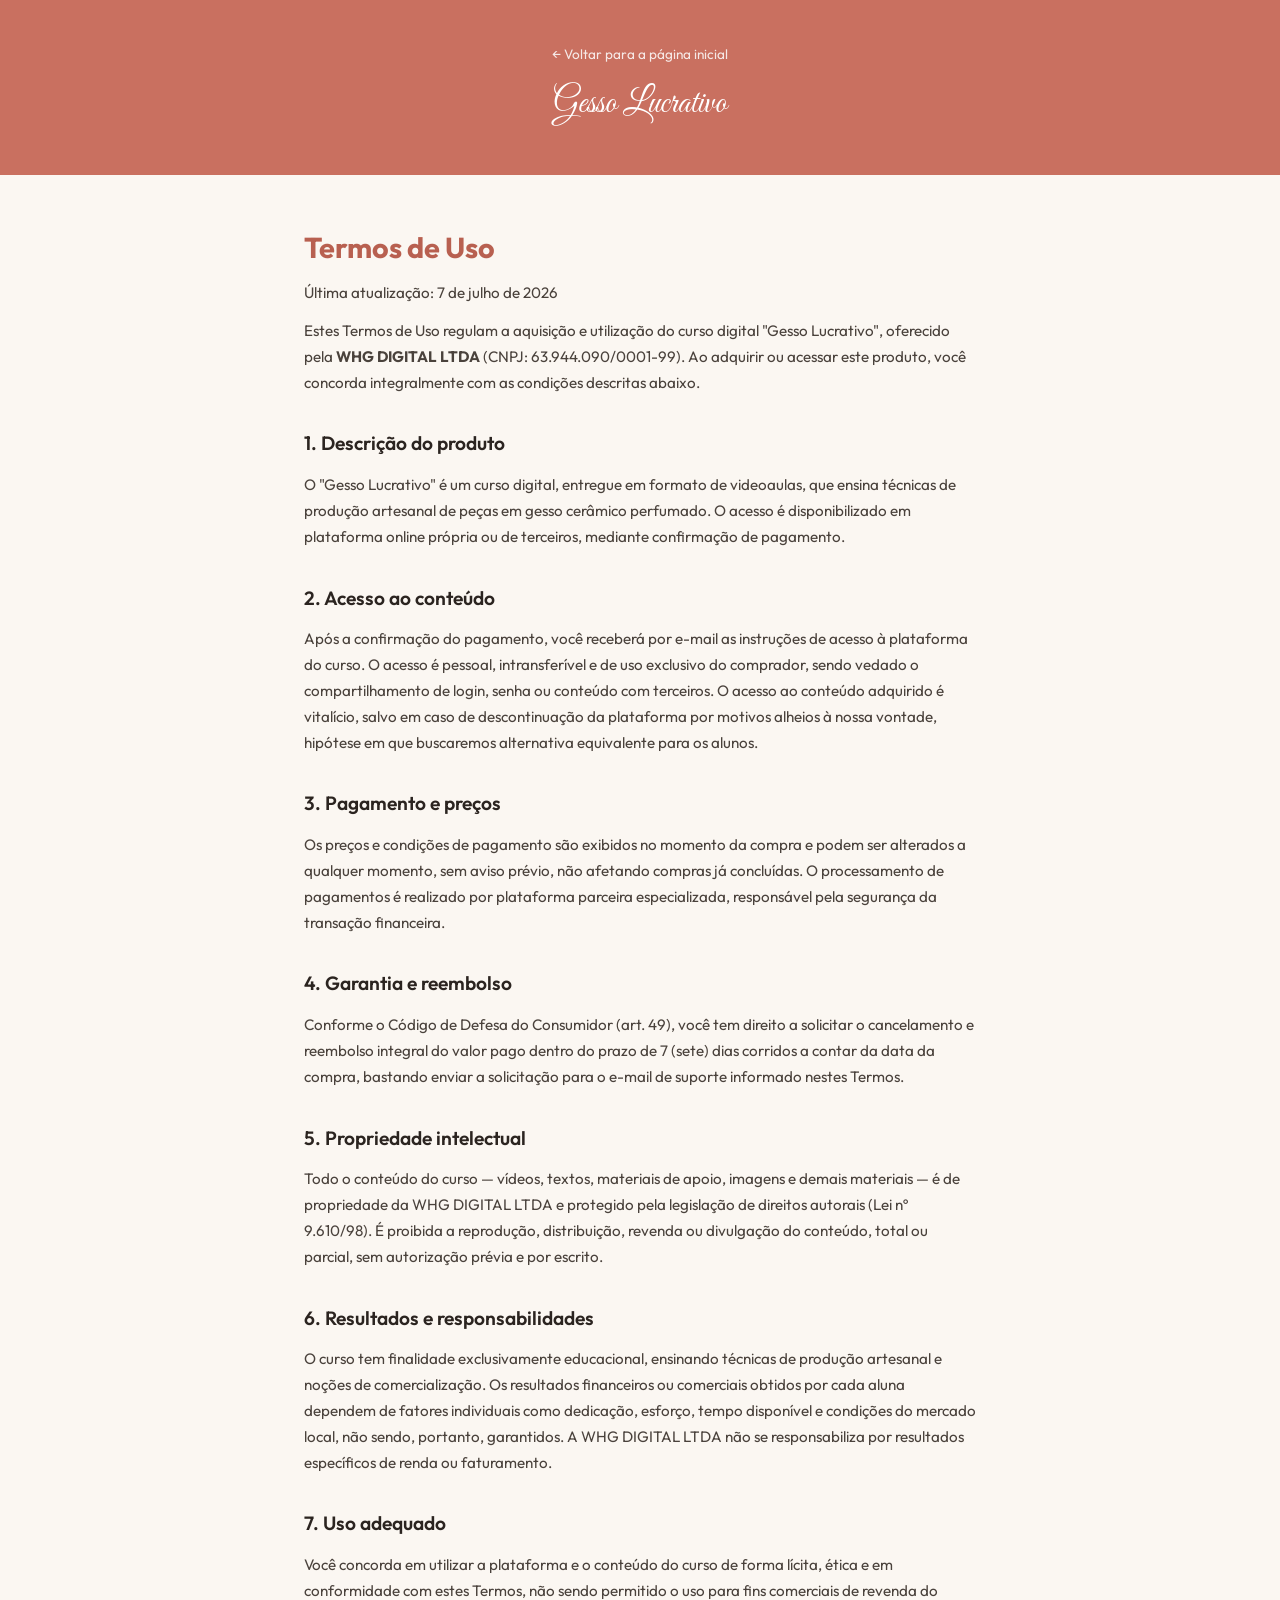
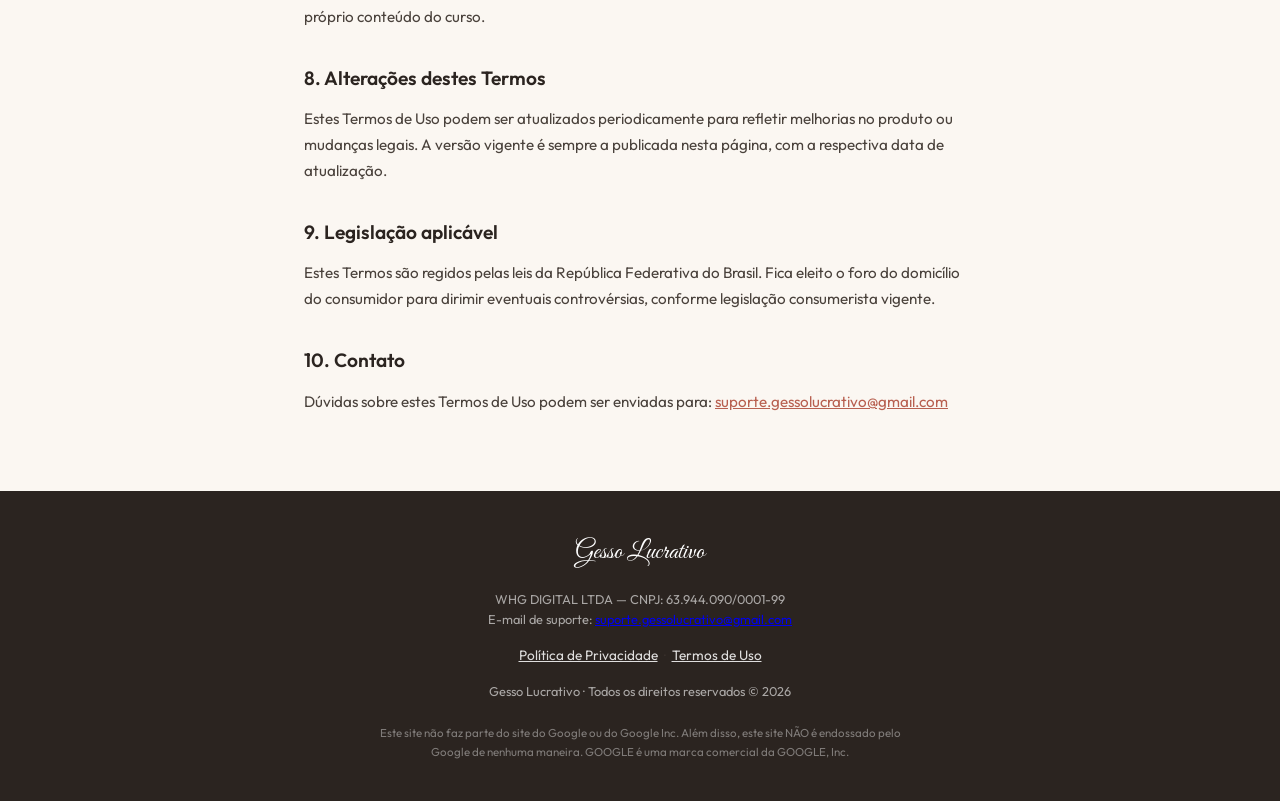
<file: termos-de-uso.html>
<!DOCTYPE html>
<html lang="pt-BR">

<head>
    <meta charset="UTF-8">
    <meta name="viewport" content="width=device-width, initial-scale=1.0">
    <title>Termos de Uso — Gesso Lucrativo</title>
    <meta name="description" content="Termos de Uso do curso Gesso Lucrativo, da WHG DIGITAL LTDA.">
    <meta name="robots" content="noindex">

    <link rel="preconnect" href="https://fonts.googleapis.com">
    <link rel="preconnect" href="https://fonts.gstatic.com" crossorigin>
    <link href="https://fonts.googleapis.com/css2?family=Outfit:wght@300;400;500;600;700&family=Great+Vibes&display=swap" rel="stylesheet">

    <style>
        * { margin: 0; padding: 0; box-sizing: border-box; }
        body {
            font-family: 'Outfit', sans-serif;
            color: #3A322C;
            background: #FBF7F2;
            line-height: 1.7;
        }
        .legal-header {
            background-color: #C97060;
            padding: 2.5rem 1.5rem;
            text-align: center;
        }
        .legal-header a {
            color: #ffffff;
            text-decoration: none;
            font-size: 0.85rem;
            opacity: 0.85;
        }
        .legal-brand {
            font-family: 'Great Vibes', cursive;
            font-size: 2.2rem;
            color: #ffffff;
            margin-top: 0.5rem;
        }
        .legal-container {
            max-width: 720px;
            margin: 0 auto;
            padding: 3rem 1.5rem 4rem;
        }
        .legal-container h1 {
            font-size: 1.8rem;
            font-weight: 700;
            color: #B86050;
            margin-bottom: 0.5rem;
        }
        .legal-updated {
            font-size: 0.85rem;
            color: #8a7f76;
            margin-bottom: 2rem;
        }
        .legal-container h2 {
            font-size: 1.2rem;
            font-weight: 600;
            color: #2B2420;
            margin: 2rem 0 0.75rem;
        }
        .legal-container p, .legal-container li {
            font-size: 0.95rem;
            color: #4a423c;
            margin-bottom: 0.75rem;
        }
        .legal-container ul {
            padding-left: 1.3rem;
            margin-bottom: 0.75rem;
        }
        .legal-container a { color: #B86050; }
        .site-footer {
            background-color: #2B2420;
            padding: 2.5rem 1.5rem;
            text-align: center;
        }
        .site-footer-container {
            max-width: 700px;
            margin: 0 auto;
            display: flex;
            flex-direction: column;
            gap: 0.9rem;
        }
        .site-footer-brand {
            font-family: 'Great Vibes', cursive;
            font-size: 1.6rem;
            color: #ffffff;
        }
        .site-footer-info {
            font-size: 0.8rem;
            line-height: 1.6;
            color: rgba(255, 255, 255, 0.6);
        }
        .site-footer-links {
            font-size: 0.85rem;
        }
        .site-footer-links a {
            color: rgba(255, 255, 255, 0.85);
            text-decoration: underline;
        }
        .site-footer-disclaimer {
            font-size: 0.72rem;
            line-height: 1.6;
            color: rgba(255, 255, 255, 0.4);
            max-width: 560px;
            margin: 0.5rem auto 0;
        }
    </style>
</head>

<body>

    <header class="legal-header">
        <a href="index.html">&larr; Voltar para a página inicial</a>
        <p class="legal-brand">Gesso Lucrativo</p>
    </header>

    <main class="legal-container">
        <h1>Termos de Uso</h1>
        <p class="legal-updated">Última atualização: 7 de julho de 2026</p>

        <p>Estes Termos de Uso regulam a aquisição e utilização do curso digital "Gesso Lucrativo", oferecido pela <strong>WHG DIGITAL LTDA</strong> (CNPJ: 63.944.090/0001-99). Ao adquirir ou acessar este produto, você concorda integralmente com as condições descritas abaixo.</p>

        <h2>1. Descrição do produto</h2>
        <p>O "Gesso Lucrativo" é um curso digital, entregue em formato de videoaulas, que ensina técnicas de produção artesanal de peças em gesso cerâmico perfumado. O acesso é disponibilizado em plataforma online própria ou de terceiros, mediante confirmação de pagamento.</p>

        <h2>2. Acesso ao conteúdo</h2>
        <p>Após a confirmação do pagamento, você receberá por e-mail as instruções de acesso à plataforma do curso. O acesso é pessoal, intransferível e de uso exclusivo do comprador, sendo vedado o compartilhamento de login, senha ou conteúdo com terceiros. O acesso ao conteúdo adquirido é vitalício, salvo em caso de descontinuação da plataforma por motivos alheios à nossa vontade, hipótese em que buscaremos alternativa equivalente para os alunos.</p>

        <h2>3. Pagamento e preços</h2>
        <p>Os preços e condições de pagamento são exibidos no momento da compra e podem ser alterados a qualquer momento, sem aviso prévio, não afetando compras já concluídas. O processamento de pagamentos é realizado por plataforma parceira especializada, responsável pela segurança da transação financeira.</p>

        <h2>4. Garantia e reembolso</h2>
        <p>Conforme o Código de Defesa do Consumidor (art. 49), você tem direito a solicitar o cancelamento e reembolso integral do valor pago dentro do prazo de 7 (sete) dias corridos a contar da data da compra, bastando enviar a solicitação para o e-mail de suporte informado nestes Termos.</p>

        <h2>5. Propriedade intelectual</h2>
        <p>Todo o conteúdo do curso — vídeos, textos, materiais de apoio, imagens e demais materiais — é de propriedade da WHG DIGITAL LTDA e protegido pela legislação de direitos autorais (Lei nº 9.610/98). É proibida a reprodução, distribuição, revenda ou divulgação do conteúdo, total ou parcial, sem autorização prévia e por escrito.</p>

        <h2>6. Resultados e responsabilidades</h2>
        <p>O curso tem finalidade exclusivamente educacional, ensinando técnicas de produção artesanal e noções de comercialização. Os resultados financeiros ou comerciais obtidos por cada aluna dependem de fatores individuais como dedicação, esforço, tempo disponível e condições do mercado local, não sendo, portanto, garantidos. A WHG DIGITAL LTDA não se responsabiliza por resultados específicos de renda ou faturamento.</p>

        <h2>7. Uso adequado</h2>
        <p>Você concorda em utilizar a plataforma e o conteúdo do curso de forma lícita, ética e em conformidade com estes Termos, não sendo permitido o uso para fins comerciais de revenda do próprio conteúdo do curso.</p>

        <h2>8. Alterações destes Termos</h2>
        <p>Estes Termos de Uso podem ser atualizados periodicamente para refletir melhorias no produto ou mudanças legais. A versão vigente é sempre a publicada nesta página, com a respectiva data de atualização.</p>

        <h2>9. Legislação aplicável</h2>
        <p>Estes Termos são regidos pelas leis da República Federativa do Brasil. Fica eleito o foro do domicílio do consumidor para dirimir eventuais controvérsias, conforme legislação consumerista vigente.</p>

        <h2>10. Contato</h2>
        <p>Dúvidas sobre estes Termos de Uso podem ser enviadas para: <a href="mailto:suporte.gessolucrativo@gmail.com">suporte.gessolucrativo@gmail.com</a></p>
    </main>

    <footer class="site-footer">
        <div class="site-footer-container">
            <p class="site-footer-brand">Gesso Lucrativo</p>
            <p class="site-footer-info">
                WHG DIGITAL LTDA — CNPJ: 63.944.090/0001-99<br>
                E-mail de suporte: <a href="mailto:suporte.gessolucrativo@gmail.com">suporte.gessolucrativo@gmail.com</a>
            </p>
            <p class="site-footer-links">
                <a href="politica-de-privacidade.html">Política de Privacidade</a> &nbsp;·&nbsp;
                <a href="termos-de-uso.html">Termos de Uso</a>
            </p>
            <p class="site-footer-info">Gesso Lucrativo · Todos os direitos reservados © 2026</p>
            <p class="site-footer-disclaimer">
                Este site não faz parte do site do Google ou do Google Inc. Além disso, este site NÃO é endossado pelo Google de nenhuma maneira. GOOGLE é uma marca comercial da GOOGLE, Inc.
            </p>
        </div>
    </footer>

</body>

</html>
</file>
<file: styles.css>
/* --- Wave Section Dividers --- */
.wsep {
    width: 100%;
    overflow: hidden;
    line-height: 0;
    display: block;
}
.wsep svg {
    display: block;
    width: 100%;
}
.wsep-bg-body    { background: transparent; }
.wsep-bg-white   { background: #ffffff; }
.wsep-bg-blue    { background: #6B9E8B; }
.wsep-bg-rose    { background: #FBF7F2; }
.wsep-bg-pink    { background: #C97060; }
.wsep-bg-faq     { background: #FAF6F1; }

/* --- Pain Points / Identification Section --- */
.pain-section {
    padding: 3rem 1.5rem 4rem 1.5rem;
    background-color: #ffffff;
    display: flex;
    justify-content: center;
}

.pain-container {
    max-width: 500px;
    width: 100%;
    display: flex;
    flex-direction: column;
    align-items: center;
}

.pain-header {
    display: flex;
    align-items: center;
    gap: 10px;
    margin-bottom: 2.5rem;
    text-align: center;
}

.pain-title {
    font-size: 1.9rem;
    font-weight: 700;
    color: #B86050;
    line-height: 1.2;
    letter-spacing: -0.02em;
}

.pain-hand {
    font-size: 1.8rem;
    animation: float 3s ease-in-out infinite;
    display: inline-block;
}

.pain-list {
    width: 100%;
    display: flex;
    flex-direction: column;
    gap: 0.85rem;
    margin-bottom: 2.5rem;
}

.pain-card {
    background-color: rgba(255, 255, 255, 0.92);
    border-radius: 16px;
    padding: 1.1rem 1.4rem;
    display: flex;
    align-items: center;
    gap: 1rem;
    box-shadow: 0 4px 20px rgba(180, 100, 80, 0.08);
    border: 1px solid rgba(236, 218, 218, 0.6);
    transition: transform 0.3s ease, box-shadow 0.3s ease;
}

.pain-card:hover {
    transform: translateX(6px);
    box-shadow: 0 8px 30px rgba(180, 100, 80, 0.15);
}

.pain-card p {
    font-size: 0.92rem;
    color: #4A3228;
    line-height: 1.5;
    font-weight: 500;
    margin: 0;
}

.pain-icon-wrap {
    flex-shrink: 0;
    width: 44px;
    height: 44px;
    border-radius: 12px;
    display: flex;
    align-items: center;
    justify-content: center;
    font-size: 1.3rem;
}

.pain-icon-rose {
    background-color: #EFE5D8;
}

.pain-icon-blue {
    background-color: #D8EDE6;
}

.pain-closing-box {
    background: linear-gradient(135deg, #C97060 0%, #B86050 100%);
    border-radius: 20px;
    padding: 2rem 1.8rem;
    width: 100%;
    text-align: center;
    box-shadow: 0 12px 35px rgba(180, 100, 80, 0.25);
    display: flex;
    flex-direction: column;
    align-items: center;
    gap: 1.2rem;
    position: relative;
    overflow: hidden;
}

.pain-closing-box::before {
    content: '';
    position: absolute;
    top: -30px;
    right: -30px;
    width: 120px;
    height: 120px;
    background: rgba(255, 255, 255, 0.07);
    border-radius: 50%;
}

.pain-closing-box::after {
    content: '';
    position: absolute;
    bottom: -40px;
    left: -20px;
    width: 140px;
    height: 140px;
    background: rgba(255, 255, 255, 0.05);
    border-radius: 50%;
}

.pain-closing-box p {
    font-size: 0.97rem;
    color: #fff;
    line-height: 1.65;
    font-weight: 400;
    margin: 0;
    position: relative;
    z-index: 1;
}

.pain-closing-box p strong {
    font-weight: 700;
    color: #D4EDE6;
}

.pain-closing-line {
    width: 40px;
    height: 2px;
    background: rgba(255, 255, 255, 0.4);
    border-radius: 2px;
}

@media (min-width: 768px) {
    .pain-container {
        max-width: 700px;
    }

    .pain-title {
        font-size: 2.5rem;
    }

    .pain-hand {
        font-size: 2.2rem;
    }

    .pain-card {
        padding: 1.3rem 1.8rem;
        gap: 1.2rem;
    }

    .pain-card p {
        font-size: 1.05rem;
    }

    .pain-icon-wrap {
        width: 52px;
        height: 52px;
        font-size: 1.5rem;
        border-radius: 14px;
    }

    .pain-closing-box {
        padding: 2.5rem 3rem;
    }

    .pain-closing-box p {
        font-size: 1.1rem;
        max-width: 520px;
    }
}

/* --- Announcement Bar --- */
.announcement-bar {
    width: 100%;
    background-color: #cc2222;
    color: #ffffff;
    text-align: center;
    padding: 0.65rem 1rem;
    font-size: 0.8rem;
    font-weight: 500;
    letter-spacing: 0.3px;
    line-height: 1.5;
}

.announcement-bar strong {
    color: #ffffff;
    font-weight: 700;
}

.announcement-sep {
    color: rgba(255, 255, 255, 0.5);
    margin: 0 0.4rem;
}

/* --- Hero Dark ---
   Seletor duplo (.hero-section.hero-dark) para vencer
   a especificidade de .hero-section { background: transparent } */
.hero-section.hero-dark {
    background-color: #C97060;
    background-image: none;
    min-height: auto;
    padding: 2rem 0 3rem;
}

.hero-dark .hero-container {
    max-width: 500px;
    padding: 0 1.5rem;
    display: flex;
    flex-direction: column;
    align-items: center;
    text-align: center;
    gap: 0;
}

.headline-dark {
    font-size: 1.65rem;
    font-weight: 700;
    color: #ffffff;
    line-height: 1.25;
    margin-bottom: 1rem;
    letter-spacing: -0.02em;
    text-align: center;
}

.headline-highlight {
    color: #FFF3E0;
}

.subheadline-dark {
    font-size: 0.95rem;
    color: rgba(255, 255, 255, 0.85);
    line-height: 1.55;
    margin-bottom: 1.8rem;
    text-align: center;
}

/* Carrossel no hero */
.hero-carousel {
    width: 100%;
    overflow: hidden;
    margin-bottom: 1.5rem;
    mask-image: linear-gradient(to right, transparent, black 8%, black 92%, transparent);
    -webkit-mask-image: linear-gradient(to right, transparent, black 8%, black 92%, transparent);
}

.hero-carousel-track {
    display: flex;
    gap: 10px;
    width: max-content;
    animation: hero-scroll 44s linear infinite;
}

.hero-carousel-item {
    width: 150px;
    height: 150px;
    border-radius: 12px;
    overflow: hidden;
    flex-shrink: 0;
    border: 1px solid rgba(255,255,255,0.08);
}

.hero-carousel-item img {
    width: 100%;
    height: 100%;
    object-fit: cover;
    display: block;
}

@keyframes hero-scroll {
    0%   { transform: translateX(0); }
    100% { transform: translateX(calc(-9 * (150px + 10px))); }
}

/* 3 cards de stats */
.hero-stats {
    width: 100%;
    display: grid;
    grid-template-columns: repeat(3, 1fr);
    gap: 8px;
    margin-bottom: 1.8rem;
}

.stat-card {
    background-color: rgba(255, 255, 255, 0.95);
    border: 1px solid rgba(255,255,255,0.4);
    border-radius: 12px;
    padding: 0.85rem 0.5rem;
    display: flex;
    flex-direction: column;
    align-items: center;
    gap: 4px;
}

.stat-icon {
    font-size: 1.2rem;
    line-height: 1;
}

.stat-number {
    font-size: 1rem;
    font-weight: 700;
    color: #C97060;
    line-height: 1;
}

.stat-label {
    font-size: 0.58rem;
    font-weight: 600;
    color: #4A3228;
    text-transform: uppercase;
    letter-spacing: 0.5px;
    line-height: 1.3;
    text-align: center;
}

.hero-guarantee {
    margin-top: 0.85rem;
    font-size: 0.8rem;
    color: rgba(255, 255, 255, 0.8);
    text-align: center;
}

.stat-icon {
    font-size: 1.2rem;
    line-height: 1;
}

.wsep-bg-dark {
    background: #C97060;
}

@media (min-width: 768px) {
    .announcement-bar {
        font-size: 0.9rem;
    }

    .hero-section.hero-dark {
        padding: 3rem 0 4rem;
    }

    .hero-dark .hero-container {
        max-width: 700px;
    }

    .headline-dark {
        font-size: 2.4rem;
        text-align: center;
    }

    .subheadline-dark {
        font-size: 1.1rem;
        max-width: 580px;
    }

    .hero-carousel-item {
        width: 200px;
        height: 200px;
    }

    @keyframes hero-scroll {
        0%   { transform: translateX(0); }
        100% { transform: translateX(calc(-9 * (200px + 10px))); }
    }

    .stat-number {
        font-size: 1.2rem;
    }

    .stat-label {
        font-size: 0.65rem;
    }
}

/* Reset and Base Styles */
* {
    margin: 0;
    padding: 0;
    box-sizing: border-box;
}

body {
    font-family: 'Outfit', sans-serif;
    color: #3D2E26;
    background-color: #FAF7F3;
    /* Restored fallback */
    /* Soft off-white */
    overflow-x: hidden;
    position: relative;
    background-image: url('images/bg.webp');
    background-size: cover;
    background-attachment: scroll;
    background-position: center top;
}

img {
    max-width: 100%;
    display: block;
    object-fit: cover;
}

/* Hero Section */
.hero-section {
    position: relative;
    width: 100%;
    min-height: 100vh;
    padding: 3rem 1.5rem;
    display: flex;
    justify-content: center;
    align-items: center;
    background-color: transparent;
}

.flower-decor {
    position: absolute;
    top: -25px;
    width: 140px;
    height: auto;
    filter: blur(4px);
    z-index: 15;
    opacity: 0.85;
    pointer-events: none;
}

.flower-left {
    left: -40px;
    transform: rotate(15deg);
}

.flower-right {
    right: -40px;
    width: 105px;
    transform: rotate(-25deg) scaleX(-1);
}

.bg-decor-1,
.bg-decor-2 {
    position: absolute;
    border-radius: 50%;
    filter: blur(60px);
    z-index: -1;
    opacity: 0.5;
}

.bg-decor-1 {
    top: -5%;
    left: -10%;
    width: 300px;
    height: 300px;
    background: #D4EDE6;
}

.bg-decor-2 {
    bottom: -10%;
    right: -10%;
    width: 400px;
    height: 400px;
    background: #e6f7ff;
}


.hero-container {
    max-width: 500px;
    /* Mobile first optimal width */
    width: 100%;
    display: flex;
    flex-direction: column;
    align-items: center;
    text-align: center;
    z-index: 10;
}

/* Images Wrappers */
.hero-images-wrapper {
    position: relative;
    width: 100%;
    max-width: 380px;
    margin: 0 auto 1.5rem auto;
    display: flex;
    justify-content: center;
}

/* Main Image Shape (Arched oval) */
.main-image-shape {
    width: 250px;
    height: 310px;
    border-radius: 120px 120px 120px 120px;
    overflow: hidden;
    border: 2px solid #E8D5C4;
    box-shadow: 0 15px 35px rgba(0, 0, 0, 0.05);
    background: rgba(255, 255, 255, 0.85);
    padding: 4px;
    position: relative;
    z-index: 2;
}

.main-image-shape img {
    width: 100%;
    height: 100%;
    border-radius: 115px 115px 115px 115px;
    /* Adjust inner radius */
    object-position: center;
}

/* Top Right Round Image */
.overlap-image-top-right {
    position: absolute;
    top: 5px;
    right: 5px;
    width: 100px;
    height: 100px;
    border-radius: 50%;
    overflow: hidden;
    border: 2px solid #E8D5C4;
    box-shadow: 0 10px 25px rgba(0, 0, 0, 0.06);
    background: rgba(255, 255, 255, 0.85);
    padding: 3px;
    z-index: 3;
}

.overlap-image-top-right img {
    border-radius: 50%;
    width: 100%;
    height: 100%;
}

/* Bottom Left Oval Pill Image */
.overlap-image-bottom-left {
    position: absolute;
    bottom: -15px;
    left: 20px;
    width: 85px;
    height: 130px;
    border-radius: 50px;
    overflow: hidden;
    border: 2px solid #E8D5C4;
    box-shadow: 0 10px 25px rgba(0, 0, 0, 0.06);
    background: rgba(255, 255, 255, 0.85);
    padding: 3px;
    z-index: 3;
}

.overlap-image-bottom-left img {
    border-radius: 47px;
    width: 100%;
    height: 100%;
}


/* Brand & Logo Area */
.logo-area {
    display: flex;
    flex-direction: column;
    align-items: center;
    margin-top: 2rem;
    margin-bottom: 1.5rem;
    position: relative;
}

.moon-icon {
    color: #111;
    margin-bottom: -15px;
    z-index: 5;
    background: #FAF7F3;
    /* Hide line below */
    padding: 0 10px;
}

.sparkles {
    position: absolute;
    top: 0;
    width: 100%;
    height: 100%;
    pointer-events: none;
}

.sparkle {
    position: absolute;
    color: #000;
    font-size: 10px;
    animation: pulse 2s infinite ease-in-out alternate;
}

.s1 {
    top: -20px;
    left: 30%;
    font-size: 14px;
}

.s2 {
    top: 0px;
    right: 25%;
    font-size: 8px;
    animation-delay: 0.5s;
}

.s3 {
    bottom: 20px;
    left: 15%;
    font-size: 12px;
    animation-delay: 1s;
}

@keyframes pulse {
    0% {
        transform: scale(0.8);
        opacity: 0.5;
    }

    100% {
        transform: scale(1.2);
        opacity: 1;
    }
}

.brand-name {
    font-family: 'Great Vibes', cursive;
    /* Elegant script */
    font-size: 2.8rem;
    color: #2b2b2b;
    font-weight: 400;
    line-height: 1;
    margin-top: 5px;
}

/* Content Area */
.hero-content {
    display: flex;
    flex-direction: column;
    align-items: center;
}

.headline {
    font-size: 2.2rem;
    font-weight: 700;
    color: #B86050;
    /* Muted aesthetic pink/red */
    line-height: 1.25;
    margin-bottom: 1.2rem;
    letter-spacing: -0.02em;
}

.subheadline {
    font-size: 1rem;
    color: #9A5248;
    /* Slightly lighter earthy tone */
    line-height: 1.5;
    margin-bottom: 2rem;
    padding: 0 0.5rem;
    font-weight: 400;
}

.subheadline strong {
    font-weight: 600;
    color: #a05a5b;
    /* Emphasized dark pink/brown */
}

/* Call to action button */
.cta-button {
    display: inline-block;
    background-color: #7ee04c;
    /* Vibrant lime green */
    color: #1e3d0c;
    /* Dark contrasting green */
    font-weight: 600;
    font-size: 1.1rem;
    text-decoration: none;
    padding: 1.2rem 2.5rem;
    border-radius: 50px;
    box-shadow: 0 8px 25px rgba(126, 224, 76, 0.4);
    transition: all 0.3s cubic-bezier(0.25, 0.8, 0.25, 1);
    text-transform: uppercase;
    letter-spacing: 0.5px;
    border: 2px solid transparent;
}

.cta-button:hover {
    transform: translateY(-4px);
    box-shadow: 0 12px 30px rgba(126, 224, 76, 0.5);
    background-color: #6ed040;
}

/* Desktop sizing up */
@media (min-width: 768px) {
    .hero-container {
        max-width: 1000px;
    }

    .headline {
        font-size: 3rem;
        max-width: 800px;
    }

    .subheadline {
        font-size: 1.25rem;
        max-width: 700px;
    }

    .main-image-shape {
        width: 320px;
        height: 380px;
    }

    .overlap-image-top-right {
        width: 120px;
        height: 120px;
        top: 0;
        right: -30px;
    }

    .overlap-image-bottom-left {
        width: 100px;
        height: 150px;
        bottom: -20px;
        left: -10px;
    }

    .hero-images-wrapper {
        margin-bottom: 2rem;
        max-width: 500px;
    }
}

/* --- Section 2: Info Section --- */
.info-section {
    background-color: #6B9E8B;
    /* Blue/gray background */
    padding: 4rem 1.5rem;
    display: flex;
    justify-content: center;
    border-radius: 0 0 20px 20px;
}

.info-container {
    max-width: 500px;
    width: 100%;
    display: flex;
    flex-direction: column;
    align-items: center;
    text-align: center;
}

/* Images wrapper in info section */
.info-images-wrapper {
    position: relative;
    width: 100%;
    max-width: 380px;
    margin: 0 auto 2.5rem auto;
    display: flex;
    justify-content: center;
}

/* Main Image (Arched shape) */
.info-main-image {
    width: 250px;
    height: 310px;
    border-radius: 120px 120px 120px 120px;
    overflow: hidden;
    border: 2px solid #8BBDAD;
    box-shadow: 0 10px 30px rgba(0, 0, 0, 0.1);
    background: transparent;
    padding: 3px;
    position: relative;
    z-index: 2;
}

.info-main-image img {
    width: 100%;
    height: 100%;
    border-radius: 115px 115px 115px 115px;
    object-position: center;
}

/* Overlapping Image */
.info-overlap-image {
    position: absolute;
    bottom: -20px;
    right: 15px;
    width: 140px;
    height: 160px;
    border-radius: 70px 70px 70px 70px;
    overflow: hidden;
    border: 2px solid #8BBDAD;
    box-shadow: 0 10px 30px rgba(0, 0, 0, 0.15);
    background: transparent;
    padding: 3px;
    z-index: 3;
}

.info-overlap-image img {
    border-radius: 67px 67px 67px 67px;
    width: 100%;
    height: 100%;
}

/* Texts */
.info-title {
    font-size: 1.8rem;
    font-weight: 700;
    color: #ffffff;
    line-height: 1.3;
    margin-bottom: 2rem;
}

.info-text {
    font-size: 0.95rem;
    line-height: 1.6;
    color: #ffffff;
    margin-bottom: 1.5rem;
}

.info-text.bold-text {
    font-weight: 600;
}

/* Card Box */
.info-card {
    background-color: rgba(255, 255, 255, 0.85);
    border-radius: 12px;
    padding: 2rem 1.5rem;
    margin: 2rem 0;
    width: 100%;
    box-shadow: 0 15px 35px rgba(0, 0, 0, 0.05);
}

.card-title {
    font-size: 1.25rem;
    font-weight: 600;
    color: #4D7A6A;
    /* grayish blue text */
    margin-bottom: 1.2rem;
}

.card-text {
    font-size: 0.9rem;
    line-height: 1.6;
    color: #4D7A6A;
    margin-bottom: 1.2rem;
}

.card-text:last-child {
    margin-bottom: 0;
}

/* Desktop sizing for info section */
@media (min-width: 768px) {
    .info-container {
        max-width: 1000px;
    }

    .info-main-image {
        width: 320px;
        height: 380px;
    }

    .info-overlap-image {
        width: 180px;
        height: 200px;
        bottom: -30px;
        right: -10px;
    }

    .info-images-wrapper {
        margin-bottom: 3rem;
        max-width: 500px;
    }

    .info-title {
        font-size: 2.5rem;
    }

    .info-text {
        font-size: 1.1rem;
    }

    .info-card {
        padding: 2.5rem 3rem;
        max-width: 800px;
    }

    .card-title {
        font-size: 1.5rem;
    }

    .card-text {
        font-size: 1.05rem;
    }
}

/* --- Section 3: Opportunities Section --- */
.opportunities-section {
    padding: 4rem 1.5rem;
    display: flex;
    justify-content: center;
    background-color: #FBF7F2;
}

.opp-container {
    max-width: 500px;
    width: 100%;
    display: flex;
    flex-direction: column;
    align-items: center;
}

.opp-title {
    font-size: 1.4rem;
    font-weight: 600;
    color: #6B9E8B;
    /* Blue Gray */
    text-align: center;
    line-height: 1.35;
    margin-bottom: 2.5rem;
}

.opp-list {
    display: flex;
    flex-direction: column;
    gap: 1.2rem;
    width: 100%;
    margin-bottom: 3.5rem;
}

.opp-item {
    display: flex;
    align-items: center;
    padding: 1rem 1.5rem;
    border-radius: 50px;
    box-shadow: 0 5px 15px rgba(0, 0, 0, 0.03);
    min-height: 70px;
}

.opp-blue {
    background-color: #6B9E8B;
}

.opp-pink {
    background-color: #C8DEC8;
}

.opp-icon {
    flex-shrink: 0;
    width: 24px;
    height: 24px;
    background-color: transparent;
    border: 2px solid #fff;
    border-radius: 50%;
    display: flex;
    justify-content: center;
    align-items: center;
    margin-right: 15px;
}

.opp-icon svg {
    width: 14px;
    height: 14px;
    color: #fff;
}

.opp-text {
    color: #333;
    /* Darker grey text inside the pills */
    font-size: 0.85rem;
    line-height: 1.4;
    font-weight: 500;
}

/* Story Overlay Section */
.story-wrapper {
    width: 100%;
    display: flex;
    flex-direction: column;
    align-items: center;
}

.story-blue-bg {
    background-color: #6B9E8B;
    border-radius: 20px;
    padding: 2.5rem 1.5rem 2rem 1.5rem;
    width: 100%;
    text-align: center;
    position: relative;
    /* optional little arrows using before/after */
}

.story-blue-bg::before,
.story-blue-bg::after {
    content: '';
    position: absolute;
    top: 50%;
    transform: translateY(-50%);
    width: 30px;
    height: 30px;
    background-color: #AACEC2;
    clip-path: polygon(50% 0%, 100% 50%, 50% 100%, 0% 50%);
    z-index: 0;
    opacity: 0.6;
}

.story-blue-bg::before {
    left: -15px;
}

.story-blue-bg::after {
    right: -15px;
}


.story-bg-text {
    margin-bottom: 2rem;
}

.story-bg-text p {
    color: #fff;
    font-size: 1rem;
    line-height: 1.4;
    font-weight: 600;
}

.story-white-card {
    background-color: rgba(255, 255, 255, 0.85);
    border-radius: 15px;
    padding: 2.5rem 1.5rem;
    border: 2px solid #B86050;
    position: relative;
    z-index: 1;
}

.story-tinytitle {
    font-size: 0.7rem;
    text-transform: uppercase;
    color: #B86050;
    letter-spacing: 1px;
    margin-bottom: 0.8rem;
    font-weight: 500;
}

.story-main-title {
    font-size: 1.15rem;
    color: #B86050;
    font-weight: 700;
    margin-bottom: 1.5rem;
    line-height: 1.3;
}

.story-paragraph {
    color: #B86050;
    font-size: 0.95rem;
    line-height: 1.6;
    margin-bottom: 1.5rem;
}

.story-paragraph:last-child {
    margin-bottom: 0;
}

/* Bottom Images */
.story-bottom-images {
    display: flex;
    justify-content: space-between;
    width: 100%;
    margin-top: 1.5rem;
    gap: 15px;
}

.s-img-img {
    flex: 1;
    border-radius: 10px;
    overflow: hidden;
    height: 150px;
    box-shadow: 0 5px 15px rgba(0, 0, 0, 0.08);
    border: 2px solid #E8D5C4;
}

.s-img-img img {
    width: 100%;
    height: 100%;
    object-fit: cover;
}

@media (min-width: 768px) {
    .opp-container {
        max-width: 800px;
    }

    .opp-title {
        font-size: 2rem;
    }

    .opp-text {
        font-size: 1.1rem;
    }

    .opp-item {
        padding: 1.2rem 2rem;
        min-height: 80px;
    }

    .story-wrapper {
        max-width: 600px;
    }

    .story-white-card {
        padding: 3rem 2.5rem;
    }

    .story-bottom-images {
        margin-top: 2rem;
        gap: 25px;
    }

    .s-img-img {
        height: 250px;
        border-radius: 15px;
    }
}

/* --- Section 4: Modules Section --- */
.modules-section {
    width: 100%;
    display: flex;
    flex-direction: column;
    align-items: center;
}

/* Intro part (Blue Background) */
.mod-intro-wrapper {
    background-color: #6B9E8B;
    width: 100%;
    padding: 3rem 1.5rem 4rem 1.5rem;
    text-align: center;
    color: #fff;
    display: flex;
    flex-direction: column;
    align-items: center;
}

.mod-intro-title {
    font-size: 1.5rem;
    font-weight: 700;
    margin-bottom: 0.5rem;
}

.mod-intro-subtitle {
    font-size: 1.1rem;
    font-weight: 600;
    margin-bottom: 2rem;
}

.mod-intro-text {
    font-size: 0.95rem;
    line-height: 1.6;
    margin-bottom: 1.5rem;
    max-width: 600px;
}

.mod-intro-text:last-of-type {
    margin-bottom: 0;
}

/* Modules container (White Background) */
.modules-container {
    background-color: transparent;
    width: 100%;
    padding: 3rem 1.5rem 5rem 1.5rem;
    display: flex;
    flex-direction: column;
    align-items: center;
}

.modules-main-title {
    font-size: 1.6rem;
    font-weight: 600;
    color: #6B9E8B;
    text-align: center;
    line-height: 1.3;
    margin-bottom: 3rem;
    margin-top: 1rem;
}

/* Module Cards */
.mod-card {
    width: 100%;
    max-width: 400px;
    border-radius: 15px;
    padding: 1.5rem;
    margin-bottom: 2rem;
    display: flex;
    flex-direction: column;
}

.mod-card:last-child {
    margin-bottom: 0;
}

.mod-pink {
    background-color: #C97060;
    /* Muted pink/brown */
    color: #fff;
}

.mod-blue {
    background-color: #6B9E8B;
    /* Blue grey */
    color: #fff;
}

/* Mod Image */
.mod-img {
    width: 100%;
    border-radius: 10px;
    overflow: hidden;
    margin-bottom: 1.5rem;
    height: 220px;
    box-shadow: 0 5px 15px rgba(0, 0, 0, 0.1);
}

.mod-img img {
    width: 100%;
    height: 100%;
    object-fit: cover;
}

/* Mod Text Content */
.mod-text-content {
    display: flex;
    flex-direction: column;
}

.mod-number {
    font-size: 0.8rem;
    font-weight: 600;
    text-transform: uppercase;
    margin-bottom: 0.5rem;
    letter-spacing: 0.5px;
}

.mod-name {
    font-size: 1.1rem;
    font-weight: 700;
    margin-bottom: 1rem;
    line-height: 1.3;
}

.mod-list {
    list-style: none;
    padding: 0;
    margin: 0;
}

.mod-list li {
    position: relative;
    padding-left: 18px;
    margin-bottom: 0.6rem;
    font-size: 0.85rem;
    line-height: 1.4;
    font-weight: 500;
}

.mod-list li::before {
    content: '';
    position: absolute;
    left: 0;
    top: 6px;
    width: 6px;
    height: 6px;
    background-color: #fff;
    border-radius: 50%;
}

/* --- Módulo: lista colapsável --- */
.mod-list-collapsible {
    max-height: 0;
    overflow: hidden;
    transition: max-height 0.45s ease, opacity 0.35s ease, margin-top 0.3s ease;
    opacity: 0;
    margin-top: 0;
}

.mod-list-collapsible.is-open {
    max-height: 700px;
    opacity: 1;
    margin-top: 1rem;
}

/* --- Botão de toggle do módulo --- */
.mod-toggle {
    display: flex;
    align-items: center;
    justify-content: space-between;
    width: 100%;
    background: rgba(255, 255, 255, 0.18);
    border: 1px solid rgba(255, 255, 255, 0.35);
    border-radius: 50px;
    padding: 0.6rem 1rem 0.6rem 1.2rem;
    color: #fff;
    font-family: 'Outfit', sans-serif;
    font-size: 0.85rem;
    font-weight: 600;
    cursor: pointer;
    margin-top: 1rem;
    transition: background 0.25s ease;
    text-align: left;
}

.mod-toggle:hover {
    background: rgba(255, 255, 255, 0.28);
}

.mod-toggle-icon {
    width: 18px;
    height: 18px;
    flex-shrink: 0;
    transition: transform 0.35s ease;
}

.mod-toggle[aria-expanded="true"] .mod-toggle-icon {
    transform: rotate(180deg);
}

.mod-toggle[aria-expanded="true"] .mod-toggle-text::before {
    content: "Ocultar ";
}

.mod-toggle[aria-expanded="false"] .mod-toggle-text::before {
    content: "";
}

@media (min-width: 768px) {
    .mod-intro-title {
        font-size: 2.2rem;
    }

    .mod-intro-subtitle {
        font-size: 1.4rem;
    }

    .mod-intro-text {
        font-size: 1.1rem;
    }

    .modules-main-title {
        font-size: 2.5rem;
    }

    .mod-card {
        max-width: 800px;
        flex-direction: row;
        padding: 2rem;
        gap: 2rem;
    }

    .mod-img {
        width: 300px;
        height: 300px;
        margin-bottom: 0;
        flex-shrink: 0;
    }

    .mod-text-content {
        flex: 1;
        justify-content: center;
    }

    .mod-name {
        font-size: 1.4rem;
    }

    .mod-list li {
        font-size: 1rem;
        margin-bottom: 0.8rem;
    }
}

/* Digital Format Box */
.digital-format-box {
    background-color: #6B9E8B;
    width: 100%;
    max-width: 450px;
    border-radius: 15px;
    padding: 2.5rem 1.5rem;
    margin-top: 3rem;
    display: flex;
    flex-direction: column;
    color: #fff;
    position: relative;
}

/* Little cutout effect on top (mocking the image design) */
.digital-format-box::before {
    content: '';
    position: absolute;
    top: -20px;
    left: 50%;
    transform: translateX(-50%);
    width: 80px;
    height: 40px;
    background-color: rgba(255, 255, 255, 0.85);
    border-radius: 0 0 40px 40px;
}

/* Video Placeholder */
.video-container {
    width: 100%;
    aspect-ratio: 16/9;
    background: linear-gradient(to bottom, #777, #111);
    border-radius: 10px;
    overflow: hidden;
    margin-bottom: 2rem;
    position: relative;
    box-shadow: 0 8px 20px rgba(0, 0, 0, 0.2);
}

.video-thumbnail {
    width: 100%;
    height: 100%;
    position: relative;
}

.video-overlay-text {
    position: absolute;
    top: 15px;
    left: 15px;
    display: flex;
    align-items: center;
    gap: 10px;
    font-size: 0.8rem;
    line-height: 1.2;
    color: #fff;
    text-shadow: 1px 1px 3px rgba(0, 0, 0, 0.8);
}

.video-icon-circle {
    width: 35px;
    height: 35px;
    background-color: #0056b3;
    border-radius: 50%;
    display: flex;
    align-items: center;
    justify-content: center;
    font-size: 1.1rem;
    font-weight: bold;
}

.video-overlay-text strong {
    font-size: 1rem;
}

.youtube-play-btn {
    position: absolute;
    top: 50%;
    left: 50%;
    transform: translate(-50%, -50%);
    width: 70px;
    height: 50px;
    cursor: pointer;
    transition: transform 0.2s;
}

.youtube-play-btn:hover {
    transform: translate(-50%, -50%) scale(1.05);
}

/* Digital Box Typography */
.digital-title {
    font-size: 1.3rem;
    font-weight: 700;
    margin-bottom: 1.8rem;
    line-height: 1.3;
}

.digital-text {
    font-size: 0.9rem;
    line-height: 1.6;
    margin-bottom: 1.5rem;
}

.digital-text:last-child {
    font-weight: 600;
    margin-bottom: 0;
}

@media (min-width: 768px) {
    .digital-format-box {
        max-width: 800px;
        padding: 3rem;
    }

    .digital-title {
        font-size: 1.8rem;
    }

    .digital-text {
        font-size: 1.05rem;
    }
}

/* --- Section 5: Author Section --- */
.author-section {
    width: 100%;
    padding: 5rem 1.5rem;
    background-color: #FBF7F2;
    display: flex;
    justify-content: center;
}

.author-container {
    max-width: 500px;
    width: 100%;
    display: flex;
    flex-direction: column;
    align-items: center;
    gap: 2rem;
}

.author-image-wrapper {
    position: relative;
    padding: 10px;
}

.author-img-shape {
    width: 230px;
    height: 230px;
    border-radius: 50%;
    overflow: hidden;
    border: 4px solid #C97060;
    box-shadow: 0 10px 25px rgba(0, 0, 0, 0.1);
}

.author-img-shape img {
    width: 100%;
    height: 100%;
    object-fit: cover;
    object-position: center top;
}

.author-content {
    text-align: center;
}

.author-title {
    font-size: 1.1rem;
    color: #6B9E8B;
    /* Blue Gray */
    text-transform: uppercase;
    letter-spacing: 1px;
    margin-bottom: 0.5rem;
    font-weight: 600;
}

.author-name {
    font-size: 2.5rem;
    font-family: 'Great Vibes', cursive;
    color: #B86050;
    margin-bottom: 1.5rem;
    font-weight: 400;
    line-height: 1.1;
}

.author-text {
    font-size: 0.95rem;
    line-height: 1.6;
    color: #555;
    margin-bottom: 1.2rem;
}

.author-text.bold-text {
    font-weight: 600;
    color: #C97060;
}

@media (min-width: 768px) {
    .author-container {
        max-width: 1000px;
        flex-direction: row;
        align-items: center;
        gap: 4rem;
    }

    .author-image-wrapper {
        flex: 1;
        display: flex;
        justify-content: flex-end;
    }

    .author-content {
        flex: 1;
        text-align: left;
    }

    .author-img-shape {
        width: 320px;
        height: 320px;
        border-width: 6px;
    }

    .author-title {
        font-size: 1.3rem;
    }

    .author-name {
        font-size: 3.5rem;
        margin-bottom: 2rem;
    }

    .author-text {
        font-size: 1.1rem;
    }
}

/* --- Section 6: Carousel Section --- */
.carousel-section {
    width: 100%;
    padding: 3rem 0;
    background-color: #ffffff;
    overflow: hidden;
    display: flex;
    flex-direction: column;
    align-items: center;
}

.carousel-title {
    font-size: 1.25rem;
    font-weight: 600;
    color: #6B9E8B;
    /* Blue Gray */
    text-align: center;
    line-height: 1.4;
    margin-bottom: 2.5rem;
    padding: 0 1.5rem;
}

.carousel-container {
    width: 100%;
    overflow: hidden;
    position: relative;
    /* Optional fade edges */
    mask-image: linear-gradient(to right, transparent, black 10%, black 90%, transparent);
    -webkit-mask-image: linear-gradient(to right, transparent, black 10%, black 90%, transparent);
}

.carousel-track {
    display: flex;
    gap: 15px;
    /* Space between images */
    width: max-content;
    animation: scroll 20s linear infinite;
}

.carousel-track:hover {
    animation-play-state: paused;
}

.carousel-item {
    width: 200px;
    /* Base width */
    height: 200px;
    border-radius: 12px;
    overflow: hidden;
    flex-shrink: 0;
    box-shadow: 0 5px 15px rgba(0, 0, 0, 0.05);
}

.carousel-item img {
    width: 100%;
    height: 100%;
    object-fit: cover;
    display: block;
}

@keyframes scroll {
    0% {
        transform: translateX(0);
    }

    100% {
        /* Move left by exactly half the track width (the width of the first original 5 images + their gaps).
           5 items * 200px + 5 items * 15px = 1075px. */
        transform: translateX(calc(-5 * (200px + 15px)));
    }
}

@media (min-width: 768px) {
    .carousel-title {
        font-size: 1.8rem;
    }

    .carousel-item {
        width: 300px;
        height: 300px;
    }

    .carousel-track {
        gap: 25px;
    }

    @keyframes scroll {
        0% {
            transform: translateX(0);
        }

        100% {
            transform: translateX(calc(-5 * (300px + 25px)));
        }
    }
}

/* --- Section 7: Testimonials Section --- */
.testimonials-section {
    width: 100%;
    padding: 5rem 1.5rem;
    background-color: #ffffff;
}

.testimonials-container {
    max-width: 500px;
    margin: 0 auto;
    display: flex;
    flex-direction: column;
    align-items: center;
    text-align: center;
}

.testimonials-eyebrow {
    font-size: 0.75rem;
    font-weight: 700;
    text-transform: uppercase;
    letter-spacing: 2px;
    color: #6B9E8B;
    margin-bottom: 0.8rem;
}

.testimonials-title {
    font-size: 1.8rem;
    font-weight: 700;
    color: #B86050;
    line-height: 1.25;
    margin-bottom: 0.8rem;
    letter-spacing: -0.02em;
}

.testimonials-subtitle {
    font-size: 0.95rem;
    color: #9A5248;
    line-height: 1.55;
    margin-bottom: 2rem;
    padding: 0 0.5rem;
}

.video-wrapper {
    width: 100%;
    max-width: 360px;
    border-radius: 20px;
    overflow: hidden;
    box-shadow: 0 20px 50px rgba(180, 100, 80, 0.18);
    border: 2px solid #E8D5C4;
}

.video-wrapper wistia-player {
    display: block;
    width: 100%;
}

@media (min-width: 768px) {
    .testimonials-title {
        font-size: 2.2rem;
    }

    .testimonials-container {
        max-width: 700px;
    }

    .video-wrapper {
        max-width: 420px;
    }
}

/* --- Section 8: Offer Section --- */
.offer-section {
    width: 100%;
    padding: 5rem 1.5rem;
    background-color: #FBF7F2;
    display: flex;
    justify-content: center;
    position: relative;
}

.offer-container {
    max-width: 500px;
    width: 100%;
    display: flex;
    justify-content: center;
}

.offer-card {
    background-color: #6B9E8B;
    /* Blue requested by user instead of pink */
    width: 100%;
    border-radius: 20px;
    padding: 3rem 1.5rem 3.5rem 1.5rem;
    color: #fff;
    text-align: center;
    box-shadow: 0 15px 40px rgba(0, 0, 0, 0.15);
    position: relative;
    display: flex;
    flex-direction: column;
    align-items: center;
}

/* Subtle cutout on top like the image */
.offer-card::before {
    content: '';
    position: absolute;
    top: -20px;
    left: 50%;
    transform: translateX(-50%);
    width: 80px;
    height: 40px;
    background-color: rgba(255, 255, 255, 0.85);
    /* Matches bg color before it starts */
    border-radius: 0 0 40px 40px;
}

.offer-subtitle {
    font-size: 0.8rem;
    font-weight: 700;
    text-transform: uppercase;
    letter-spacing: 1px;
    margin-bottom: 1rem;
    color: #C97060;
    /* Stronger pink for better contrast */
    margin-top: 1rem;
}

.offer-title {
    font-size: 1.4rem;
    font-weight: 600;
    line-height: 1.3;
    margin-bottom: 2rem;
}

.pink-highlight {
    color: #D4EDE6;
    /* Pastel pink highlight */
}

/* Price Display */
.price-area {
    margin-bottom: 2rem;
}

.old-price {
    font-size: 2.2rem;
    font-weight: 800;
    color: #3D6B5C;
    /* Darker blue/gray for strikethrough */
    text-decoration: line-through;
    text-decoration-thickness: 3px;
    margin-bottom: 20px;
}

.new-price {
    font-size: 4rem;
    font-weight: 800;
    color: #C97060;
    background-color: rgba(255, 255, 255, 0.85);
    padding: 10px 35px;
    border-radius: 15px;
    box-shadow: 0 8px 25px rgba(0, 0, 0, 0.1);
    line-height: 1;
    display: inline-block;
}

/* List with checks */
.offer-list {
    list-style: none;
    padding: 0;
    margin: 0 0 2.5rem 0;
    text-align: left;
    display: flex;
    flex-direction: column;
    gap: 15px;
    width: 100%;
    max-width: 320px;
}

.offer-list li {
    display: flex;
    align-items: flex-start;
    font-size: 0.95rem;
    line-height: 1.5;
    color: #e6eef2;
    /* Lighter blue/gray for text */
}

.offer-list li svg {
    width: 18px;
    height: 18px;
    background-color: #fff;
    color: #6B9E8B;
    /* Inner check is blue */
    border-radius: 50%;
    padding: 3px;
    margin-right: 10px;
    flex-shrink: 0;
    margin-top: 2px;
}

/* Attention Warning Box */
.attention-box {
    background-color: rgba(255, 255, 255, 0.85);
    border-radius: 12px;
    padding: 1.2rem;
    color: #333;
    font-size: 0.95rem;
    line-height: 1.4;
    font-weight: 500;
    width: 100%;
    margin-bottom: 2.5rem;
    box-shadow: 0 8px 20px rgba(0, 0, 0, 0.1);
}

.highlight-text {
    color: #e55c5c;
    /* Reddish orange warning color */
    font-weight: 700;
}

/* CTA logic */
.offer-card .cta-button {
    width: 100%;
    max-width: 300px;
    font-size: 1rem;
    padding: 1rem 1.5rem;
}

@media (min-width: 768px) {
    .offer-card {
        padding: 4rem 3rem;
        max-width: 600px;
    }

    .offer-title {
        font-size: 1.8rem;
    }

    .old-price {
        font-size: 3rem;
    }

    .new-price {
        font-size: 5rem;
    }

    .offer-list {
        max-width: 400px;
    }

    .offer-list li {
        font-size: 1.1rem;
    }

    .attention-box {
        font-size: 1.1rem;
        padding: 1.5rem;
    }

    .offer-card .cta-button {
        font-size: 1.1rem;
    }
}

/* --- Section 8: Epilogue Section --- */
.epilogue-section {
    background-color: #C97060;
    padding: 6rem 1.5rem;
    display: flex;
    justify-content: center;
}

.epilogue-container {
    max-width: 800px;
    width: 100%;
    color: #fff;
    text-align: center;
}

.epilogue-title {
    font-size: 1.6rem;
    font-weight: 500;
    margin-bottom: 2.5rem;
    line-height: 1.3;
}

.epilogue-list {
    list-style: none;
    padding: 0;
    margin: 0 auto 4rem auto;
    display: flex;
    flex-direction: column;
    gap: 1.5rem;
    text-align: left;
    max-width: 650px;
}

.epilogue-list li {
    display: flex;
    align-items: center;
    gap: 15px;
}

.epilogue-icon {
    flex-shrink: 0;
    width: 35px;
    height: 35px;
    background-color: #fff;
    border-radius: 50%;
    display: flex;
    justify-content: center;
    align-items: center;
}

.epilogue-icon svg {
    width: 18px;
    height: 18px;
    color: #C97060;
}

.epilogue-list p {
    font-size: 1.05rem;
    line-height: 1.4;
    margin: 0;
    font-weight: 400;
}

.epilogue-text-block {
    display: flex;
    flex-direction: column;
    gap: 1.5rem;
    max-width: 750px;
    margin: 0 auto;
}

.epilogue-text-block p {
    font-size: 1.05rem;
    line-height: 1.6;
    margin: 0;
    font-weight: 400;
}

.epilogue-text-block .epilogue-highlight {
    font-size: 1.2rem;
    font-weight: 600;
    color: #D4EDE6;
    margin-top: 1rem;
}

@media (min-width: 768px) {
    .epilogue-title {
        font-size: 2rem;
    }

    .epilogue-list p {
        font-size: 1.15rem;
    }

    .epilogue-icon {
        width: 45px;
        height: 45px;
    }

    .epilogue-icon svg {
        width: 20px;
        height: 20px;
    }

    .epilogue-text-block p {
        font-size: 1.15rem;
    }

    .epilogue-text-block .epilogue-highlight {
        font-size: 1.4rem;
    }
}

/* --- Section 9: FAQ Section --- */
.faq-section {
    padding: 5rem 1.5rem;
    background-color: #FAF6F1;
    /* Almost white */
    display: flex;
    justify-content: center;
}

.faq-container {
    max-width: 600px;
    width: 100%;
}

.faq-title {
    font-size: 2rem;
    line-height: 1.1;
    margin-bottom: 3rem;
    position: relative;
    padding-bottom: 1.5rem;
}

.faq-title::after {
    content: '';
    position: absolute;
    bottom: 0;
    left: 0;
    width: 100px;
    height: 1px;
    background-color: #6B9E8B;
}

.faq-title-blue {
    color: #6B9E8B;
    font-weight: 700;
}

.faq-title-dark {
    color: #333;
    font-weight: 300;
}

.faq-list {
    display: flex;
    flex-direction: column;
}

.faq-item {
    border-bottom: 1px solid #ddd;
}

.faq-question {
    background: none;
    border: none;
    width: 100%;
    text-align: left;
    padding: 1.5rem 0;
    font-size: 1rem;
    font-weight: 500;
    color: #444;
    cursor: pointer;
    display: flex;
    justify-content: space-between;
    align-items: center;
    transition: color 0.3s ease;
    font-family: 'Outfit', sans-serif;
}

.faq-question:hover {
    color: #6B9E8B;
}

.faq-icon {
    font-size: 1.5rem;
    font-weight: 300;
    color: #6B9E8B;
}

.faq-answer {
    max-height: 0;
    overflow: hidden;
    transition: max-height 0.4s ease, opacity 0.4s ease;
    opacity: 0;
}

.faq-answer p {
    font-size: 0.95rem;
    color: #666;
    line-height: 1.6;
    margin: 0;
    padding-bottom: 1.5rem;
}

.faq-item.active .faq-answer {
    max-height: 300px;
    opacity: 1;
}

.faq-item.active .faq-question {
    color: #6B9E8B;
}

/* --- Section 10: FAQ CTA Secton --- */
.faq-cta-section {
    background-color: #6B9E8B;
    padding: 4rem 1.5rem;
    display: flex;
    justify-content: center;
    text-align: center;
    border-top: 1px solid #5A8A7A;
}

.faq-cta-btn {
    display: inline-block;
    background-color: #fff;
    color: #444;
    font-weight: 600;
    font-size: 1rem;
    text-decoration: none;
    padding: 1.2rem 2.8rem;
    border-radius: 50px;
    box-shadow: 0 5px 15px rgba(0, 0, 0, 0.05);
    transition: all 0.3s ease;
}

.faq-cta-btn:hover {
    transform: translateY(-4px);
    box-shadow: 0 10px 25px rgba(0, 0, 0, 0.1);
    color: #222;
}

@media (min-width: 768px) {
    .faq-title {
        font-size: 2.8rem;
    }

    .faq-question {
        font-size: 1.15rem;
    }

    .faq-answer p {
        font-size: 1.05rem;
    }

    .faq-cta-btn {
        font-size: 1.1rem;
        padding: 1.2rem 3rem;
    }
}

/* --- Social Proof Badge (Hero) --- */
.social-proof-badge {
    display: inline-flex;
    align-items: center;
    gap: 8px;
    background: rgba(255, 255, 255, 0.92);
    border: 1px solid #E8D5C4;
    border-radius: 50px;
    padding: 0.5rem 1.2rem;
    margin-top: 1.5rem;
    box-shadow: 0 4px 15px rgba(180, 100, 80, 0.1);
}

.badge-stars {
    font-size: 0.85rem;
    letter-spacing: -1px;
}

.badge-text {
    font-size: 0.85rem;
    color: #6A4038;
    font-weight: 500;
}

.badge-text strong {
    color: #B86050;
}

.hero-guarantee {
    margin-top: 1rem;
    font-size: 0.82rem;
    color: #9A5248;
    text-align: center;
}

/* --- Mid-page CTA --- */
.mid-cta-wrapper {
    margin-top: 2.5rem;
    display: flex;
    flex-direction: column;
    align-items: center;
    gap: 0.75rem;
}

.mid-cta-guarantee {
    font-size: 0.82rem;
    color: rgba(255, 255, 255, 0.85);
    text-align: center;
}

/* --- Para Quem É Section --- */
.forwhom-section {
    background-color: #ffffff;
    padding: 4rem 1.5rem;
    display: flex;
    justify-content: center;
}

.forwhom-container {
    max-width: 500px;
    width: 100%;
    display: flex;
    flex-direction: column;
    align-items: center;
    text-align: center;
}

.forwhom-eyebrow {
    font-size: 0.72rem;
    font-weight: 700;
    text-transform: uppercase;
    letter-spacing: 2px;
    color: #6B9E8B;
    margin-bottom: 0.8rem;
}

.forwhom-title {
    font-size: 1.7rem;
    font-weight: 700;
    color: #B86050;
    line-height: 1.25;
    margin-bottom: 2.5rem;
    letter-spacing: -0.02em;
}

.forwhom-grid {
    display: grid;
    grid-template-columns: 1fr 1fr;
    gap: 1rem;
    width: 100%;
    margin-bottom: 2rem;
}

.forwhom-card {
    background: #FBF7F2;
    border: 1px solid #E8D5C4;
    border-radius: 16px;
    padding: 1.4rem 1rem;
    display: flex;
    flex-direction: column;
    align-items: center;
    gap: 0.75rem;
    text-align: center;
    transition: transform 0.3s ease, box-shadow 0.3s ease;
}

.forwhom-card:hover {
    transform: translateY(-4px);
    box-shadow: 0 10px 25px rgba(180, 100, 80, 0.1);
}

.forwhom-icon {
    font-size: 1.8rem;
    line-height: 1;
}

.forwhom-card p {
    font-size: 0.85rem;
    color: #4A3228;
    line-height: 1.5;
    margin: 0;
    font-weight: 400;
}

.forwhom-card p strong {
    color: #B86050;
    font-weight: 600;
}

.forwhom-closing {
    font-size: 1rem;
    font-weight: 600;
    color: #6B9E8B;
    line-height: 1.4;
    padding: 0 1rem;
}

@media (min-width: 768px) {
    .forwhom-container {
        max-width: 800px;
    }

    .forwhom-title {
        font-size: 2.2rem;
    }

    .forwhom-grid {
        grid-template-columns: repeat(4, 1fr);
        gap: 1.2rem;
    }

    .forwhom-card p {
        font-size: 0.95rem;
    }

    .forwhom-closing {
        font-size: 1.15rem;
    }
}

/* --- Bonuses Section --- */
.bonuses-section {
    background-color: #FBF7F2;
    padding: 5rem 1.5rem;
    display: flex;
    justify-content: center;
}

.bonuses-container {
    max-width: 500px;
    width: 100%;
    display: flex;
    flex-direction: column;
    align-items: center;
    text-align: center;
}

.bonuses-eyebrow {
    font-size: 0.72rem;
    font-weight: 700;
    text-transform: uppercase;
    letter-spacing: 2px;
    color: #C97060;
    margin-bottom: 0.8rem;
}

.bonuses-title {
    font-size: 1.7rem;
    font-weight: 700;
    color: #B86050;
    line-height: 1.25;
    margin-bottom: 0.8rem;
    letter-spacing: -0.02em;
}

.bonuses-subtitle {
    font-size: 0.95rem;
    color: #9A5248;
    line-height: 1.55;
    margin-bottom: 2.5rem;
    padding: 0 0.5rem;
}

.bonuses-subtitle strong {
    color: #B86050;
    font-weight: 700;
}

.bonuses-list {
    width: 100%;
    display: flex;
    flex-direction: column;
    gap: 1rem;
    margin-bottom: 2.5rem;
}

.bonus-card {
    background: #ffffff;
    border: 1px solid #E8D5C4;
    border-radius: 16px;
    padding: 1.4rem 1.5rem;
    text-align: left;
    box-shadow: 0 4px 15px rgba(180, 100, 80, 0.06);
    transition: transform 0.3s ease, box-shadow 0.3s ease;
}

.bonus-card:hover {
    transform: translateY(-4px);
    box-shadow: 0 12px 30px rgba(180, 100, 80, 0.12);
}

.bonus-header {
    display: flex;
    align-items: center;
    justify-content: space-between;
    margin-bottom: 0.6rem;
}

.bonus-number {
    font-size: 0.7rem;
    font-weight: 700;
    text-transform: uppercase;
    letter-spacing: 1px;
    color: #6B9E8B;
}

.bonus-value {
    font-size: 0.78rem;
    color: #9A5248;
}

.bonus-value s {
    color: #bbb;
}

.bonus-value strong {
    color: #2a8c2a;
    font-weight: 700;
}

.bonus-name {
    font-size: 1rem;
    font-weight: 700;
    color: #B86050;
    margin-bottom: 0.6rem;
    line-height: 1.3;
}

.bonus-desc {
    font-size: 0.87rem;
    color: #6b5050;
    line-height: 1.55;
    margin: 0;
}

.bonuses-total {
    width: 100%;
    background: linear-gradient(135deg, #C97060 0%, #B86050 100%);
    border-radius: 20px;
    padding: 2rem 1.5rem;
    display: flex;
    flex-direction: column;
    align-items: center;
    gap: 1.2rem;
    box-shadow: 0 12px 35px rgba(180, 100, 80, 0.25);
}

.bonuses-total-text {
    font-size: 1.1rem;
    color: #fff;
    font-weight: 400;
    margin: 0;
}

.bonuses-total-text strong {
    font-weight: 700;
    font-size: 1.3rem;
}

.bonuses-guarantee {
    font-size: 0.82rem;
    color: rgba(255, 255, 255, 0.85);
    margin: 0;
}

@media (min-width: 768px) {
    .bonuses-container {
        max-width: 800px;
    }

    .bonuses-title {
        font-size: 2.2rem;
    }

    .bonuses-subtitle {
        font-size: 1.1rem;
    }

    .bonus-card {
        padding: 1.8rem 2rem;
    }

    .bonus-name {
        font-size: 1.15rem;
    }

    .bonus-desc {
        font-size: 1rem;
    }

    .bonuses-total {
        padding: 2.5rem 3rem;
    }

    .bonuses-total-text {
        font-size: 1.3rem;
    }
}

/* --- Testimonials Grid (Text Cards) --- */
.testimonials-grid {
    width: 100%;
    display: flex;
    flex-direction: column;
    gap: 1rem;
    margin-top: 1rem;
}

.testimonial-card {
    background: #ffffff;
    border: 1px solid #E8D5C4;
    border-radius: 16px;
    padding: 1.5rem;
    text-align: left;
    box-shadow: 0 4px 15px rgba(180, 100, 80, 0.06);
    transition: transform 0.3s ease, box-shadow 0.3s ease;
}

.testimonial-card:hover {
    transform: translateY(-4px);
    box-shadow: 0 12px 30px rgba(180, 100, 80, 0.12);
}

.testimonial-stars {
    font-size: 0.95rem;
    letter-spacing: -1px;
    margin-bottom: 0.8rem;
}

.testimonial-text {
    font-size: 0.9rem;
    color: #4A3228;
    line-height: 1.6;
    margin: 0 0 1rem 0;
    font-style: italic;
}

.testimonial-author {
    display: flex;
    align-items: center;
    gap: 10px;
}

.testimonial-avatar {
    width: 42px;
    height: 42px;
    border-radius: 50%;
    object-fit: cover;
    flex-shrink: 0;
    border: 2px solid #E8D5C4;
}

.testimonial-author-info {
    display: flex;
    flex-direction: column;
    gap: 2px;
}

.testimonial-name {
    font-size: 0.85rem;
    font-weight: 700;
    color: #B86050;
}

.testimonial-location {
    font-size: 0.78rem;
    color: #8A6050;
}

@media (min-width: 768px) {
    .testimonials-grid {
        display: grid;
        grid-template-columns: 1fr 1fr;
        gap: 1.2rem;
    }

    .testimonials-container {
        max-width: 900px;
    }

    .testimonial-text {
        font-size: 1rem;
    }
}

/* --- Final CTA Section --- */
.final-cta-section {
    background-color: #6B9E8B;
    padding: 5rem 1.5rem;
    display: flex;
    justify-content: center;
    text-align: center;
}

.final-cta-container {
    max-width: 600px;
    width: 100%;
    display: flex;
    flex-direction: column;
    align-items: center;
    gap: 1.2rem;
}

.final-cta-title {
    font-size: 1.8rem;
    font-weight: 700;
    color: #ffffff;
    line-height: 1.25;
    letter-spacing: -0.02em;
}

.final-cta-text {
    font-size: 1rem;
    color: rgba(255, 255, 255, 0.9);
    line-height: 1.5;
}

.final-cta-guarantee {
    font-size: 0.82rem;
    color: rgba(255, 255, 255, 0.8);
    margin: 0;
}

@media (min-width: 768px) {
    .final-cta-title {
        font-size: 2.4rem;
    }

    .final-cta-text {
        font-size: 1.15rem;
    }
}

/* --- Site Footer --- */
.site-footer {
    background-color: #2B2420;
    padding: 3rem 1.5rem 2rem;
    text-align: center;
}

.site-footer-container {
    max-width: 700px;
    margin: 0 auto;
    display: flex;
    flex-direction: column;
    gap: 0.9rem;
}

.site-footer-brand {
    font-family: 'Great Vibes', cursive;
    font-size: 1.8rem;
    color: #ffffff;
}

.site-footer-info {
    font-size: 0.82rem;
    line-height: 1.6;
    color: rgba(255, 255, 255, 0.6);
}

.site-footer-links {
    font-size: 0.85rem;
    color: rgba(255, 255, 255, 0.75);
}

.site-footer-links a {
    color: rgba(255, 255, 255, 0.85);
    text-decoration: underline;
}

.site-footer-links a:hover {
    color: #ffffff;
}

.site-footer-disclaimer {
    font-size: 0.72rem;
    line-height: 1.6;
    color: rgba(255, 255, 255, 0.4);
    max-width: 560px;
    margin: 0.5rem auto 0;
}

/* --- Animations & Interactions --- */

/* Pulse CTA Button */
@keyframes pulse-btn {
    0% {
        transform: scale(1);
        box-shadow: 0 8px 25px rgba(126, 224, 76, 0.4);
    }

    50% {
        transform: scale(1.05);
        box-shadow: 0 12px 35px rgba(126, 224, 76, 0.6);
    }

    100% {
        transform: scale(1);
        box-shadow: 0 8px 25px rgba(126, 224, 76, 0.4);
    }
}

.cta-button {
    animation: pulse-btn 2.5s infinite;
}

.cta-button:hover {
    animation: none;
    /* stop pulse on hover */
    transform: translateY(-4px) scale(1.02);
}

/* Floating Images in Hero */
@keyframes float {
    0% {
        transform: translateY(0px) rotate(0deg);
    }

    50% {
        transform: translateY(-10px) rotate(2deg);
    }

    100% {
        transform: translateY(0px) rotate(0deg);
    }
}

@keyframes float-reverse {
    0% {
        transform: translateY(0px) rotate(0deg);
    }

    50% {
        transform: translateY(12px) rotate(-3deg);
    }

    100% {
        transform: translateY(0px) rotate(0deg);
    }
}

.overlap-image-top-right {
    animation: float 5s ease-in-out infinite;
}

.overlap-image-bottom-left {
    animation: float-reverse 6s ease-in-out infinite;
}

.flower-left,
.flower-right {
    animation: float 7s ease-in-out infinite;
}

/* Hover Lift Classes */
.mod-card,
.info-card,
.story-white-card,
.opp-item,
.offer-card {
    transition: transform 0.3s ease, box-shadow 0.3s ease;
}

.mod-card:hover,
.info-card:hover,
.story-white-card:hover {
    transform: translateY(-8px);
    box-shadow: 0 20px 40px rgba(0, 0, 0, 0.12);
}

.opp-item:hover {
    transform: translateX(8px);
    background-color: #d8edf7;
    /* Slightly brighter blue for hover */
}

.opp-pink:hover {
    background-color: #f7dadd;
    /* Slightly brighter pink for hover */
}

/* Fade In Up (Scroll Animation logic) */
.animate-on-scroll {
    opacity: 0;
    transform: translateY(30px);
    transition: opacity 0.8s cubic-bezier(0.25, 0.8, 0.25, 1), transform 0.8s cubic-bezier(0.25, 0.8, 0.25, 1);
    will-change: opacity, transform;
}

.animate-on-scroll.is-visible {
    opacity: 1;
    transform: translateY(0);
}
</file>
